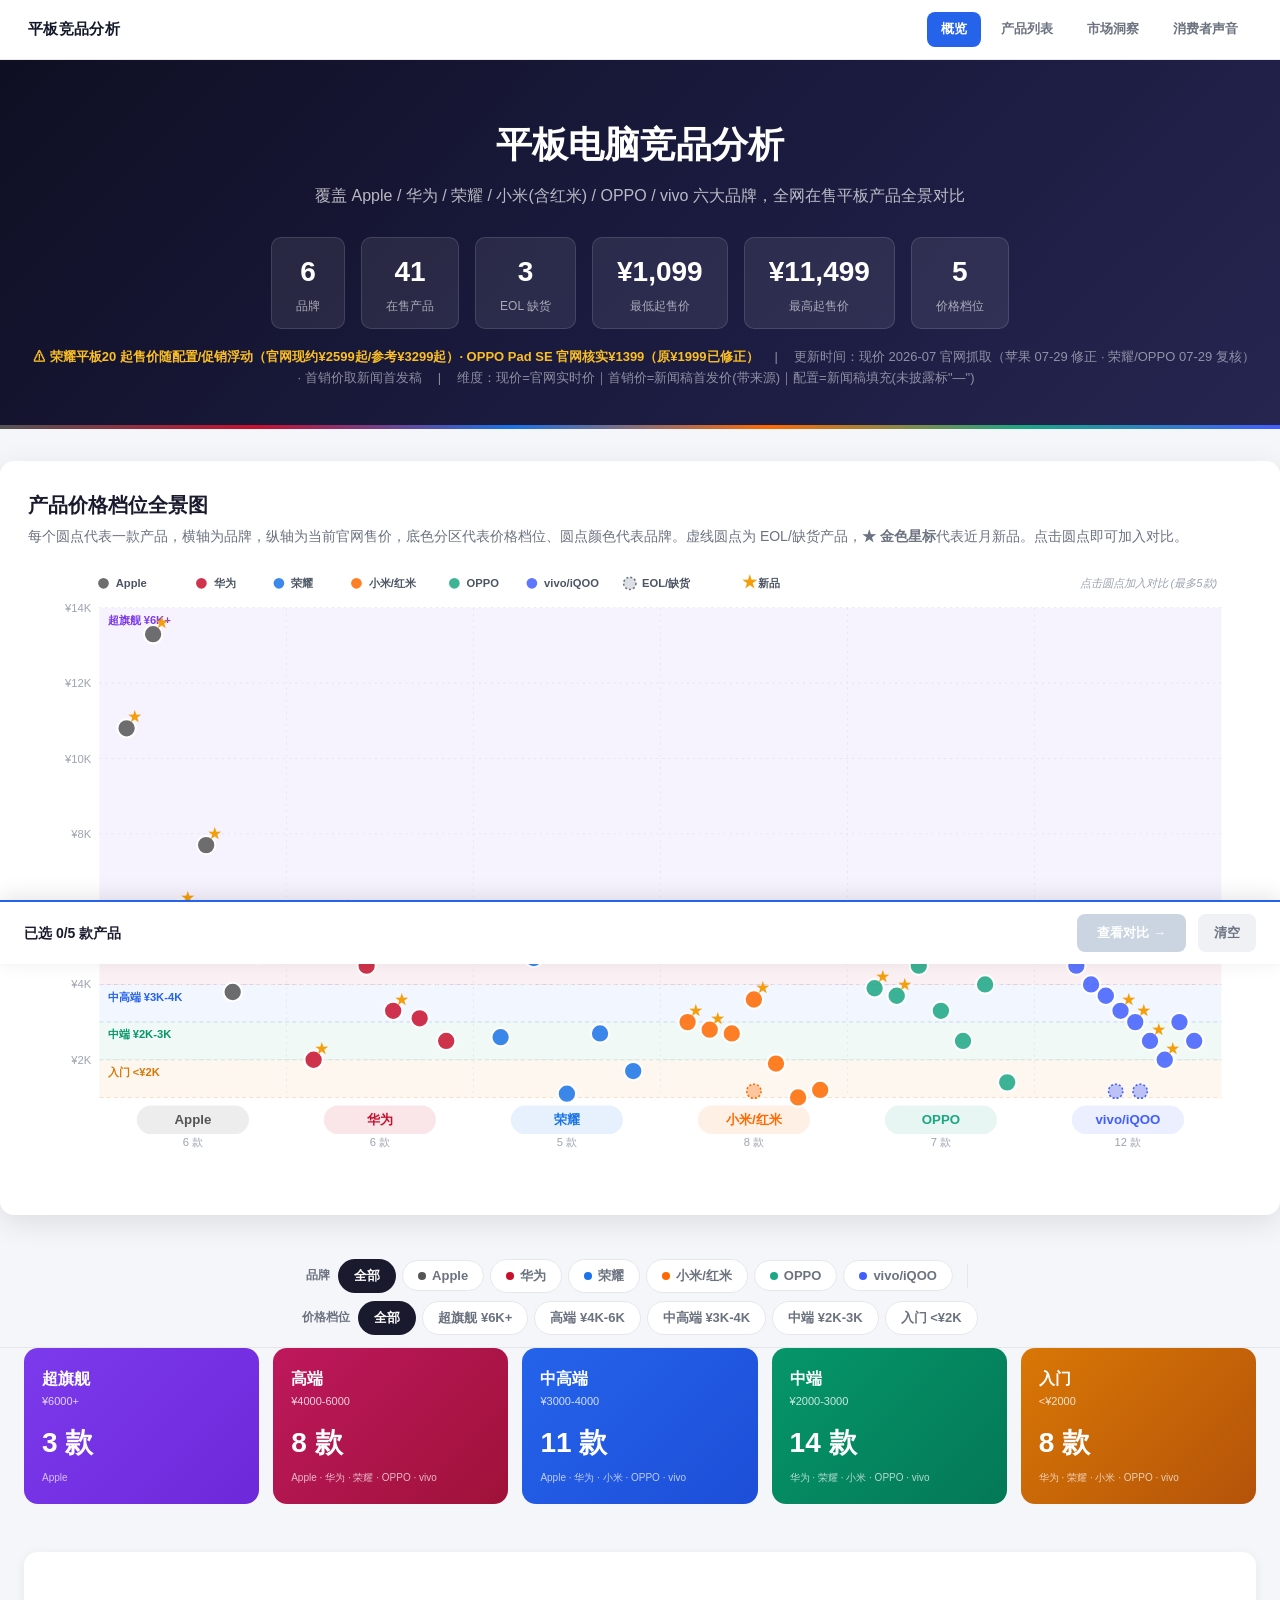
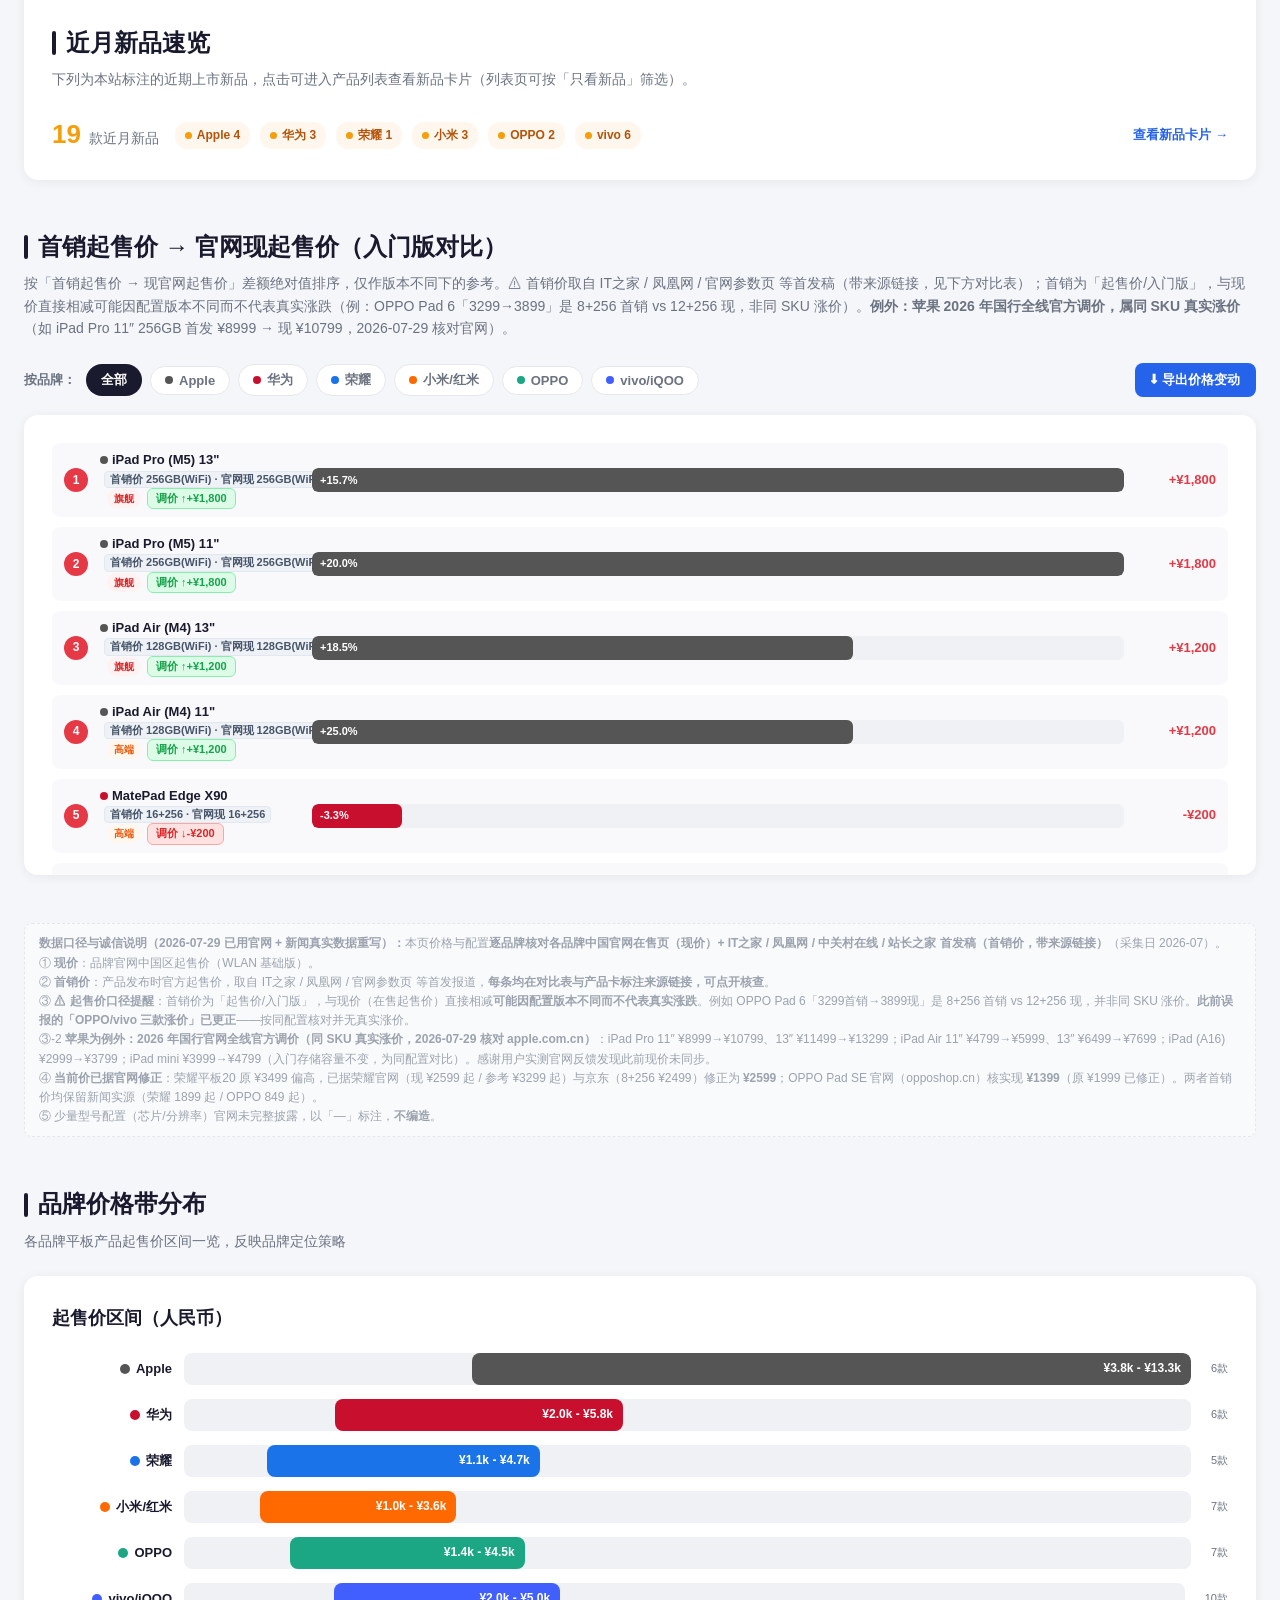
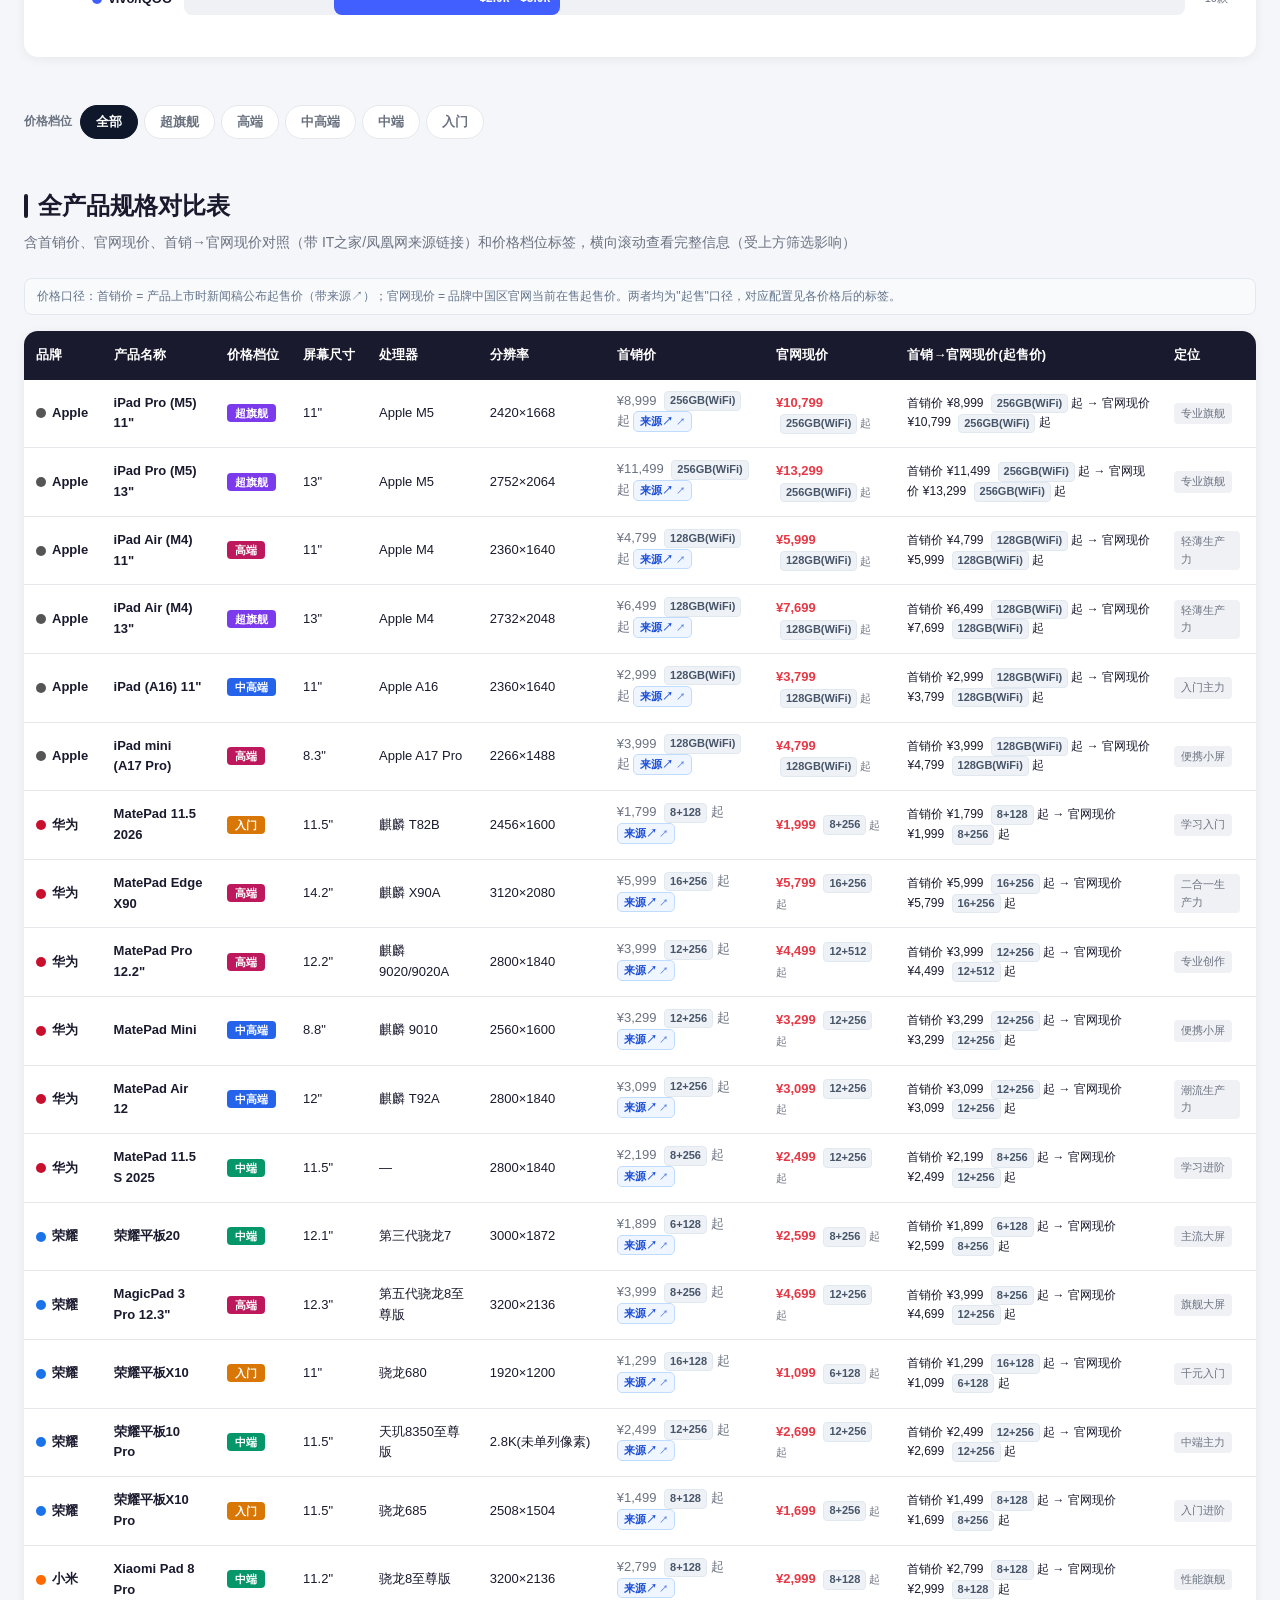
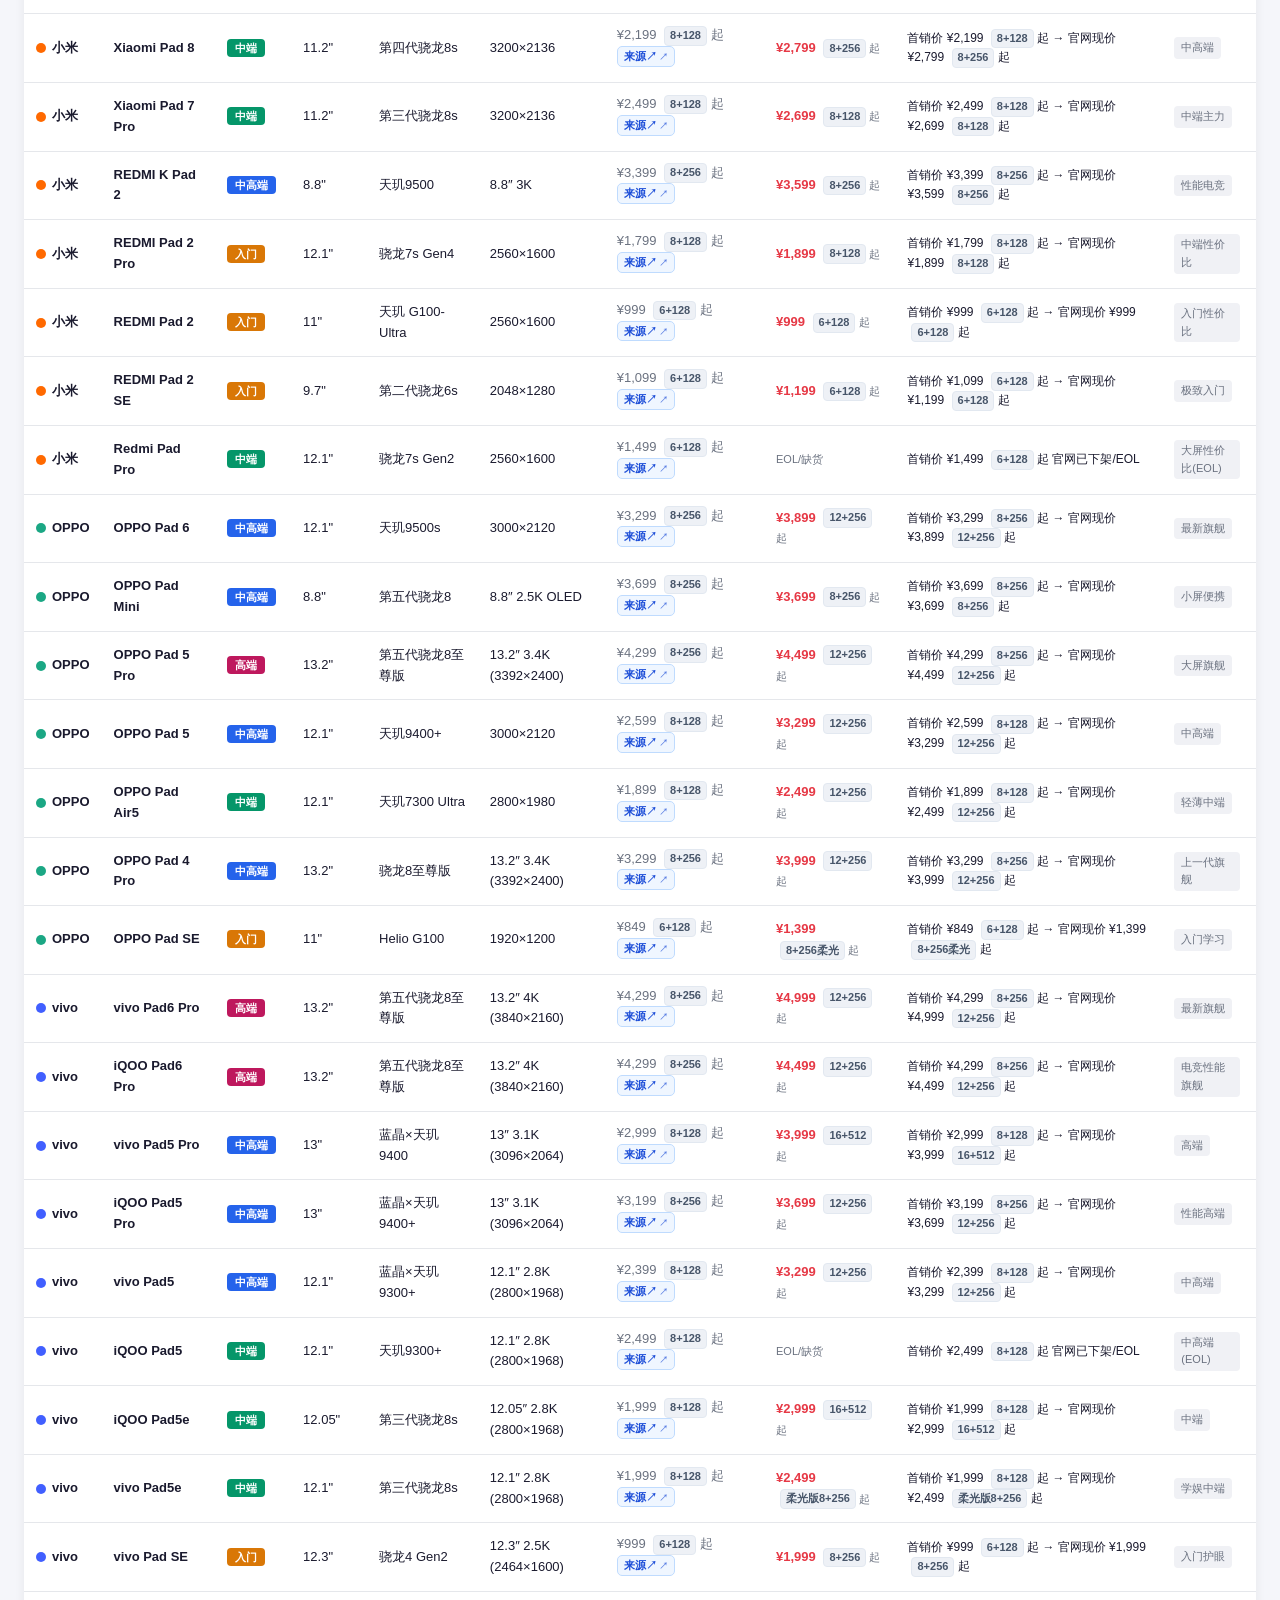
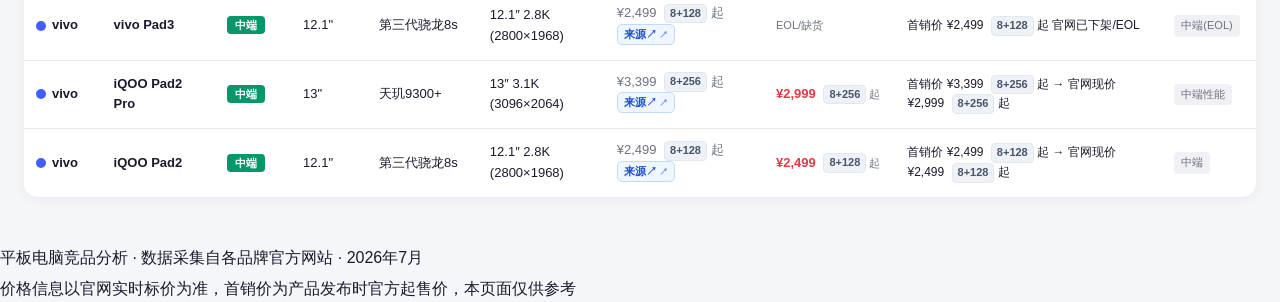
<file: index.html>
<!DOCTYPE html>
<html lang="zh-CN">
<head>
<meta charset="UTF-8">
<meta name="viewport" content="width=device-width, initial-scale=1.0">
<title>平板电脑竞品分析 | 市场全景</title>
<link rel="stylesheet" href="styles.css?v=2">
</head>
<body>

<nav class="topnav">
  <div class="tn-brand">平板竞品分析</div>
  <div class="tn-links">
    <a href="index.html" class="tn-on">概览</a>
    <a href="products.html">产品列表</a>
    <a href="insights.html">市场洞察</a>
    <a href="voice.html">消费者声音</a>
  </div>
</nav>

<div class="header">
  <h1>平板电脑竞品分析</h1>
  <p class="subtitle">覆盖 Apple / 华为 / 荣耀 / 小米(含红米) / OPPO / vivo 六大品牌，全网在售平板产品全景对比</p>
  <div class="stats-bar">
    <div class="stat-item"><div class="num">6</div><div class="label">品牌</div></div>
    <div class="stat-item"><div class="num">41</div><div class="label">在售产品</div></div>
    <div class="stat-item"><div class="num">3</div><div class="label">EOL 缺货</div></div>
    <div class="stat-item"><div class="num">¥1,099</div><div class="label">最低起售价</div></div>
    <div class="stat-item"><div class="num">¥11,499</div><div class="label">最高起售价</div></div>
    <div class="stat-item"><div class="num">5</div><div class="label">价格档位</div></div>
  </div>
  <div class="meta"><span class="warn">⚠ 荣耀平板20 起售价随配置/促销浮动（官网现约¥2599起/参考¥3299起）· OPPO Pad SE 官网核实¥1399（原¥1999已修正）</span><span>|</span><span>更新时间：现价 2026-07 官网抓取（苹果 07-29 修正 · 荣耀/OPPO 07-29 复核）· 首销价取新闻首发稿</span><span>|</span><span>维度：现价=官网实时价｜首销价=新闻稿首发价(带来源)｜配置=新闻稿填充(未披露标"—")</span></div>
</div>

<div class="tier-ov">
  <div class="tier-ov-title">产品价格档位全景图</div>
  <div class="tier-ov-desc">每个圆点代表一款产品，横轴为品牌，纵轴为当前官网售价，底色分区代表价格档位、圆点颜色代表品牌。虚线圆点为 EOL/缺货产品，<strong>★ 金色星标</strong>代表近月新品。点击圆点即可加入对比。</div>
  <div class="tier-ov-chart" id="tierOvContainer">
    <div id="tierOv"></div>
    <div class="ov-tip" id="ovTip"></div>
  </div>
</div>

<div class="filter-bar" id="filterBar">
  <div class="filter-section">
    <span class="filter-label">品牌</span>
    <button class="filter-btn active" data-brand="all">全部</button>
    <button class="filter-btn" data-brand="apple"><span class="dot"></span>Apple</button>
    <button class="filter-btn" data-brand="huawei"><span class="dot"></span>华为</button>
    <button class="filter-btn" data-brand="honor"><span class="dot"></span>荣耀</button>
    <button class="filter-btn" data-brand="xiaomi"><span class="dot"></span>小米/红米</button>
    <button class="filter-btn" data-brand="oppo"><span class="dot"></span>OPPO</button>
    <button class="filter-btn" data-brand="vivo"><span class="dot"></span>vivo/iQOO</button>
  </div>
  <div class="filter-divider"></div>
  <div class="filter-section">
    <span class="filter-label">价格档位</span>
    <button class="filter-btn active" data-tier="all">全部</button>
    <button class="filter-btn" data-tier="ultra">超旗舰 ¥6K+</button>
    <button class="filter-btn" data-tier="flagship">高端 ¥4K-6K</button>
    <button class="filter-btn" data-tier="midhigh">中高端 ¥3K-4K</button>
    <button class="filter-btn" data-tier="mid">中端 ¥2K-3K</button>
    <button class="filter-btn" data-tier="entry">入门 <¥2K</button>
  </div>
</div>

<div class="container">
  <div class="tier-sum" id="tierSumGrid"></div>

  <div class="section new-summary" id="newSummary">
    <div class="section-title"><span class="icon"></span>近月新品速览</div>
    <p class="section-desc">下列为本站标注的近期上市新品，点击可进入产品列表查看新品卡片（列表页可按「只看新品」筛选）。</p>
    <div class="new-sum-body" id="newSumBody"></div>
  </div>

  <div class="section-title"><span class="icon"></span>首销起售价 → 官网现起售价（入门版对比）</div>
  <p class="section-desc">按「首销起售价 → 现官网起售价」差额绝对值排序，仅作版本不同下的参考。<span class="warn-inline">⚠ 首销价取自 IT之家 / 凤凰网 / 官网参数页 等首发稿（带来源链接，见下方对比表）；首销为「起售价/入门版」，与现价直接相减可能因配置版本不同而不代表真实涨跌（例：OPPO Pad 6「3299→3899」是 8+256 首销 vs 12+256 现，非同 SKU 涨价）。<strong>例外：苹果 2026 年国行全线官方调价，属同 SKU 真实涨价</strong>（如 iPad Pro 11″ 256GB 首发 ¥8999 → 现 ¥10799，2026-07-29 核对官网）。</span></p>
  <div class="drop-toolbar">
    <div class="drop-brand-bar" id="dropBrandBar"></div>
    <button class="btn-export-blue" id="exportDropBtn" onclick="exportDrop()" title="导出当前品牌筛选下的价格变动数据（CSV，可直接用 Excel 打开）">⬇ 导出价格变动</button>
  </div>
  <div class="drop-chart-section"><div id="dropChart"></div></div>
  <p class="data-note"><strong>数据口径与诚信说明（2026-07-29 已用官网 + 新闻真实数据重写）：</strong>本页价格与配置<strong>逐品牌核对各品牌中国官网在售页（现价）+ IT之家 / 凤凰网 / 中关村在线 / 站长之家 首发稿（首销价，带来源链接）</strong>（采集日 2026-07）。<br>① <strong>现价</strong>：品牌官网中国区起售价（WLAN 基础版）。<br>② <strong>首销价</strong>：产品发布时官方起售价，取自 IT之家 / 凤凰网 / 官网参数页 等首发报道，<strong>每条均在对比表与产品卡标注来源链接，可点开核查</strong>。<br>③ <strong>⚠ 起售价口径提醒</strong>：首销价为「起售价/入门版」，与现价（在售起售价）直接相减<strong>可能因配置版本不同而不代表真实涨跌</strong>。例如 OPPO Pad 6「3299首销→3899现」是 8+256 首销 vs 12+256 现，并非同 SKU 涨价。<strong>此前误报的「OPPO/vivo 三款涨价」已更正</strong>——按同配置核对并无真实涨价。<br>③-2 <strong>苹果为例外：2026 年国行官网全线官方调价（同 SKU 真实涨价，2026-07-29 核对 apple.com.cn）</strong>：iPad Pro 11″ ¥8999→¥10799、13″ ¥11499→¥13299；iPad Air 11″ ¥4799→¥5999、13″ ¥6499→¥7699；iPad (A16) ¥2999→¥3799；iPad mini ¥3999→¥4799（入门存储容量不变，为同配置对比）。感谢用户实测官网反馈发现此前现价未同步。<br>④ <strong>当前价已据官网修正</strong>：荣耀平板20 原 ¥3499 偏高，已据荣耀官网（现 ¥2599 起 / 参考 ¥3299 起）与京东（8+256 ¥2499）修正为 <strong>¥2599</strong>；OPPO Pad SE 官网（opposhop.cn）核实现 <strong>¥1399</strong>（原 ¥1999 已修正）。两者首销价均保留新闻实源（荣耀 1899 起 / OPPO 849 起）。<br>⑤ 少量型号配置（芯片/分辨率）官网未完整披露，以「—」标注，<strong>不编造</strong>。</p>

  <div class="section-title"><span class="icon"></span>品牌价格带分布</div>
  <p class="section-desc">各品牌平板产品起售价区间一览，反映品牌定位策略</p>
  <div class="price-chart-section"><div class="price-chart-title">起售价区间（人民币）</div><div id="priceChart"></div></div>

  <div class="filter-section" id="tableTierBar"></div>
  <div class="section-title"><span class="icon"></span>全产品规格对比表</div>
  <p class="section-desc">含首销价、官网现价、首销→官网现价对照（带 IT之家/凤凰网来源链接）和价格档位标签，横向滚动查看完整信息（受上方筛选影响）</p>
  <div class="price-legend">价格口径：首销价 = 产品上市时新闻稿公布起售价（带来源↗）；官网现价 = 品牌中国区官网当前在售起售价。两者均为"起售"口径，对应配置见各价格后的标签。</div>
  <div class="table-wrapper">
    <table id="cmpTable"><thead><tr>
      <th>品牌</th><th>产品名称</th><th>价格档位</th><th>屏幕尺寸</th><th>处理器</th><th>分辨率</th><th>首销价</th><th>官网现价</th><th>首销→官网现价(起售价)</th><th>定位</th>
    </tr></thead><tbody id="tableBody"></tbody></table>
  </div>
</div>

<div class="compare-tray" id="cmpTray">
  <div class="compare-tray-info">已选 <strong id="cmpCountTray">0</strong>/5 款产品</div>
  <div class="compare-tray-items" id="cmpItems"></div>
  <button class="btn-go-cmp disabled" id="goCompare" onclick="if(compareList.length>0)location.href='compare.html'">查看对比 →</button>
  <button class="btn-clear" onclick="clearCompare()">清空</button>
</div>

<div class="footer">
  <p>平板电脑竞品分析 · 数据采集自各品牌官方网站 · 2026年7月</p>
  <p style="margin-top:6px;">价格信息以官网实时标价为准，首销价为产品发布时官方起售价，本页面仅供参考</p>
</div>

<script src="data.js?v=2"></script>
<script>
// ===== Page 1: overview dashboard =====
renderTierOv();renderTierSum();renderTable();renderPriceChart();renderDropChart();renderNewSummary();setupFilterBar();renderTableTierBar();updateCompareUI();
</script>
</body>
</html>
</file>
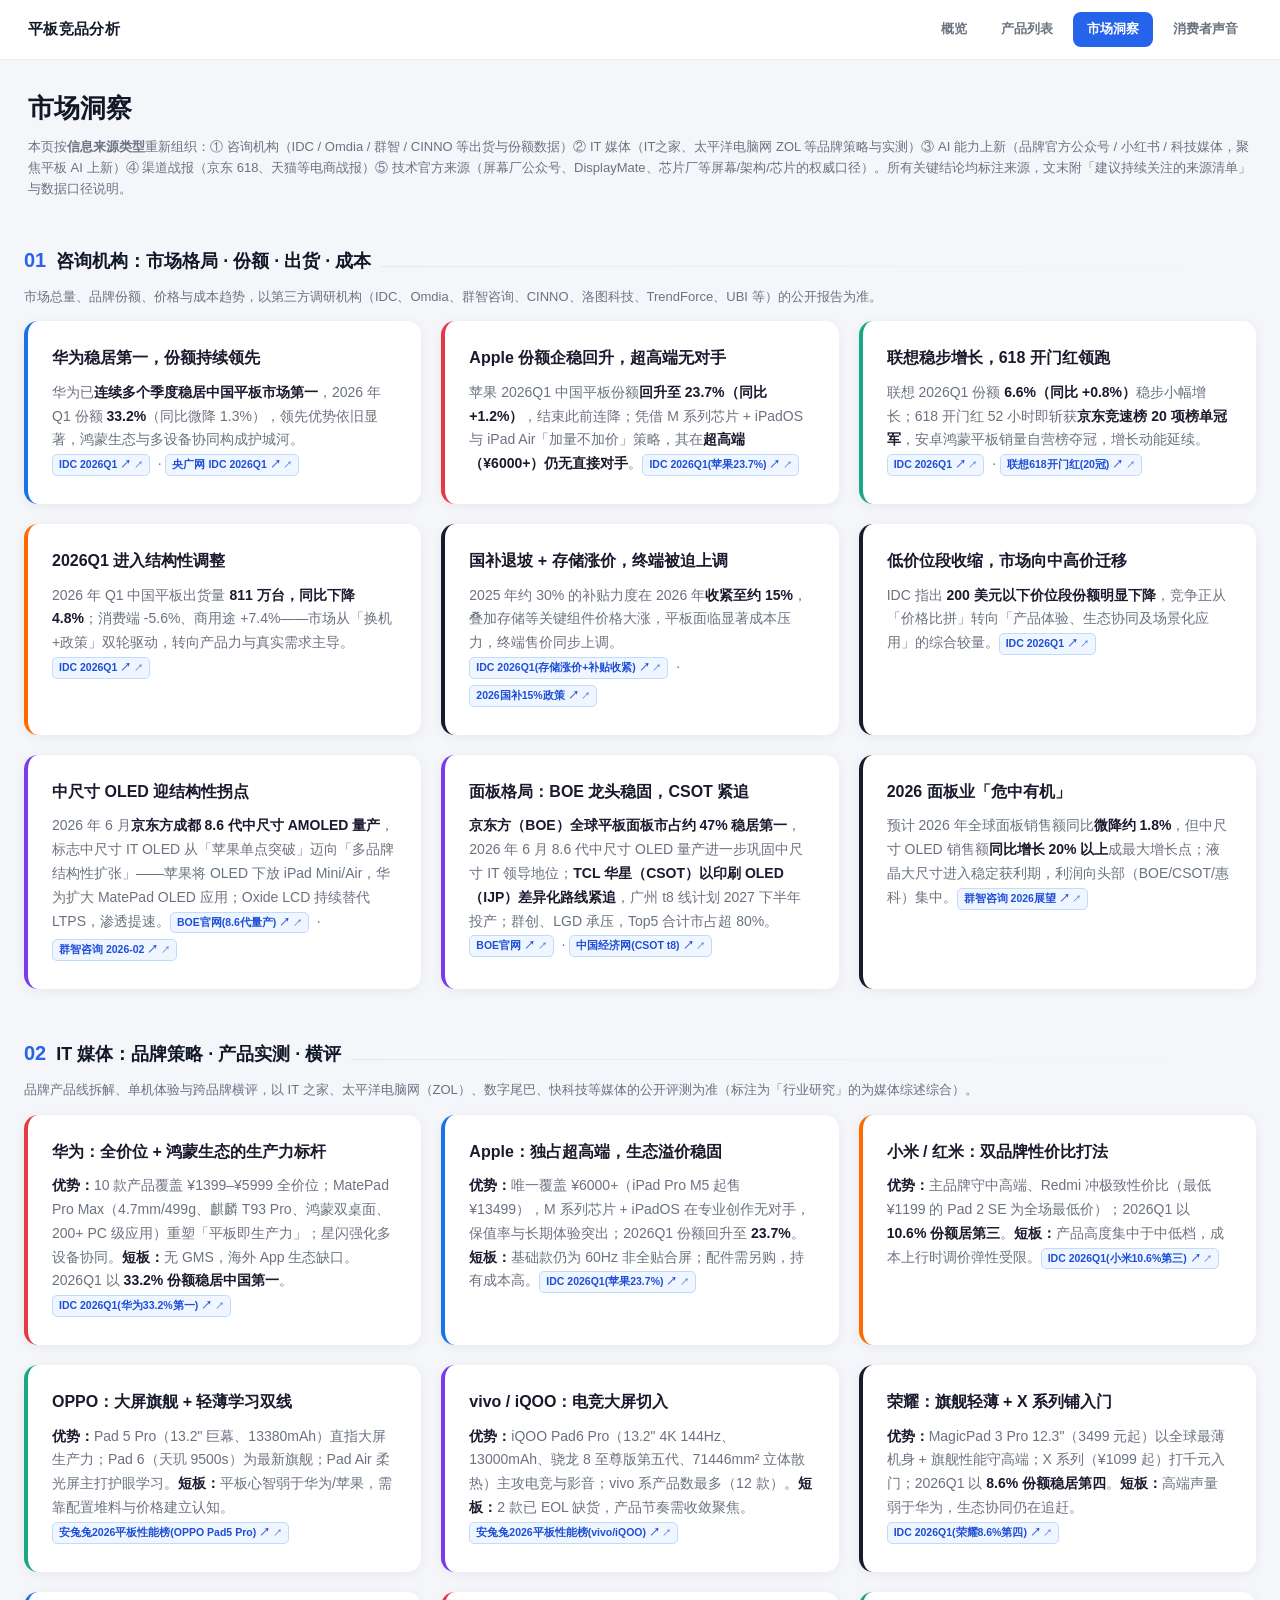
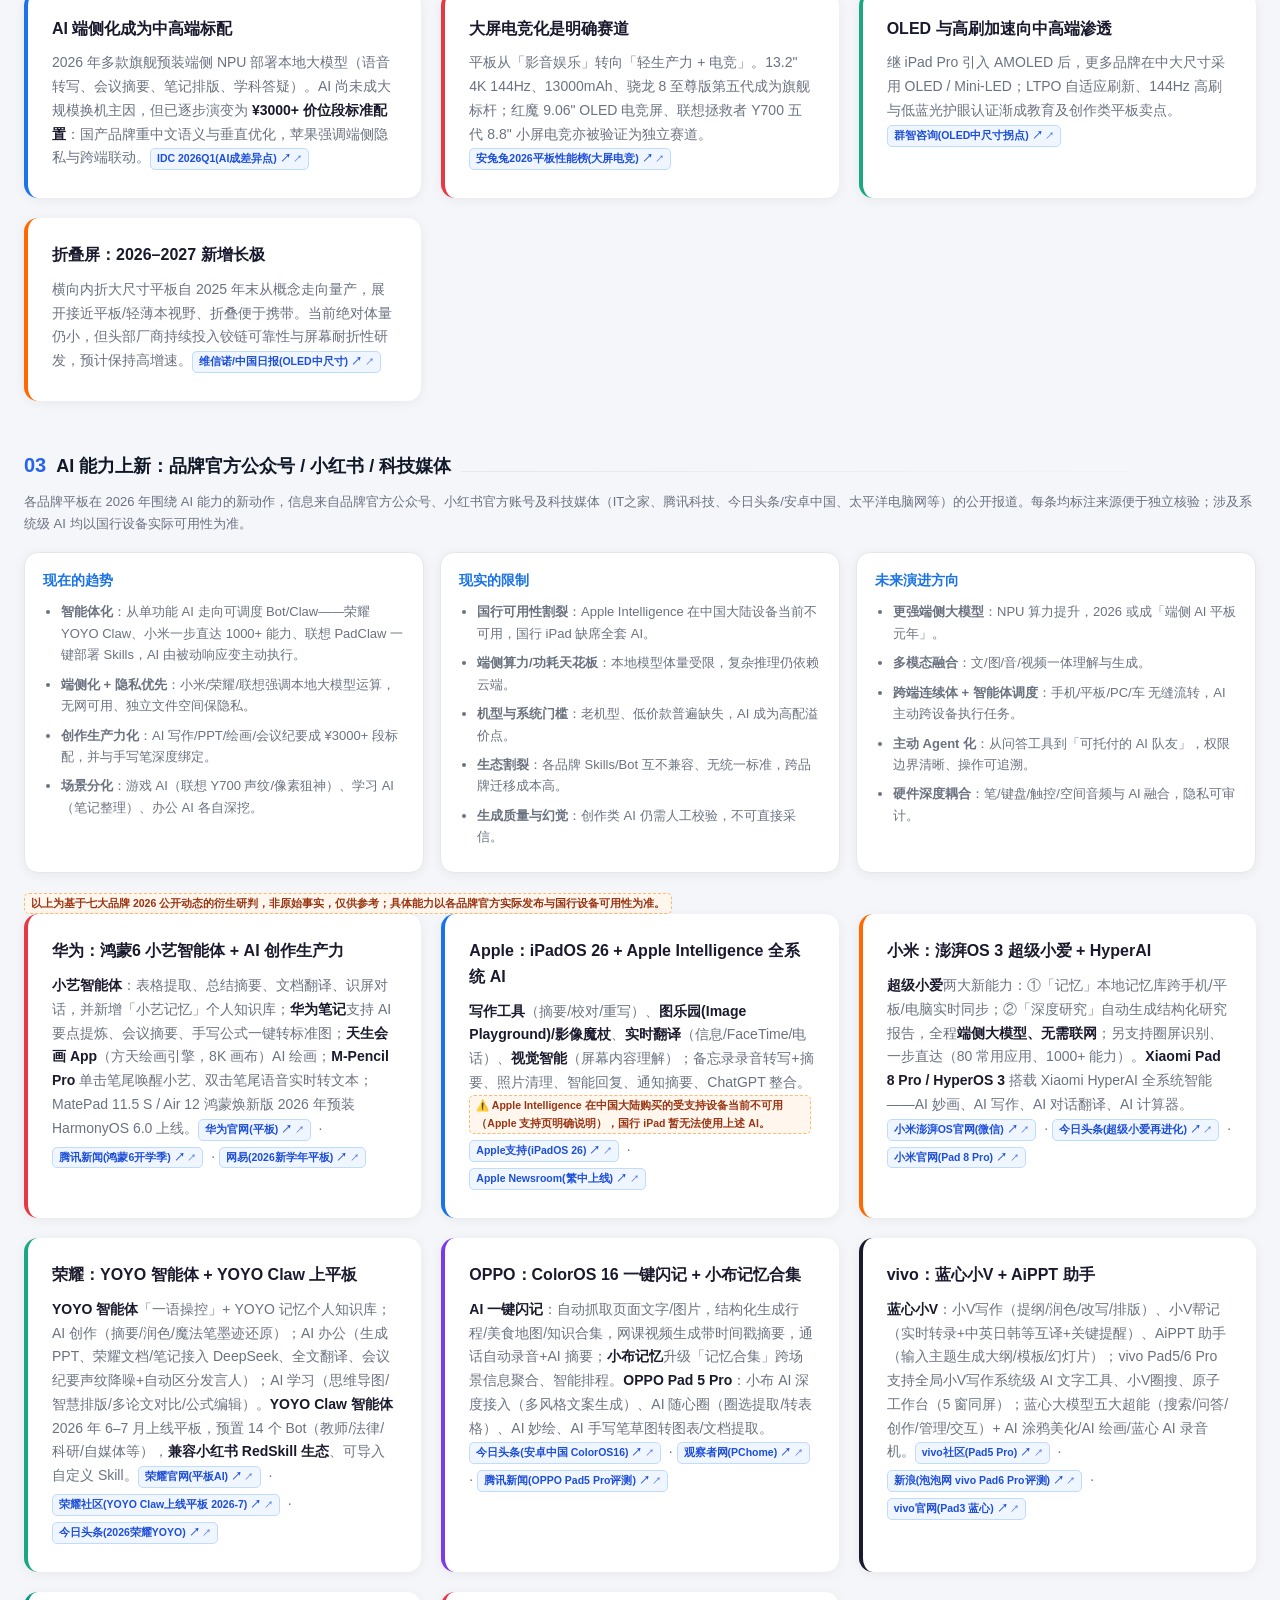
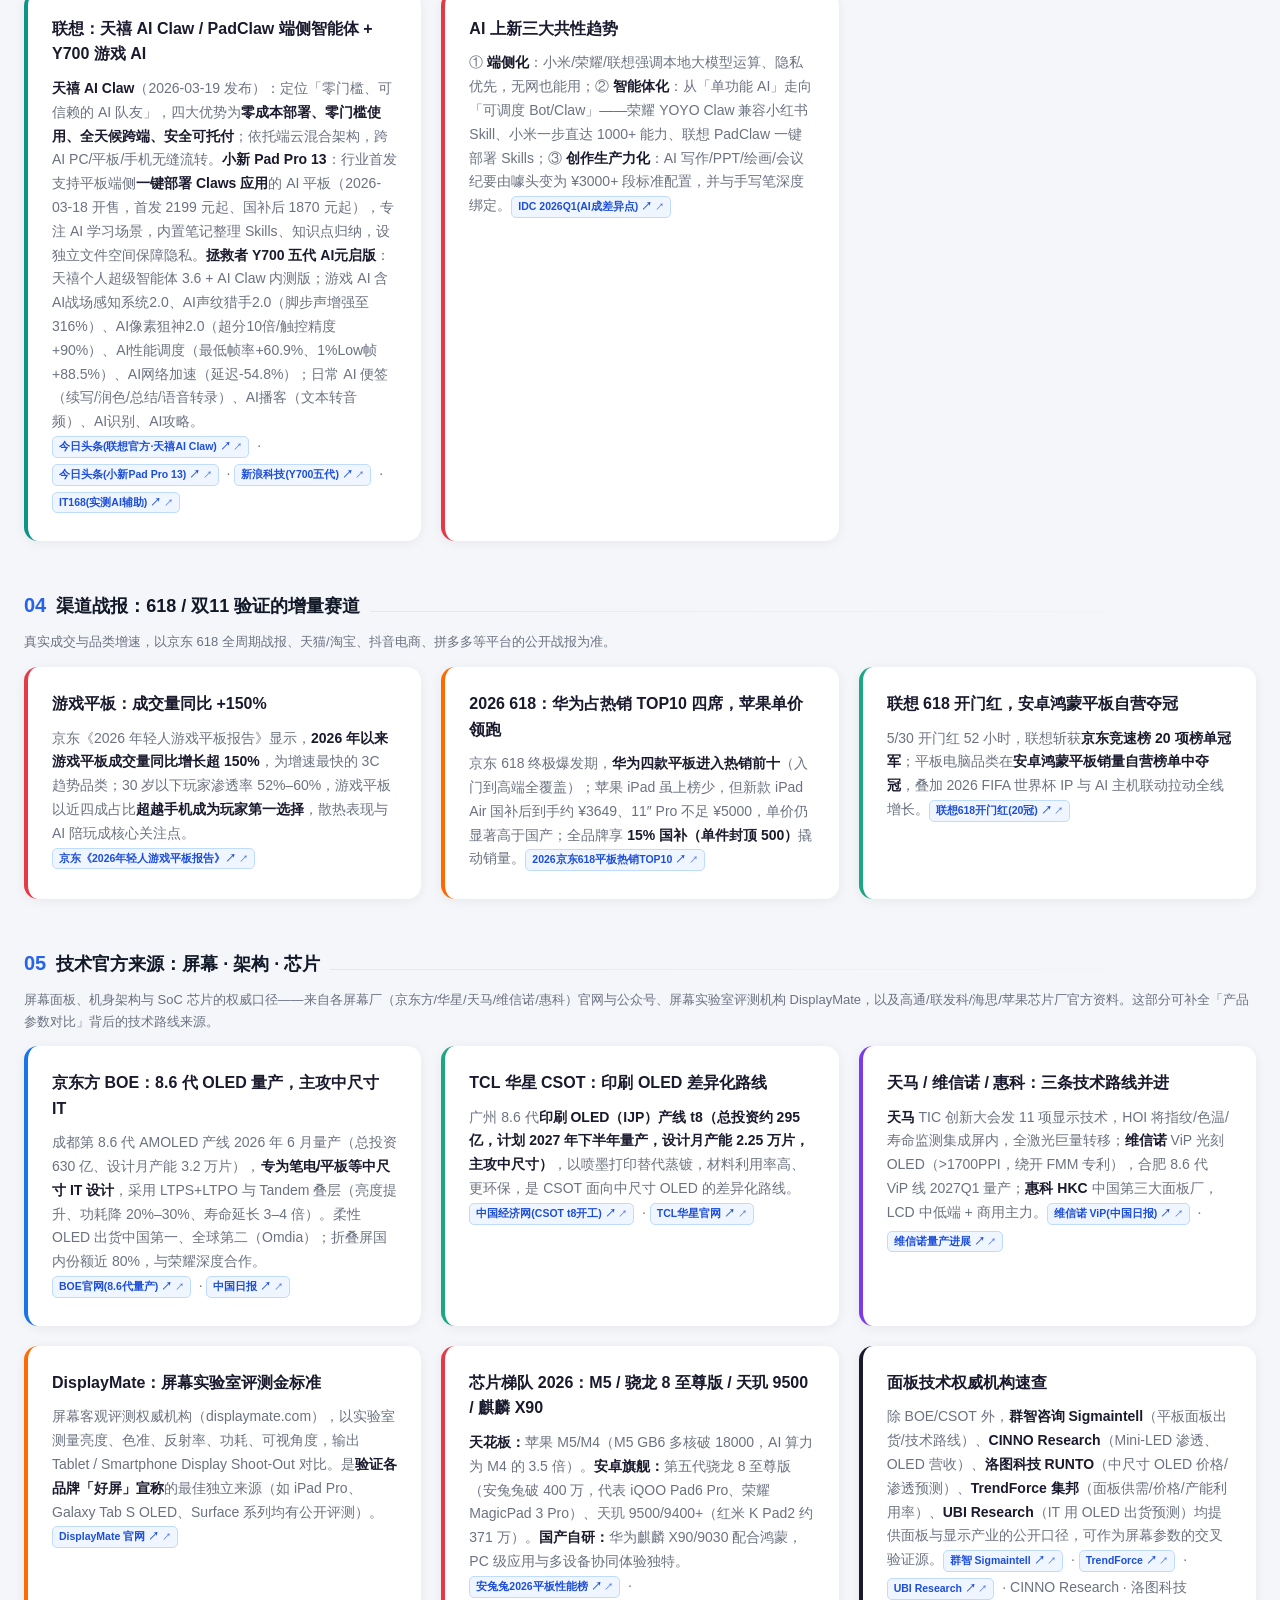
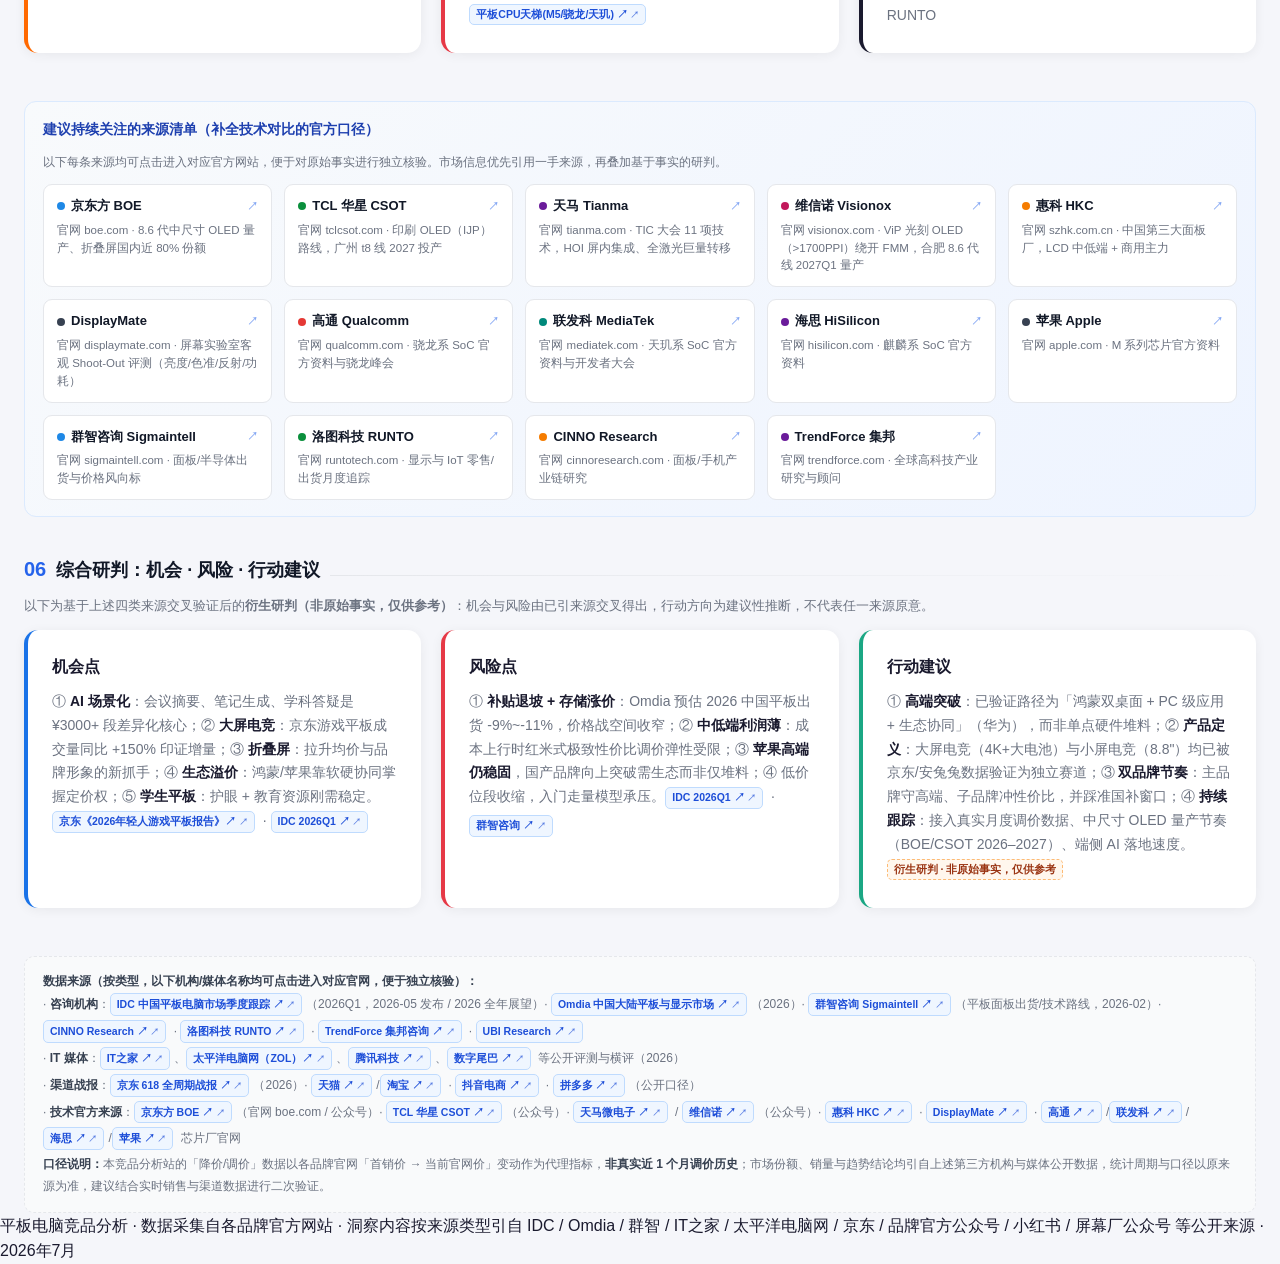
<file: insights.html>
<!DOCTYPE html>
<html lang="zh-CN">
<head>
<meta charset="UTF-8">
<meta name="viewport" content="width=device-width, initial-scale=1.0">
<title>市场洞察 | 平板电脑竞品分析</title>
<link rel="stylesheet" href="styles.css?v=2">
</head>
<body>

<nav class="topnav">
  <div class="tn-brand">平板竞品分析</div>
  <div class="tn-links">
    <a href="index.html">概览</a>
    <a href="products.html">产品列表</a>
    <a href="insights.html" class="tn-on">市场洞察</a>
    <a href="voice.html">消费者声音</a>
  </div>
</nav>

<div class="page-head">
  <h1>市场洞察</h1>
  <p class="subtitle">本页按<strong>信息来源类型</strong>重新组织：① 咨询机构（IDC / Omdia / 群智 / CINNO 等出货与份额数据）② IT 媒体（IT之家、太平洋电脑网 ZOL 等品牌策略与实测）③ AI 能力上新（品牌官方公众号 / 小红书 / 科技媒体，聚焦平板 AI 上新）④ 渠道战报（京东 618、天猫等电商战报）⑤ 技术官方来源（屏幕厂公众号、DisplayMate、芯片厂等屏幕/架构/芯片的权威口径）。所有关键结论均标注来源，文末附「建议持续关注的来源清单」与数据口径说明。</p>
</div>

<div class="container">

  <!-- 一、咨询机构 -->
  <div class="cat-head"><span class="cat-num">01</span><span class="cat-ttl">咨询机构：市场格局 · 份额 · 出货 · 成本</span><span class="cat-ln"></span></div>
  <div class="cat-desc">市场总量、品牌份额、价格与成本趋势，以第三方调研机构（IDC、Omdia、群智咨询、CINNO、洛图科技、TrendForce、UBI 等）的公开报告为准。</div>
  <div class="insights-grid">
    <div class="insight-card blue"><div class="insight-title">华为稳居第一，份额持续领先</div><div class="insight-body">华为已<strong>连续多个季度稳居中国平板市场第一</strong>，2026 年 Q1 份额 <strong>33.2%</strong>（同比微降 1.3%），领先优势依旧显著，鸿蒙生态与多设备协同构成护城河。<a class="src-link" href="https://www.ithome.com/0/952/221.htm" target="_blank" rel="noopener">IDC 2026Q1 ↗</a> · <a class="src-link" href="https://www.cnr.cn/mspd/zhsh/20260523/t20260523_527632236.shtml" target="_blank" rel="noopener">央广网 IDC 2026Q1 ↗</a></div></div>
    <div class="insight-card red"><div class="insight-title">Apple 份额企稳回升，超高端无对手</div><div class="insight-body">苹果 2026Q1 中国平板份额<strong>回升至 23.7%（同比 +1.2%）</strong>，结束此前连降；凭借 M 系列芯片 + iPadOS 与 iPad Air「加量不加价」策略，其在<strong>超高端（¥6000+）仍无直接对手</strong>。<a class="src-link" href="https://www.ithome.com/0/952/221.htm" target="_blank" rel="noopener">IDC 2026Q1(苹果23.7%) ↗</a></div></div>
    <div class="insight-card green"><div class="insight-title">联想稳步增长，618 开门红领跑</div><div class="insight-body">联想 2026Q1 份额 <strong>6.6%（同比 +0.8%）</strong>稳步小幅增长；618 开门红 52 小时即斩获<strong>京东竞速榜 20 项榜单冠军</strong>，安卓鸿蒙平板销量自营榜夺冠，增长动能延续。<a class="src-link" href="https://www.ithome.com/0/952/221.htm" target="_blank" rel="noopener">IDC 2026Q1 ↗</a> · <a class="src-link" href="https://t.10jqka.com.cn/pid_635330367.shtml" target="_blank" rel="noopener">联想618开门红(20冠) ↗</a></div></div>
    <div class="insight-card orange"><div class="insight-title">2026Q1 进入结构性调整</div><div class="insight-body">2026 年 Q1 中国平板出货量 <strong>811 万台，同比下降 4.8%</strong>；消费端 -5.6%、商用途 +7.4%——市场从「换机+政策」双轮驱动，转向产品力与真实需求主导。<a class="src-link" href="https://new.qq.com/rain/a/20260519A05I4F00" target="_blank" rel="noopener">IDC 2026Q1 ↗</a></div></div>
    <div class="insight-card"><div class="insight-title">国补退坡 + 存储涨价，终端被迫上调</div><div class="insight-body">2025 年约 30% 的补贴力度在 2026 年<strong>收紧至约 15%</strong>，叠加存储等关键组件价格大涨，平板面临显著成本压力，终端售价同步上调。<a class="src-link" href="https://new.qq.com/rain/a/20260519A05I4F00" target="_blank" rel="noopener">IDC 2026Q1(存储涨价+补贴收紧) ↗</a> · <a class="src-link" href="https://www.stcn.com/article/kx-tag-detail.html?tag=Bqb5zV2rDMkG" target="_blank" rel="noopener">2026国补15%政策 ↗</a></div></div>
    <div class="insight-card"><div class="insight-title">低价位段收缩，市场向中高价迁移</div><div class="insight-body">IDC 指出 <strong>200 美元以下价位段份额明显下降</strong>，竞争正从「价格比拼」转向「产品体验、生态协同及场景化应用」的综合较量。<a class="src-link" href="https://new.qq.com/rain/a/20260519A05I4F00" target="_blank" rel="noopener">IDC 2026Q1 ↗</a></div></div>
    <div class="insight-card purple"><div class="insight-title">中尺寸 OLED 迎结构性拐点</div><div class="insight-body">2026 年 6 月<strong>京东方成都 8.6 代中尺寸 AMOLED 量产</strong>，标志中尺寸 IT OLED 从「苹果单点突破」迈向「多品牌结构性扩张」——苹果将 OLED 下放 iPad Mini/Air，华为扩大 MatePad OLED 应用；Oxide LCD 持续替代 LTPS，渗透提速。<a class="src-link" href="https://m.boe.com/company/dynamic-ccd27064a69749e38bf083a2523a9df8" target="_blank" rel="noopener">BOE官网(8.6代量产) ↗</a> · <a class="src-link" href="https://new.qq.com/rain/a/20260204A069Z800" target="_blank" rel="noopener">群智咨询 2026-02 ↗</a></div></div>
    <div class="insight-card purple"><div class="insight-title">面板格局：BOE 龙头稳固，CSOT 紧追</div><div class="insight-body"><strong>京东方（BOE）全球平板面板市占约 47% 稳居第一</strong>，2026 年 6 月 8.6 代中尺寸 OLED 量产进一步巩固中尺寸 IT 领导地位；<strong>TCL 华星（CSOT）以印刷 OLED（IJP）差异化路线紧追</strong>，广州 t8 线计划 2027 下半年投产；群创、LGD 承压，Top5 合计市占超 80%。<a class="src-link" href="https://m.boe.com/company/dynamic-ccd27064a69749e38bf083a2523a9df8" target="_blank" rel="noopener">BOE官网 ↗</a> · <a class="src-link" href="https://www.cet.com.cn/itpd/itxw/10270442.shtml" target="_blank" rel="noopener">中国经济网(CSOT t8) ↗</a></div></div>
    <div class="insight-card"><div class="insight-title">2026 面板业「危中有机」</div><div class="insight-body">预计 2026 年全球面板销售额同比<strong>微降约 1.8%</strong>，但中尺寸 OLED 销售额<strong>同比增长 20% 以上</strong>成最大增长点；液晶大尺寸进入稳定获利期，利润向头部（BOE/CSOT/惠科）集中。<a class="src-link" href="https://new.qq.com/rain/a/20260204A069Z800" target="_blank" rel="noopener">群智咨询 2026展望 ↗</a></div></div>
  </div>

  <!-- 二、IT 媒体 -->
  <div class="cat-head"><span class="cat-num">02</span><span class="cat-ttl">IT 媒体：品牌策略 · 产品实测 · 横评</span><span class="cat-ln"></span></div>
  <div class="cat-desc">品牌产品线拆解、单机体验与跨品牌横评，以 IT 之家、太平洋电脑网（ZOL）、数字尾巴、快科技等媒体的公开评测为准（标注为「行业研究」的为媒体综述综合）。</div>
  <div class="insights-grid">
    <div class="insight-card red"><div class="insight-title">华为：全价位 + 鸿蒙生态的生产力标杆</div><div class="insight-body"><strong>优势：</strong>10 款产品覆盖 ¥1399–¥5999 全价位；MatePad Pro Max（4.7mm/499g、麒麟 T93 Pro、鸿蒙双桌面、200+ PC 级应用）重塑「平板即生产力」；星闪强化多设备协同。<strong>短板：</strong>无 GMS，海外 App 生态缺口。2026Q1 以 <strong>33.2% 份额稳居中国第一</strong>。<a class="src-link" href="https://www.ithome.com/0/952/221.htm" target="_blank" rel="noopener">IDC 2026Q1(华为33.2%第一) ↗</a></div></div>
    <div class="insight-card blue"><div class="insight-title">Apple：独占超高端，生态溢价稳固</div><div class="insight-body"><strong>优势：</strong>唯一覆盖 ¥6000+（iPad Pro M5 起售 ¥13499），M 系列芯片 + iPadOS 在专业创作无对手，保值率与长期体验突出；2026Q1 份额回升至 <strong>23.7%</strong>。<strong>短板：</strong>基础款仍为 60Hz 非全贴合屏；配件需另购，持有成本高。<a class="src-link" href="https://www.ithome.com/0/952/221.htm" target="_blank" rel="noopener">IDC 2026Q1(苹果23.7%) ↗</a></div></div>
    <div class="insight-card orange"><div class="insight-title">小米 / 红米：双品牌性价比打法</div><div class="insight-body"><strong>优势：</strong>主品牌守中高端、Redmi 冲极致性价比（最低 ¥1199 的 Pad 2 SE 为全场最低价）；2026Q1 以 <strong>10.6% 份额居第三</strong>。<strong>短板：</strong>产品高度集中于中低档，成本上行时调价弹性受限。<a class="src-link" href="https://www.ithome.com/0/952/221.htm" target="_blank" rel="noopener">IDC 2026Q1(小米10.6%第三) ↗</a></div></div>
    <div class="insight-card green"><div class="insight-title">OPPO：大屏旗舰 + 轻薄学习双线</div><div class="insight-body"><strong>优势：</strong>Pad 5 Pro（13.2" 巨幕、13380mAh）直指大屏生产力；Pad 6（天玑 9500s）为最新旗舰；Pad Air 柔光屏主打护眼学习。<strong>短板：</strong>平板心智弱于华为/苹果，需靠配置堆料与价格建立认知。<a class="src-link" href="https://h5.ifeng.com/c/vivoArticle/v002tPV3vIYRQodTRNgKEtBc7wHv--d1oIPH4bJAqNR2ryTY__?isNews=1&showComments=0" target="_blank" rel="noopener">安兔兔2026平板性能榜(OPPO Pad5 Pro) ↗</a></div></div>
    <div class="insight-card purple"><div class="insight-title">vivo / iQOO：电竞大屏切入</div><div class="insight-body"><strong>优势：</strong>iQOO Pad6 Pro（13.2" 4K 144Hz、13000mAh、骁龙 8 至尊版第五代、71446mm² 立体散热）主攻电竞与影音；vivo 系产品数最多（12 款）。<strong>短板：</strong>2 款已 EOL 缺货，产品节奏需收敛聚焦。<a class="src-link" href="https://h5.ifeng.com/c/vivoArticle/v002tPV3vIYRQodTRNgKEtBc7wHv--d1oIPH4bJAqNR2ryTY__?isNews=1&showComments=0" target="_blank" rel="noopener">安兔兔2026平板性能榜(vivo/iQOO) ↗</a></div></div>
    <div class="insight-card"><div class="insight-title">荣耀：旗舰轻薄 + X 系列铺入门</div><div class="insight-body"><strong>优势：</strong>MagicPad 3 Pro 12.3"（3499 元起）以全球最薄机身 + 旗舰性能守高端；X 系列（¥1099 起）打千元入门；2026Q1 以 <strong>8.6% 份额稳居第四</strong>。<strong>短板：</strong>高端声量弱于华为，生态协同仍在追赶。<a class="src-link" href="https://www.ithome.com/0/952/221.htm" target="_blank" rel="noopener">IDC 2026Q1(荣耀8.6%第四) ↗</a></div></div>
    <div class="insight-card blue"><div class="insight-title">AI 端侧化成为中高端标配</div><div class="insight-body">2026 年多款旗舰预装端侧 NPU 部署本地大模型（语音转写、会议摘要、笔记排版、学科答疑）。AI 尚未成大规模换机主因，但已逐步演变为 <strong>¥3000+ 价位段标准配置</strong>：国产品牌重中文语义与垂直优化，苹果强调端侧隐私与跨端联动。<a class="src-link" href="https://new.qq.com/rain/a/20260519A05I4F00" target="_blank" rel="noopener">IDC 2026Q1(AI成差异点) ↗</a></div></div>
    <div class="insight-card red"><div class="insight-title">大屏电竞化是明确赛道</div><div class="insight-body">平板从「影音娱乐」转向「轻生产力 + 电竞」。13.2" 4K 144Hz、13000mAh、骁龙 8 至尊版第五代成为旗舰标杆；红魔 9.06" OLED 电竞屏、联想拯救者 Y700 五代 8.8" 小屏电竞亦被验证为独立赛道。<a class="src-link" href="https://h5.ifeng.com/c/vivoArticle/v002tPV3vIYRQodTRNgKEtBc7wHv--d1oIPH4bJAqNR2ryTY__?isNews=1&showComments=0" target="_blank" rel="noopener">安兔兔2026平板性能榜(大屏电竞) ↗</a></div></div>
    <div class="insight-card green"><div class="insight-title">OLED 与高刷加速向中高端渗透</div><div class="insight-body">继 iPad Pro 引入 AMOLED 后，更多品牌在中大尺寸采用 OLED / Mini-LED；LTPO 自适应刷新、144Hz 高刷与低蓝光护眼认证渐成教育及创作类平板卖点。<a class="src-link" href="https://www.zhitongcaijing.com/content/detail/1401644.html" target="_blank" rel="noopener">群智咨询(OLED中尺寸拐点) ↗</a></div></div>
    <div class="insight-card orange"><div class="insight-title">折叠屏：2026–2027 新增长极</div><div class="insight-body">横向内折大尺寸平板自 2025 年末从概念走向量产，展开接近平板/轻薄本视野、折叠便于携带。当前绝对体量仍小，但头部厂商持续投入铰链可靠性与屏幕耐折性研发，预计保持高增速。<a class="src-link" href="https://tech.chinadaily.com.cn/a/202512/03/WS6930025ba310942cc4994c9c.html" target="_blank" rel="noopener">维信诺/中国日报(OLED中尺寸) ↗</a></div></div>
  </div>

  <!-- 三、AI 能力上新 -->
  <div class="cat-head"><span class="cat-num">03</span><span class="cat-ttl">AI 能力上新：品牌官方公众号 / 小红书 / 科技媒体</span><span class="cat-ln"></span></div>
  <div class="cat-desc">各品牌平板在 2026 年围绕 AI 能力的新动作，信息来自品牌官方公众号、小红书官方账号及科技媒体（IT之家、腾讯科技、今日头条/安卓中国、太平洋电脑网等）的公开报道。每条均标注来源便于独立核验；涉及系统级 AI 均以国行设备实际可用性为准。</div>
  <div class="ai-overview">
    <div class="ai-ov-col"><div class="ai-ov-h">现在的趋势</div><ul>
      <li><strong>智能体化</strong>：从单功能 AI 走向可调度 Bot/Claw——荣耀 YOYO Claw、小米一步直达 1000+ 能力、联想 PadClaw 一键部署 Skills，AI 由被动响应变主动执行。</li>
      <li><strong>端侧化 + 隐私优先</strong>：小米/荣耀/联想强调本地大模型运算，无网可用、独立文件空间保隐私。</li>
      <li><strong>创作生产力化</strong>：AI 写作/PPT/绘画/会议纪要成 ¥3000+ 段标配，并与手写笔深度绑定。</li>
      <li><strong>场景分化</strong>：游戏 AI（联想 Y700 声纹/像素狙神）、学习 AI（笔记整理）、办公 AI 各自深挖。</li>
    </ul></div>
    <div class="ai-ov-col"><div class="ai-ov-h">现实的限制</div><ul>
      <li><strong>国行可用性割裂</strong>：Apple Intelligence 在中国大陆设备当前不可用，国行 iPad 缺席全套 AI。</li>
      <li><strong>端侧算力/功耗天花板</strong>：本地模型体量受限，复杂推理仍依赖云端。</li>
      <li><strong>机型与系统门槛</strong>：老机型、低价款普遍缺失，AI 成为高配溢价点。</li>
      <li><strong>生态割裂</strong>：各品牌 Skills/Bot 互不兼容、无统一标准，跨品牌迁移成本高。</li>
      <li><strong>生成质量与幻觉</strong>：创作类 AI 仍需人工校验，不可直接采信。</li>
    </ul></div>
    <div class="ai-ov-col"><div class="ai-ov-h">未来演进方向</div><ul>
      <li><strong>更强端侧大模型</strong>：NPU 算力提升，2026 或成「端侧 AI 平板元年」。</li>
      <li><strong>多模态融合</strong>：文/图/音/视频一体理解与生成。</li>
      <li><strong>跨端连续体 + 智能体调度</strong>：手机/平板/PC/车 无缝流转，AI 主动跨设备执行任务。</li>
      <li><strong>主动 Agent 化</strong>：从问答工具到「可托付的 AI 队友」，权限边界清晰、操作可追溯。</li>
      <li><strong>硬件深度耦合</strong>：笔/键盘/触控/空间音频与 AI 融合，隐私可审计。</li>
    </ul></div>
  </div>
  <p class="src-note" style="margin:14px 0 0">以上为基于七大品牌 2026 公开动态的<strong>衍生研判</strong>，非原始事实，仅供参考；具体能力以各品牌官方实际发布与国行设备可用性为准。</p>
  <div class="insights-grid">
    <div class="insight-card red"><div class="insight-title">华为：鸿蒙6 小艺智能体 + AI 创作生产力</div><div class="insight-body"><strong>小艺智能体</strong>：表格提取、总结摘要、文档翻译、识屏对话，并新增「小艺记忆」个人知识库；<strong>华为笔记</strong>支持 AI 要点提炼、会议摘要、手写公式一键转标准图；<strong>天生会画 App</strong>（方天绘画引擎，8K 画布）AI 绘画；<strong>M-Pencil Pro</strong> 单击笔尾唤醒小艺、双击笔尾语音实时转文本；MatePad 11.5 S / Air 12 鸿蒙焕新版 2026 年预装 HarmonyOS 6.0 上线。<a class="src-link" href="https://consumer.huawei.com/cn/tablets" target="_blank" rel="noopener">华为官网(平板) ↗</a> · <a class="src-link" href="https://new.qq.com/rain/a/20260305A066AR00" target="_blank" rel="noopener">腾讯新闻(鸿蒙6开学季) ↗</a> · <a class="src-link" href="https://www.163.com/dy/article/KN92UOAO051189P5.html" target="_blank" rel="noopener">网易(2026新学年平板) ↗</a></div></div>
    <div class="insight-card blue"><div class="insight-title">Apple：iPadOS 26 + Apple Intelligence 全系统 AI</div><div class="insight-body"><strong>写作工具</strong>（摘要/校对/重写）、<strong>图乐园(Image Playground)/影像魔杖</strong>、<strong>实时翻译</strong>（信息/FaceTime/电话）、<strong>视觉智能</strong>（屏幕内容理解）；备忘录录音转写+摘要、照片清理、智能回复、通知摘要、ChatGPT 整合。<em class="src-note">⚠️ Apple Intelligence 在中国大陆购买的受支持设备当前不可用（Apple 支持页明确说明），国行 iPad 暂无法使用上述 AI。</em><a class="src-link" href="https://support.apple.com/guide/ipad/ipade5045bb1/ipados" target="_blank" rel="noopener">Apple支持(iPadOS 26) ↗</a> · <a class="src-link" href="https://www.apple.com/tw/newsroom/2025/11/apple-intelligence-features-are-now-available-in-traditional-chinese/" target="_blank" rel="noopener">Apple Newsroom(繁中上线) ↗</a></div></div>
    <div class="insight-card orange"><div class="insight-title">小米：澎湃OS 3 超级小爱 + HyperAI</div><div class="insight-body"><strong>超级小爱</strong>两大新能力：①「记忆」本地记忆库跨手机/平板/电脑实时同步；②「深度研究」自动生成结构化研究报告，全程<strong>端侧大模型、无需联网</strong>；另支持圈屏识别、一步直达（80 常用应用、1000+ 能力）。<strong>Xiaomi Pad 8 Pro / HyperOS 3</strong> 搭载 Xiaomi HyperAI 全系统智能——AI 妙画、AI 写作、AI 对话翻译、AI 计算器。<a class="src-link" href="https://hyperos.mi.com/?ref=weixin" target="_blank" rel="noopener">小米澎湃OS官网(微信) ↗</a> · <a class="src-link" href="https://www.toutiao.com/a7658609842105401906" target="_blank" rel="noopener">今日头条(超级小爱再进化) ↗</a> · <a class="src-link" href="https://www.mi.com/hk/product/xiaomi-pad-8-pro/" target="_blank" rel="noopener">小米官网(Pad 8 Pro) ↗</a></div></div>
    <div class="insight-card green"><div class="insight-title">荣耀：YOYO 智能体 + YOYO Claw 上平板</div><div class="insight-body"><strong>YOYO 智能体</strong>「一语操控」+ YOYO 记忆个人知识库；AI 创作（摘要/润色/魔法笔墨迹还原）；AI 办公（生成PPT、荣耀文档/笔记接入 DeepSeek、全文翻译、会议纪要声纹降噪+自动区分发言人）；AI 学习（思维导图/智慧排版/多论文对比/公式编辑）。<strong>YOYO Claw 智能体</strong> 2026 年 6–7 月上线平板，预置 14 个 Bot（教师/法律/科研/自媒体等），<strong>兼容小红书 RedSkill 生态</strong>、可导入自定义 Skill。<a class="src-link" href="https://www.honor.com/cn/tech/honor-ai-tablet" target="_blank" rel="noopener">荣耀官网(平板AI) ↗</a> · <a class="src-link" href="https://club-api.c.hihonor.com/thread-30293893-1-1.html" target="_blank" rel="noopener">荣耀社区(YOYO Claw上线平板 2026-7) ↗</a> · <a class="src-link" href="https://www.toutiao.com/a7649492980365869608" target="_blank" rel="noopener">今日头条(2026荣耀YOYO) ↗</a></div></div>
    <div class="insight-card purple"><div class="insight-title">OPPO：ColorOS 16 一键闪记 + 小布记忆合集</div><div class="insight-body"><strong>AI 一键闪记</strong>：自动抓取页面文字/图片，结构化生成行程/美食地图/知识合集，网课视频生成带时间戳摘要，通话自动录音+AI 摘要；<strong>小布记忆</strong>升级「记忆合集」跨场景信息聚合、智能排程。<strong>OPPO Pad 5 Pro</strong>：小布 AI 深度接入（多风格文案生成）、AI 随心圈（圈选提取/转表格）、AI 妙绘、AI 手写笔草图转图表/文档提取。<a class="src-link" href="https://www.toutiao.com/article/7629193229720519222/" target="_blank" rel="noopener">今日头条(安卓中国 ColorOS16) ↗</a> · <a class="src-link" href="https://user.guancha.cn/main/content?id=1635661" target="_blank" rel="noopener">观察者网(PChome) ↗</a> · <a class="src-link" href="https://news.qq.com/rain/a/20260420A052Z600" target="_blank" rel="noopener">腾讯新闻(OPPO Pad5 Pro评测) ↗</a></div></div>
    <div class="insight-card"><div class="insight-title">vivo：蓝心小V + AiPPT 助手</div><div class="insight-body"><strong>蓝心小V</strong>：小V写作（提纲/润色/改写/排版）、小V帮记（实时转录+中英日韩等互译+关键提醒）、AiPPT 助手（输入主题生成大纲/模板/幻灯片）；vivo Pad5/6 Pro 支持全局小V写作系统级 AI 文字工具、小V圈搜、原子工作台（5 窗同屏）；蓝心大模型五大超能（搜索/问答/创作/管理/交互）+ AI 涂鸦美化/AI 绘画/蓝心 AI 录音机。<a class="src-link" href="https://bbs.vivo.com.cn/newbbs/thread/39543276" target="_blank" rel="noopener">vivo社区(Pad5 Pro) ↗</a> · <a class="src-link" href="https://finance.sina.com.cn/tech/roll/2026-03-31/doc-inhsvwpy3443559.shtml" target="_blank" rel="noopener">新浪(泡泡网 vivo Pad6 Pro评测) ↗</a> · <a class="src-link" href="https://vivo.com.cn/vivo/vivopad3/" target="_blank" rel="noopener">vivo官网(Pad3 蓝心) ↗</a></div></div>
    <div class="insight-card teal"><div class="insight-title">联想：天禧 AI Claw / PadClaw 端侧智能体 + Y700 游戏 AI</div><div class="insight-body"><strong>天禧 AI Claw</strong>（2026-03-19 发布）：定位「零门槛、可信赖的 AI 队友」，四大优势为<strong>零成本部署、零门槛使用、全天候跨端、安全可托付</strong>；依托端云混合架构，跨 AI PC/平板/手机无缝流转。<strong>小新 Pad Pro 13</strong>：行业首发支持平板端侧<strong>一键部署 Claws 应用</strong>的 AI 平板（2026-03-18 开售，首发 2199 元起、国补后 1870 元起），专注 AI 学习场景，内置笔记整理 Skills、知识点归纳，设独立文件空间保障隐私。<strong>拯救者 Y700 五代 AI元启版</strong>：天禧个人超级智能体 3.6 + AI Claw 内测版；游戏 AI 含 AI战场感知系统2.0、AI声纹猎手2.0（脚步声增强至 316%）、AI像素狙神2.0（超分10倍/触控精度+90%）、AI性能调度（最低帧率+60.9%、1%Low帧+88.5%）、AI网络加速（延迟-54.8%）；日常 AI 便签（续写/润色/总结/语音转录）、AI播客（文本转音频）、AI识别、AI攻略。<a class="src-link" href="https://www.toutiao.com/article/7618825402315817487/" target="_blank" rel="noopener">今日头条(联想官方·天禧AI Claw) ↗</a> · <a class="src-link" href="https://www.toutiao.com/article/7619637081958023743/" target="_blank" rel="noopener">今日头条(小新Pad Pro 13) ↗</a> · <a class="src-link" href="https://finance.sina.com.cn/tech/roll/2026-03-19/doc-inhrnqzv6911538.shtml" target="_blank" rel="noopener">新浪科技(Y700五代) ↗</a> · <a class="src-link" href="https://software.it168.com/a2026/0616/6935/000006935002.shtml" target="_blank" rel="noopener">IT168(实测AI辅助) ↗</a></div></div>
    <div class="insight-card red"><div class="insight-title">AI 上新三大共性趋势</div><div class="insight-body">① <strong>端侧化</strong>：小米/荣耀/联想强调本地大模型运算、隐私优先，无网也能用；② <strong>智能体化</strong>：从「单功能 AI」走向「可调度 Bot/Claw」——荣耀 YOYO Claw 兼容小红书 Skill、小米一步直达 1000+ 能力、联想 PadClaw 一键部署 Skills；③ <strong>创作生产力化</strong>：AI 写作/PPT/绘画/会议纪要由噱头变为 ¥3000+ 段标准配置，并与手写笔深度绑定。<a class="src-link" href="https://new.qq.com/rain/a/20260519A05I4F00" target="_blank" rel="noopener">IDC 2026Q1(AI成差异点) ↗</a></div></div>
  </div>

  <!-- 四、渠道战报 -->
  <div class="cat-head"><span class="cat-num">04</span><span class="cat-ttl">渠道战报：618 / 双11 验证的增量赛道</span><span class="cat-ln"></span></div>
  <div class="cat-desc">真实成交与品类增速，以京东 618 全周期战报、天猫/淘宝、抖音电商、拼多多等平台的公开战报为准。</div>
  <div class="insights-grid">
    <div class="insight-card red"><div class="insight-title">游戏平板：成交量同比 +150%</div><div class="insight-body">京东《2026 年轻人游戏平板报告》显示，<strong>2026 年以来游戏平板成交量同比增长超 150%</strong>，为增速最快的 3C 趋势品类；30 岁以下玩家渗透率 52%–60%，游戏平板以近四成占比<strong>超越手机成为玩家第一选择</strong>，散热表现与 AI 陪玩成核心关注点。<a class="src-link" href="https://c.m.163.com/news/a/KV5462LV05119GO7.html" target="_blank" rel="noopener">京东《2026年轻人游戏平板报告》↗</a></div></div>
    <div class="insight-card orange"><div class="insight-title">2026 618：华为占热销 TOP10 四席，苹果单价领跑</div><div class="insight-body">京东 618 终极爆发期，<strong>华为四款平板进入热销前十</strong>（入门到高端全覆盖）；苹果 iPad 虽上榜少，但新款 iPad Air 国补后到手约 ¥3649、11″ Pro 不足 ¥5000，单价仍显著高于国产；全品牌享 <strong>15% 国补（单件封顶 500）</strong>撬动销量。<a class="src-link" href="https://www.toutiao.com/article/7652520469869904447" target="_blank" rel="noopener">2026京东618平板热销TOP10 ↗</a></div></div>
    <div class="insight-card green"><div class="insight-title">联想 618 开门红，安卓鸿蒙平板自营夺冠</div><div class="insight-body">5/30 开门红 52 小时，联想斩获<strong>京东竞速榜 20 项榜单冠军</strong>；平板电脑品类在<strong>安卓鸿蒙平板销量自营榜单中夺冠</strong>，叠加 2026 FIFA 世界杯 IP 与 AI 主机联动拉动全线增长。<a class="src-link" href="https://t.10jqka.com.cn/pid_635330367.shtml" target="_blank" rel="noopener">联想618开门红(20冠) ↗</a></div></div>
  </div>

  <!-- 五、技术官方来源 -->
  <div class="cat-head"><span class="cat-num">05</span><span class="cat-ttl">技术官方来源：屏幕 · 架构 · 芯片</span><span class="cat-ln"></span></div>
  <div class="cat-desc">屏幕面板、机身架构与 SoC 芯片的权威口径——来自各屏幕厂（京东方/华星/天马/维信诺/惠科）官网与公众号、屏幕实验室评测机构 DisplayMate，以及高通/联发科/海思/苹果芯片厂官方资料。这部分可补全「产品参数对比」背后的技术路线来源。</div>
  <div class="insights-grid">
    <div class="insight-card blue"><div class="insight-title">京东方 BOE：8.6 代 OLED 量产，主攻中尺寸 IT</div><div class="insight-body">成都第 8.6 代 AMOLED 产线 2026 年 6 月量产（总投资 630 亿、设计月产能 3.2 万片），<strong>专为笔电/平板等中尺寸 IT 设计</strong>，采用 LTPS+LTPO 与 Tandem 叠层（亮度提升、功耗降 20%–30%、寿命延长 3–4 倍）。柔性 OLED 出货中国第一、全球第二（Omdia）；折叠屏国内份额近 80%，与荣耀深度合作。<a class="src-link" href="https://m.boe.com/company/dynamic-ccd27064a69749e38bf083a2523a9df8" target="_blank" rel="noopener">BOE官网(8.6代量产) ↗</a> · <a class="src-link" href="https://sc.chinadaily.com.cn/a/202606/17/WS6a3280dba310d709c2fb8b92.html" target="_blank" rel="noopener">中国日报 ↗</a></div></div>
    <div class="insight-card green"><div class="insight-title">TCL 华星 CSOT：印刷 OLED 差异化路线</div><div class="insight-body">广州 8.6 代<strong>印刷 OLED（IJP）产线 t8（总投资约 295 亿，计划 2027 年下半年量产，设计月产能 2.25 万片，主攻中尺寸）</strong>，以喷墨打印替代蒸镀，材料利用率高、更环保，是 CSOT 面向中尺寸 OLED 的差异化路线。<a class="src-link" href="https://www.cet.com.cn/itpd/itxw/10270442.shtml" target="_blank" rel="noopener">中国经济网(CSOT t8开工) ↗</a> · <a class="src-link" href="https://tclcsot.com" target="_blank" rel="noopener">TCL华星官网 ↗</a></div></div>
    <div class="insight-card purple"><div class="insight-title">天马 / 维信诺 / 惠科：三条技术路线并进</div><div class="insight-body"><strong>天马</strong> TIC 创新大会发 11 项显示技术，HOI 将指纹/色温/寿命监测集成屏内，全激光巨量转移；<strong>维信诺</strong> ViP 光刻 OLED（>1700PPI，绕开 FMM 专利），合肥 8.6 代 ViP 线 2027Q1 量产；<strong>惠科 HKC</strong> 中国第三大面板厂，LCD 中低端 + 商用主力。<a class="src-link" href="https://tech.chinadaily.com.cn/a/202512/03/WS6930025ba310942cc4994c9c.html" target="_blank" rel="noopener">维信诺 ViP(中国日报) ↗</a> · <a class="src-link" href="https://www.toutiao.com/article/7636623115233903104" target="_blank" rel="noopener">维信诺量产进展 ↗</a></div></div>
    <div class="insight-card orange"><div class="insight-title">DisplayMate：屏幕实验室评测金标准</div><div class="insight-body">屏幕客观评测权威机构（displaymate.com），以实验室测量亮度、色准、反射率、功耗、可视角度，输出 Tablet / Smartphone Display Shoot-Out 对比。是<strong>验证各品牌「好屏」宣称</strong>的最佳独立来源（如 iPad Pro、Galaxy Tab S OLED、Surface 系列均有公开评测）。<a class="src-link" href="https://www.displaymate.com" target="_blank" rel="noopener">DisplayMate 官网 ↗</a></div></div>
    <div class="insight-card red"><div class="insight-title">芯片梯队 2026：M5 / 骁龙 8 至尊版 / 天玑 9500 / 麒麟 X90</div><div class="insight-body"><strong>天花板：</strong>苹果 M5/M4（M5 GB6 多核破 18000，AI 算力为 M4 的 3.5 倍）。<strong>安卓旗舰：</strong>第五代骁龙 8 至尊版（安兔兔破 400 万，代表 iQOO Pad6 Pro、荣耀 MagicPad 3 Pro）、天玑 9500/9400+（红米 K Pad2 约 371 万）。<strong>国产自研：</strong>华为麒麟 X90/9030 配合鸿蒙，PC 级应用与多设备协同体验独特。<a class="src-link" href="https://h5.ifeng.com/c/vivoArticle/v002tPV3vIYRQodTRNgKEtBc7wHv--d1oIPH4bJAqNR2ryTY__?isNews=1&showComments=0" target="_blank" rel="noopener">安兔兔2026平板性能榜 ↗</a> · <a class="src-link" href="https://aiqicha.baidu.com/details/rankList?query=2a000cbc4b793a30911e8c076b38a8e2&type=20" target="_blank" rel="noopener">平板CPU天梯(M5/骁龙/天玑) ↗</a></div></div>
    <div class="insight-card"><div class="insight-title">面板技术权威机构速查</div><div class="insight-body">除 BOE/CSOT 外，<strong>群智咨询 Sigmaintell</strong>（平板面板出货/技术路线）、<strong>CINNO Research</strong>（Mini-LED 渗透、OLED 营收）、<strong>洛图科技 RUNTO</strong>（中尺寸 OLED 价格/渗透预测）、<strong>TrendForce 集邦</strong>（面板供需/价格/产能利用率）、<strong>UBI Research</strong>（IT 用 OLED 出货预测）均提供面板与显示产业的公开口径，可作为屏幕参数的交叉验证源。<a class="src-link" href="https://www.sigmaintell.com" target="_blank" rel="noopener">群智 Sigmaintell ↗</a> · <a class="src-link" href="https://www.trendforce.com" target="_blank" rel="noopener">TrendForce ↗</a> · <a class="src-link" href="https://www.ubiresearch.com" target="_blank" rel="noopener">UBI Research ↗</a> · CINNO Research · 洛图科技 RUNTO</div></div>
  </div>

  <!-- 建议持续关注的来源清单 -->
  <div class="watch-box">
    <h4>建议持续关注的来源清单（补全技术对比的官方口径）</h4>
    <p class="watch-note">以下每条来源均可点击进入对应官方网站，便于对原始事实进行独立核验。市场信息优先引用一手来源，再叠加基于事实的研判。</p>
    <div class="watch-grid">
      <a class="watch-item" href="https://www.boe.com" target="_blank" rel="noopener" title="京东方 BOE 官网"><div class="wi-name"><span class="wi-dot" style="background:#1e88e6"></span>京东方 BOE<span class="wi-go">↗</span></div><div class="wi-meta">官网 boe.com · 8.6 代中尺寸 OLED 量产、折叠屏国内近 80% 份额</div></a>
      <a class="watch-item" href="https://www.tclcsot.com" target="_blank" rel="noopener" title="TCL 华星 CSOT 官网"><div class="wi-name"><span class="wi-dot" style="background:#0a8f3c"></span>TCL 华星 CSOT<span class="wi-go">↗</span></div><div class="wi-meta">官网 tclcsot.com · 印刷 OLED（IJP）路线，广州 t8 线 2027 投产</div></a>
      <a class="watch-item" href="https://www.tianma.com" target="_blank" rel="noopener" title="天马 Tianma 官网"><div class="wi-name"><span class="wi-dot" style="background:#6a1b9a"></span>天马 Tianma<span class="wi-go">↗</span></div><div class="wi-meta">官网 tianma.com · TIC 大会 11 项技术，HOI 屏内集成、全激光巨量转移</div></a>
      <a class="watch-item" href="https://www.visionox.com" target="_blank" rel="noopener" title="维信诺 Visionox 官网"><div class="wi-name"><span class="wi-dot" style="background:#c2185b"></span>维信诺 Visionox<span class="wi-go">↗</span></div><div class="wi-meta">官网 visionox.com · ViP 光刻 OLED（>1700PPI）绕开 FMM，合肥 8.6 代线 2027Q1 量产</div></a>
      <a class="watch-item" href="https://www.szhk.com.cn" target="_blank" rel="noopener" title="惠科 HKC 官网"><div class="wi-name"><span class="wi-dot" style="background:#f57c00"></span>惠科 HKC<span class="wi-go">↗</span></div><div class="wi-meta">官网 szhk.com.cn · 中国第三大面板厂，LCD 中低端 + 商用主力</div></a>
      <a class="watch-item" href="https://www.displaymate.com" target="_blank" rel="noopener" title="DisplayMate 官网"><div class="wi-name"><span class="wi-dot" style="background:#374151"></span>DisplayMate<span class="wi-go">↗</span></div><div class="wi-meta">官网 displaymate.com · 屏幕实验室客观 Shoot-Out 评测（亮度/色准/反射/功耗）</div></a>
      <a class="watch-item" href="https://www.qualcomm.com" target="_blank" rel="noopener" title="高通骁龙 官网"><div class="wi-name"><span class="wi-dot" style="background:#e53935"></span>高通 Qualcomm<span class="wi-go">↗</span></div><div class="wi-meta">官网 qualcomm.com · 骁龙系 SoC 官方资料与骁龙峰会</div></a>
      <a class="watch-item" href="https://www.mediatek.com" target="_blank" rel="noopener" title="联发科天玑 官网"><div class="wi-name"><span class="wi-dot" style="background:#00897b"></span>联发科 MediaTek<span class="wi-go">↗</span></div><div class="wi-meta">官网 mediatek.com · 天玑系 SoC 官方资料与开发者大会</div></a>
      <a class="watch-item" href="https://www.hisilicon.com" target="_blank" rel="noopener" title="海思麒麟 官网"><div class="wi-name"><span class="wi-dot" style="background:#6a1b9a"></span>海思 HiSilicon<span class="wi-go">↗</span></div><div class="wi-meta">官网 hisilicon.com · 麒麟系 SoC 官方资料</div></a>
      <a class="watch-item" href="https://www.apple.com" target="_blank" rel="noopener" title="苹果 M 系列 官网"><div class="wi-name"><span class="wi-dot" style="background:#374151"></span>苹果 Apple<span class="wi-go">↗</span></div><div class="wi-meta">官网 apple.com · M 系列芯片官方资料</div></a>
      <a class="watch-item" href="https://www.sigmaintell.com" target="_blank" rel="noopener" title="群智咨询 Sigmaintell 官网"><div class="wi-name"><span class="wi-dot" style="background:#1e88e6"></span>群智咨询 Sigmaintell<span class="wi-go">↗</span></div><div class="wi-meta">官网 sigmaintell.com · 面板/半导体出货与价格风向标</div></a>
      <a class="watch-item" href="https://www.runtotech.com" target="_blank" rel="noopener" title="洛图科技 RUNTO 官网"><div class="wi-name"><span class="wi-dot" style="background:#0a8f3c"></span>洛图科技 RUNTO<span class="wi-go">↗</span></div><div class="wi-meta">官网 runtotech.com · 显示与 IoT 零售/出货月度追踪</div></a>
      <a class="watch-item" href="https://www.cinnoresearch.com" target="_blank" rel="noopener" title="CINNO Research 官网"><div class="wi-name"><span class="wi-dot" style="background:#f57c00"></span>CINNO Research<span class="wi-go">↗</span></div><div class="wi-meta">官网 cinnoresearch.com · 面板/手机产业链研究</div></a>
      <a class="watch-item" href="https://www.trendforce.com" target="_blank" rel="noopener" title="TrendForce 集邦咨询 官网"><div class="wi-name"><span class="wi-dot" style="background:#6a1b9a"></span>TrendForce 集邦<span class="wi-go">↗</span></div><div class="wi-meta">官网 trendforce.com · 全球高科技产业研究与顾问</div></a>
    </div>
  </div>

  <!-- 六、综合研判 -->
  <div class="cat-head"><span class="cat-num">06</span><span class="cat-ttl">综合研判：机会 · 风险 · 行动建议</span><span class="cat-ln"></span></div>
  <div class="cat-desc">以下为基于上述四类来源交叉验证后的<strong>衍生研判（非原始事实，仅供参考）</strong>：机会与风险由已引来源交叉得出，行动方向为建议性推断，不代表任一来源原意。</div>
  <div class="insights-grid">
    <div class="insight-card blue"><div class="insight-title">机会点</div><div class="insight-body">① <strong>AI 场景化</strong>：会议摘要、笔记生成、学科答疑是 ¥3000+ 段差异化核心；② <strong>大屏电竞</strong>：京东游戏平板成交量同比 +150% 印证增量；③ <strong>折叠屏</strong>：拉升均价与品牌形象的新抓手；④ <strong>生态溢价</strong>：鸿蒙/苹果靠软硬协同掌握定价权；⑤ <strong>学生平板</strong>：护眼 + 教育资源刚需稳定。<a class="src-link" href="https://c.m.163.com/news/a/KV5462LV05119GO7.html" target="_blank" rel="noopener">京东《2026年轻人游戏平板报告》↗</a> · <a class="src-link" href="https://www.ithome.com/0/952/221.htm" target="_blank" rel="noopener">IDC 2026Q1 ↗</a></div></div>
    <div class="insight-card red"><div class="insight-title">风险点</div><div class="insight-body">① <strong>补贴退坡 + 存储涨价</strong>：Omdia 预估 2026 中国平板出货 -9%~-11%，价格战空间收窄；② <strong>中低端利润薄</strong>：成本上行时红米式极致性价比调价弹性受限；③ <strong>苹果高端仍稳固</strong>，国产品牌向上突破需生态而非仅堆料；④ 低价位段收缩，入门走量模型承压。<a class="src-link" href="https://new.qq.com/rain/a/20260519A05I4F00" target="_blank" rel="noopener">IDC 2026Q1 ↗</a> · <a class="src-link" href="https://www.zhitongcaijing.com/content/detail/1401644.html" target="_blank" rel="noopener">群智咨询 ↗</a></div></div>
    <div class="insight-card green"><div class="insight-title">行动建议</div><div class="insight-body">① <strong>高端突破</strong>：已验证路径为「鸿蒙双桌面 + PC 级应用 + 生态协同」（华为），而非单点硬件堆料；② <strong>产品定义</strong>：大屏电竞（4K+大电池）与小屏电竞（8.8"）均已被京东/安兔兔数据验证为独立赛道；③ <strong>双品牌节奏</strong>：主品牌守高端、子品牌冲性价比，并踩准国补窗口；④ <strong>持续跟踪</strong>：接入真实月度调价数据、中尺寸 OLED 量产节奏（BOE/CSOT 2026–2027）、端侧 AI 落地速度。<em class="src-note">衍生研判 · 非原始事实，仅供参考</em></div></div>
  </div>

  <div class="data-src">
    <b>数据来源（按类型，以下机构/媒体名称均可点击进入对应官网，便于独立核验）：</b><br>
    · <b>咨询机构</b>：<a class="src-link" href="https://www.idc.com" target="_blank" rel="noopener">IDC 中国平板电脑市场季度跟踪 ↗</a>（2026Q1，2026-05 发布 / 2026 全年展望）· <a class="src-link" href="https://www.omdia.com" target="_blank" rel="noopener">Omdia 中国大陆平板与显示市场 ↗</a>（2026）· <a class="src-link" href="https://www.sigmaintell.com" target="_blank" rel="noopener">群智咨询 Sigmaintell ↗</a>（平板面板出货/技术路线，2026-02）· <a class="src-link" href="https://www.cinnoresearch.com" target="_blank" rel="noopener">CINNO Research ↗</a> · <a class="src-link" href="https://www.runtotech.com" target="_blank" rel="noopener">洛图科技 RUNTO ↗</a> · <a class="src-link" href="https://www.trendforce.com" target="_blank" rel="noopener">TrendForce 集邦咨询 ↗</a> · <a class="src-link" href="https://ubiresearch.com/en/" target="_blank" rel="noopener">UBI Research ↗</a><br>
    · <b>IT 媒体</b>：<a class="src-link" href="https://www.ithome.com" target="_blank" rel="noopener">IT之家 ↗</a>、<a class="src-link" href="https://pad.zol.com.cn" target="_blank" rel="noopener">太平洋电脑网（ZOL）↗</a>、<a class="src-link" href="https://tech.qq.com" target="_blank" rel="noopener">腾讯科技 ↗</a>、<a class="src-link" href="https://www.dgtle.com" target="_blank" rel="noopener">数字尾巴 ↗</a> 等公开评测与横评（2026）<br>
    · <b>渠道战报</b>：<a class="src-link" href="https://www.jd.com" target="_blank" rel="noopener">京东 618 全周期战报 ↗</a>（2026）· <a class="src-link" href="https://www.tmall.com" target="_blank" rel="noopener">天猫 ↗</a>/<a class="src-link" href="https://www.taobao.com" target="_blank" rel="noopener">淘宝 ↗</a> · <a class="src-link" href="https://www.douyin.com" target="_blank" rel="noopener">抖音电商 ↗</a> · <a class="src-link" href="https://www.pinduoduo.com" target="_blank" rel="noopener">拼多多 ↗</a>（公开口径）<br>
    · <b>技术官方来源</b>：<a class="src-link" href="https://boe.com" target="_blank" rel="noopener">京东方 BOE ↗</a>（官网 boe.com / 公众号）· <a class="src-link" href="https://tclcsot.com" target="_blank" rel="noopener">TCL 华星 CSOT ↗</a>（公众号）· <a class="src-link" href="https://www.tianma.com" target="_blank" rel="noopener">天马微电子 ↗</a> / <a class="src-link" href="https://www.visionox.com" target="_blank" rel="noopener">维信诺 ↗</a>（公众号）· <a class="src-link" href="https://www.szhk.com.cn" target="_blank" rel="noopener">惠科 HKC ↗</a> · <a class="src-link" href="https://www.displaymate.com" target="_blank" rel="noopener">DisplayMate ↗</a> · <a class="src-link" href="https://www.qualcomm.com" target="_blank" rel="noopener">高通 ↗</a>/<a class="src-link" href="https://www.mediatek.com" target="_blank" rel="noopener">联发科 ↗</a>/<a class="src-link" href="https://www.hisilicon.com" target="_blank" rel="noopener">海思 ↗</a>/<a class="src-link" href="https://www.apple.com" target="_blank" rel="noopener">苹果 ↗</a> 芯片厂官网<br>
    <b>口径说明：</b>本竞品分析站的「降价/调价」数据以各品牌官网「首销价 → 当前官网价」变动作为代理指标，<b>非真实近 1 个月调价历史</b>；市场份额、销量与趋势结论均引自上述第三方机构与媒体公开数据，统计周期与口径以原来源为准，建议结合实时销售与渠道数据进行二次验证。
  </div>

</div>

<div class="footer">
  <p>平板电脑竞品分析 · 数据采集自各品牌官方网站 · 洞察内容按来源类型引自 IDC / Omdia / 群智 / IT之家 / 太平洋电脑网 / 京东 / 品牌官方公众号 / 小红书 / 屏幕厂公众号 等公开来源 · 2026年7月</p>
</div>
</body>
</html>
</file>
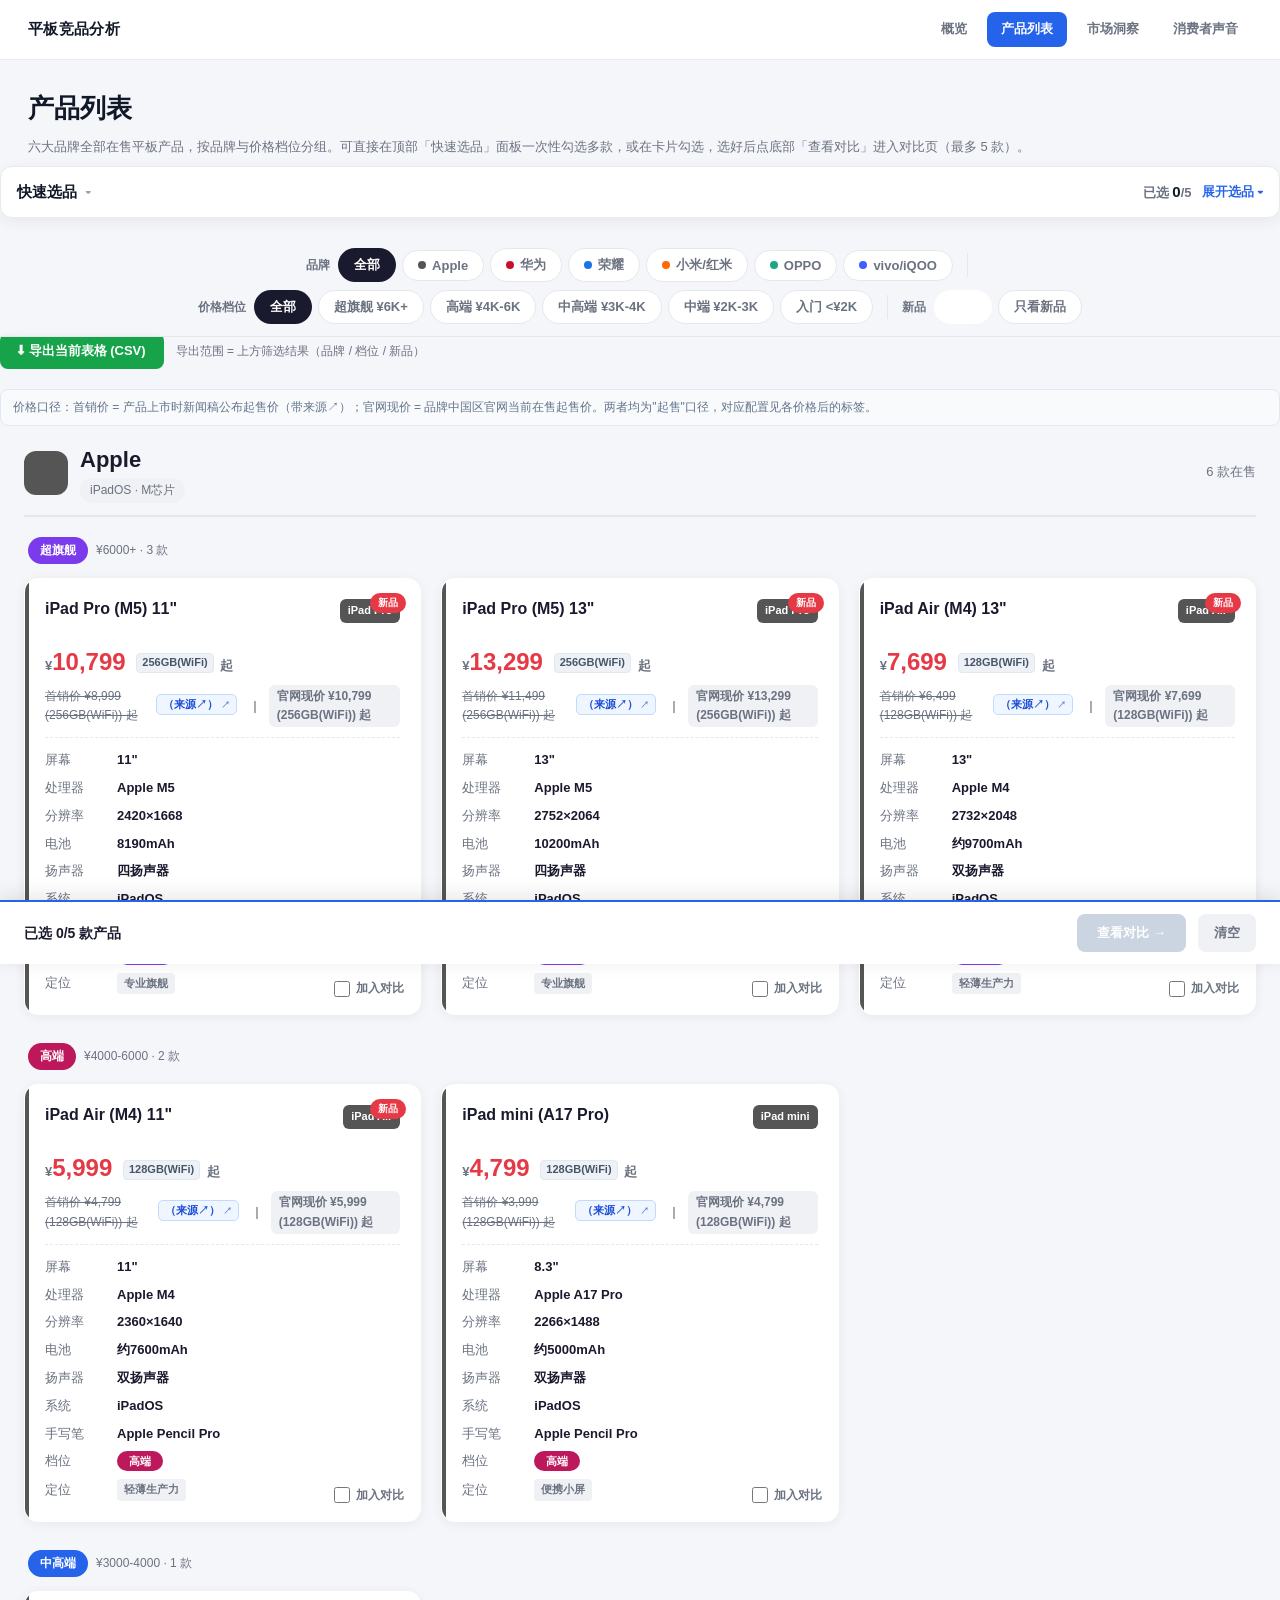
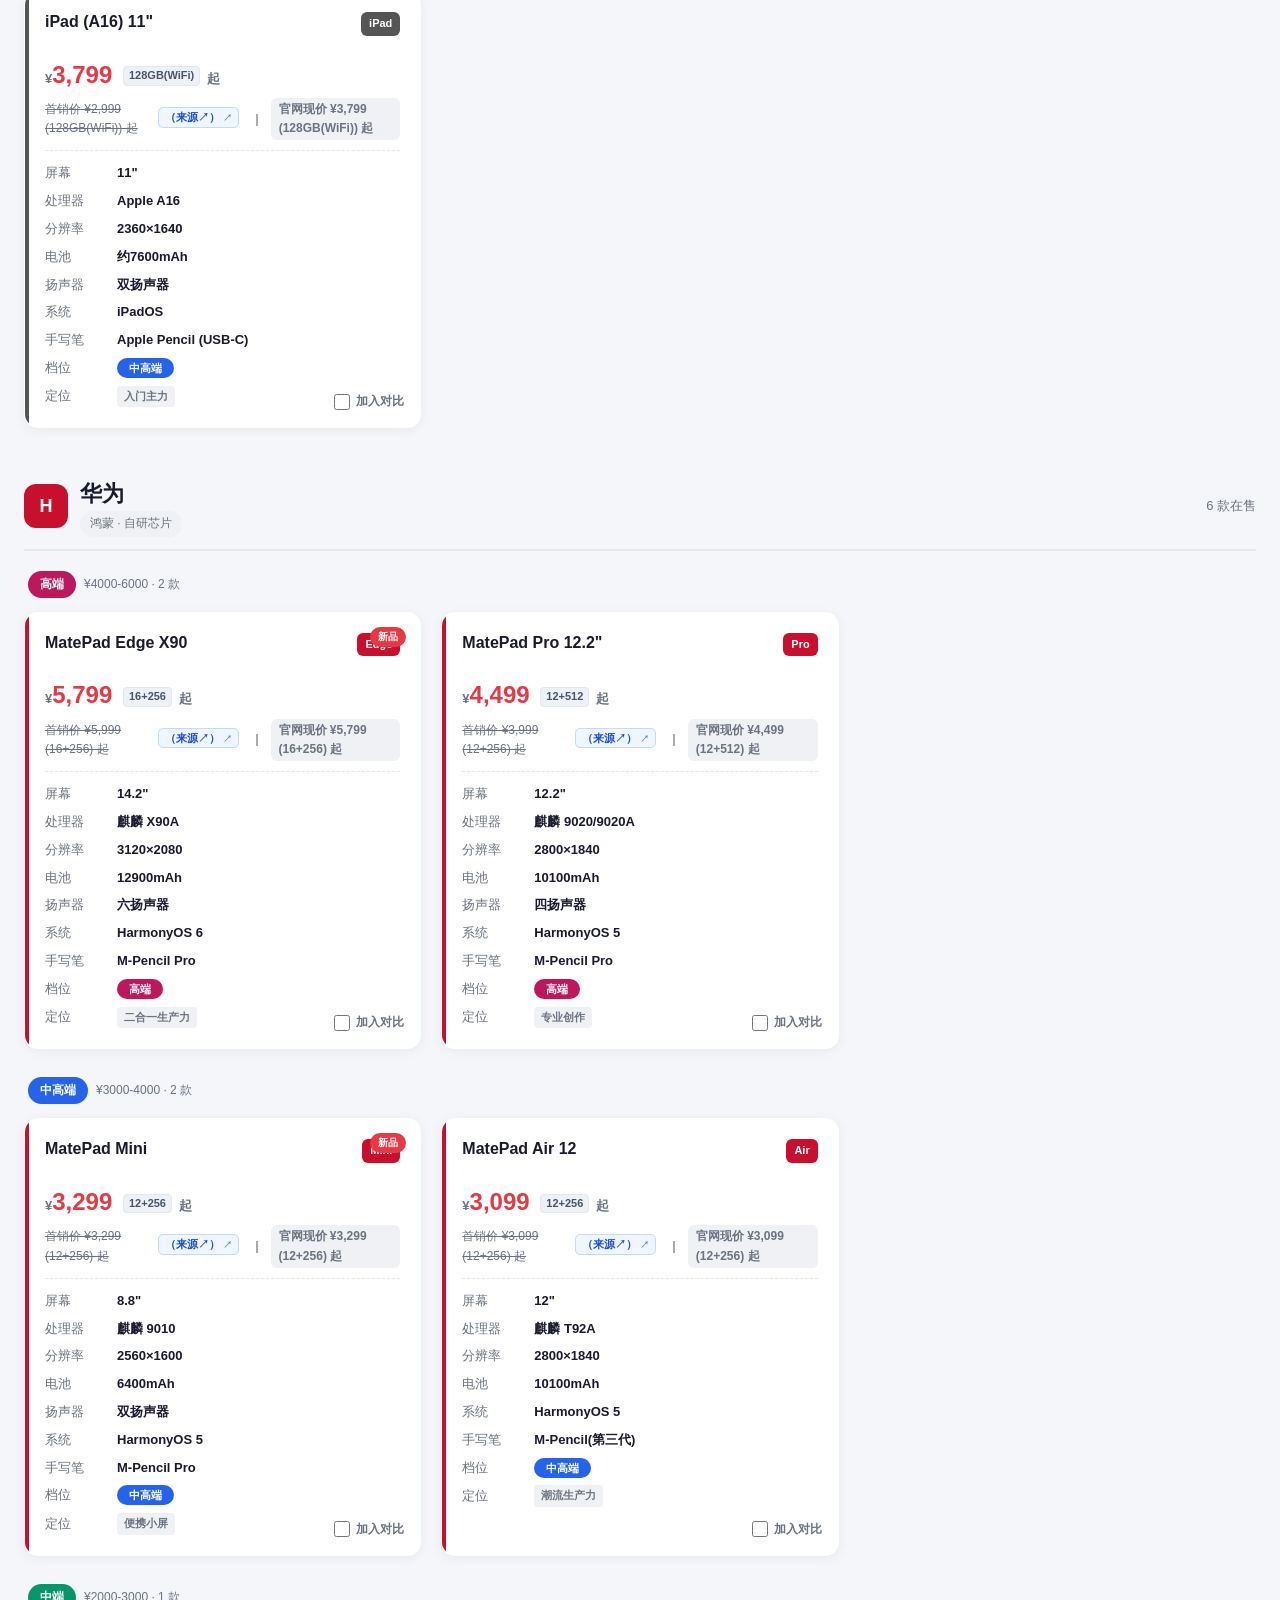
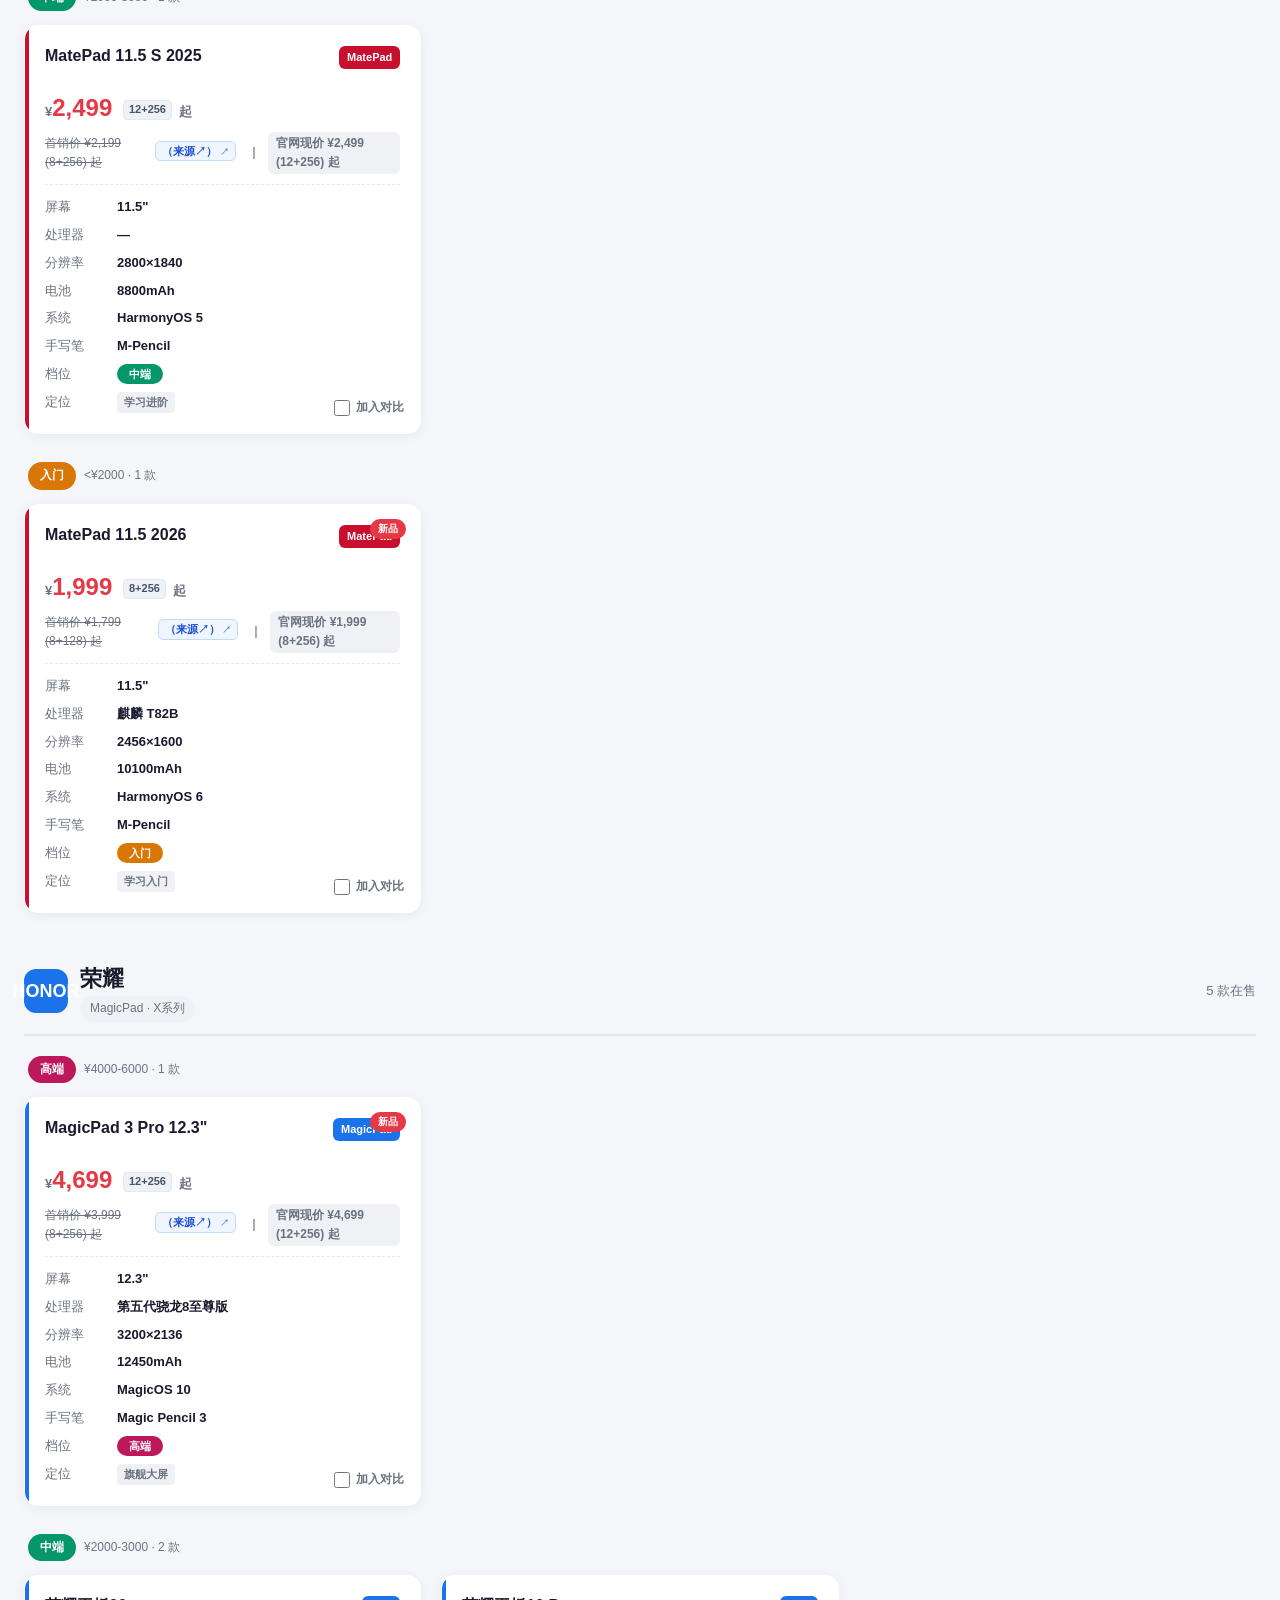
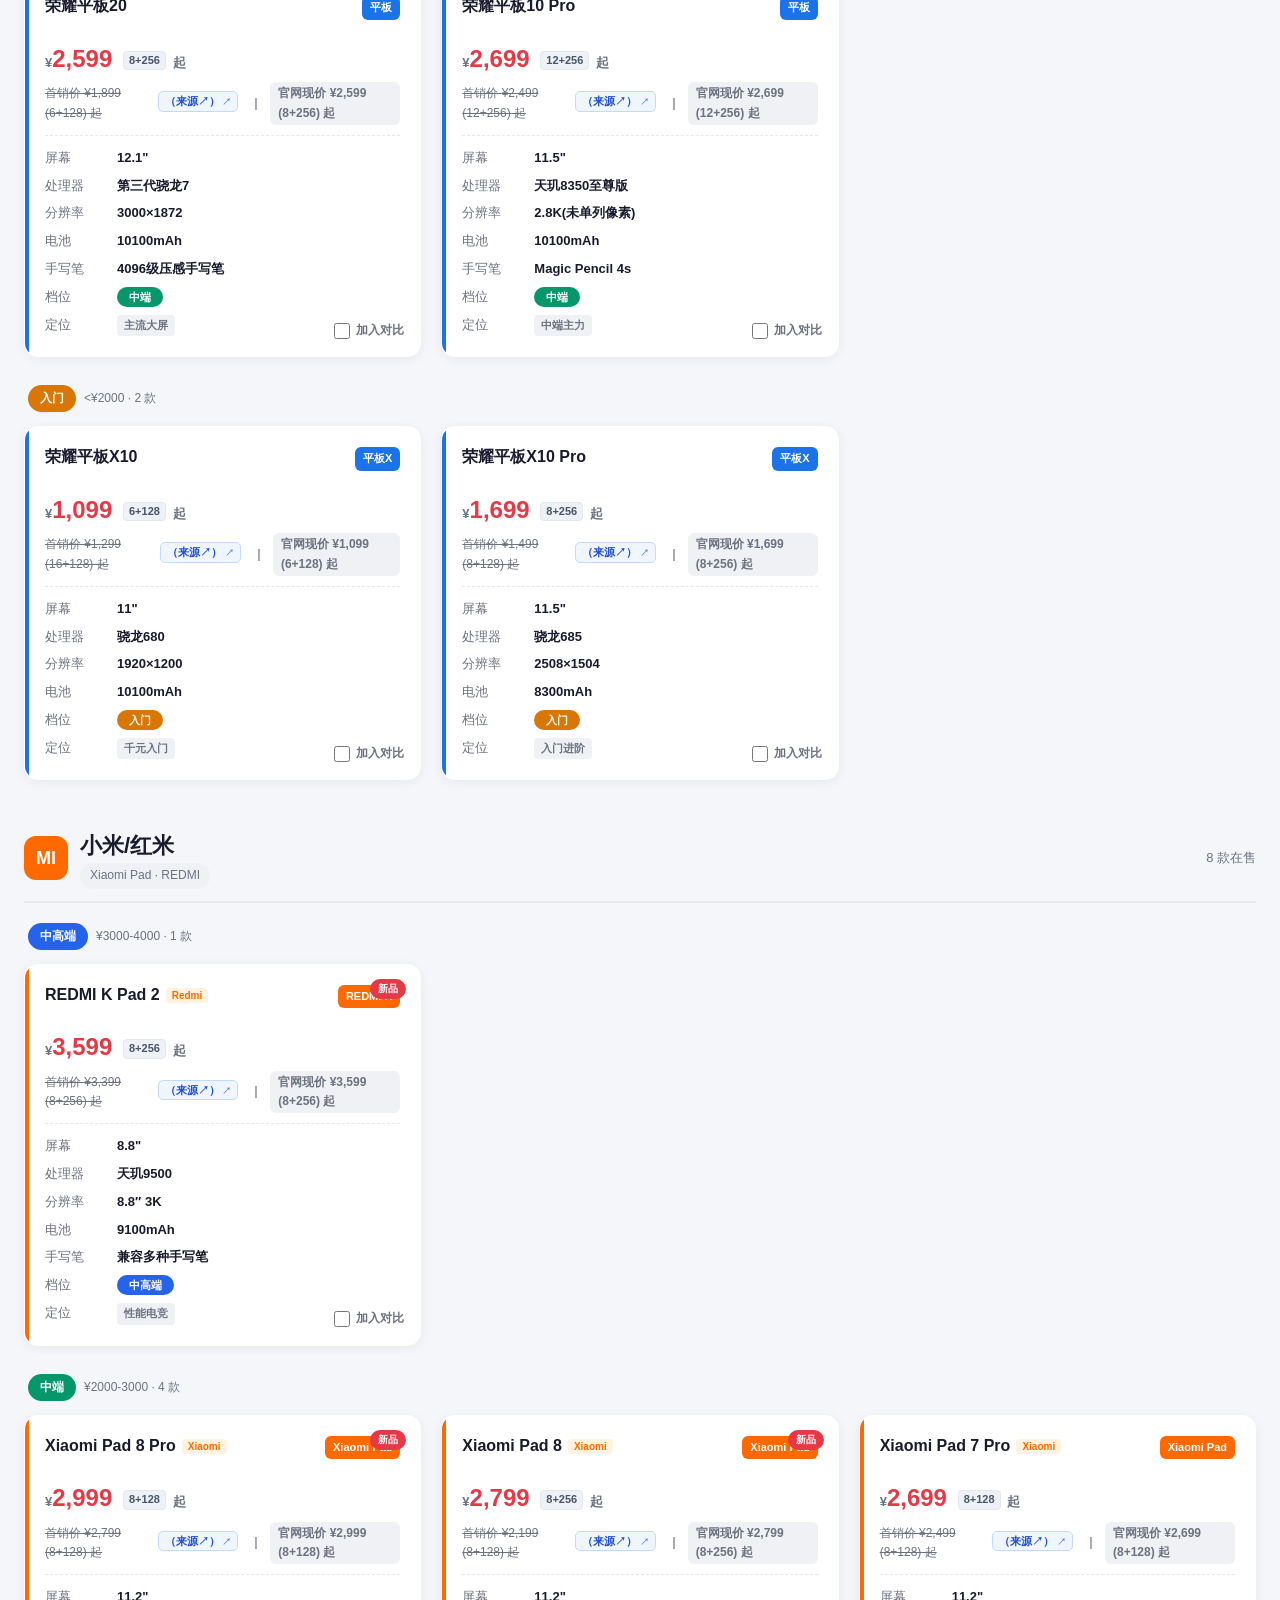
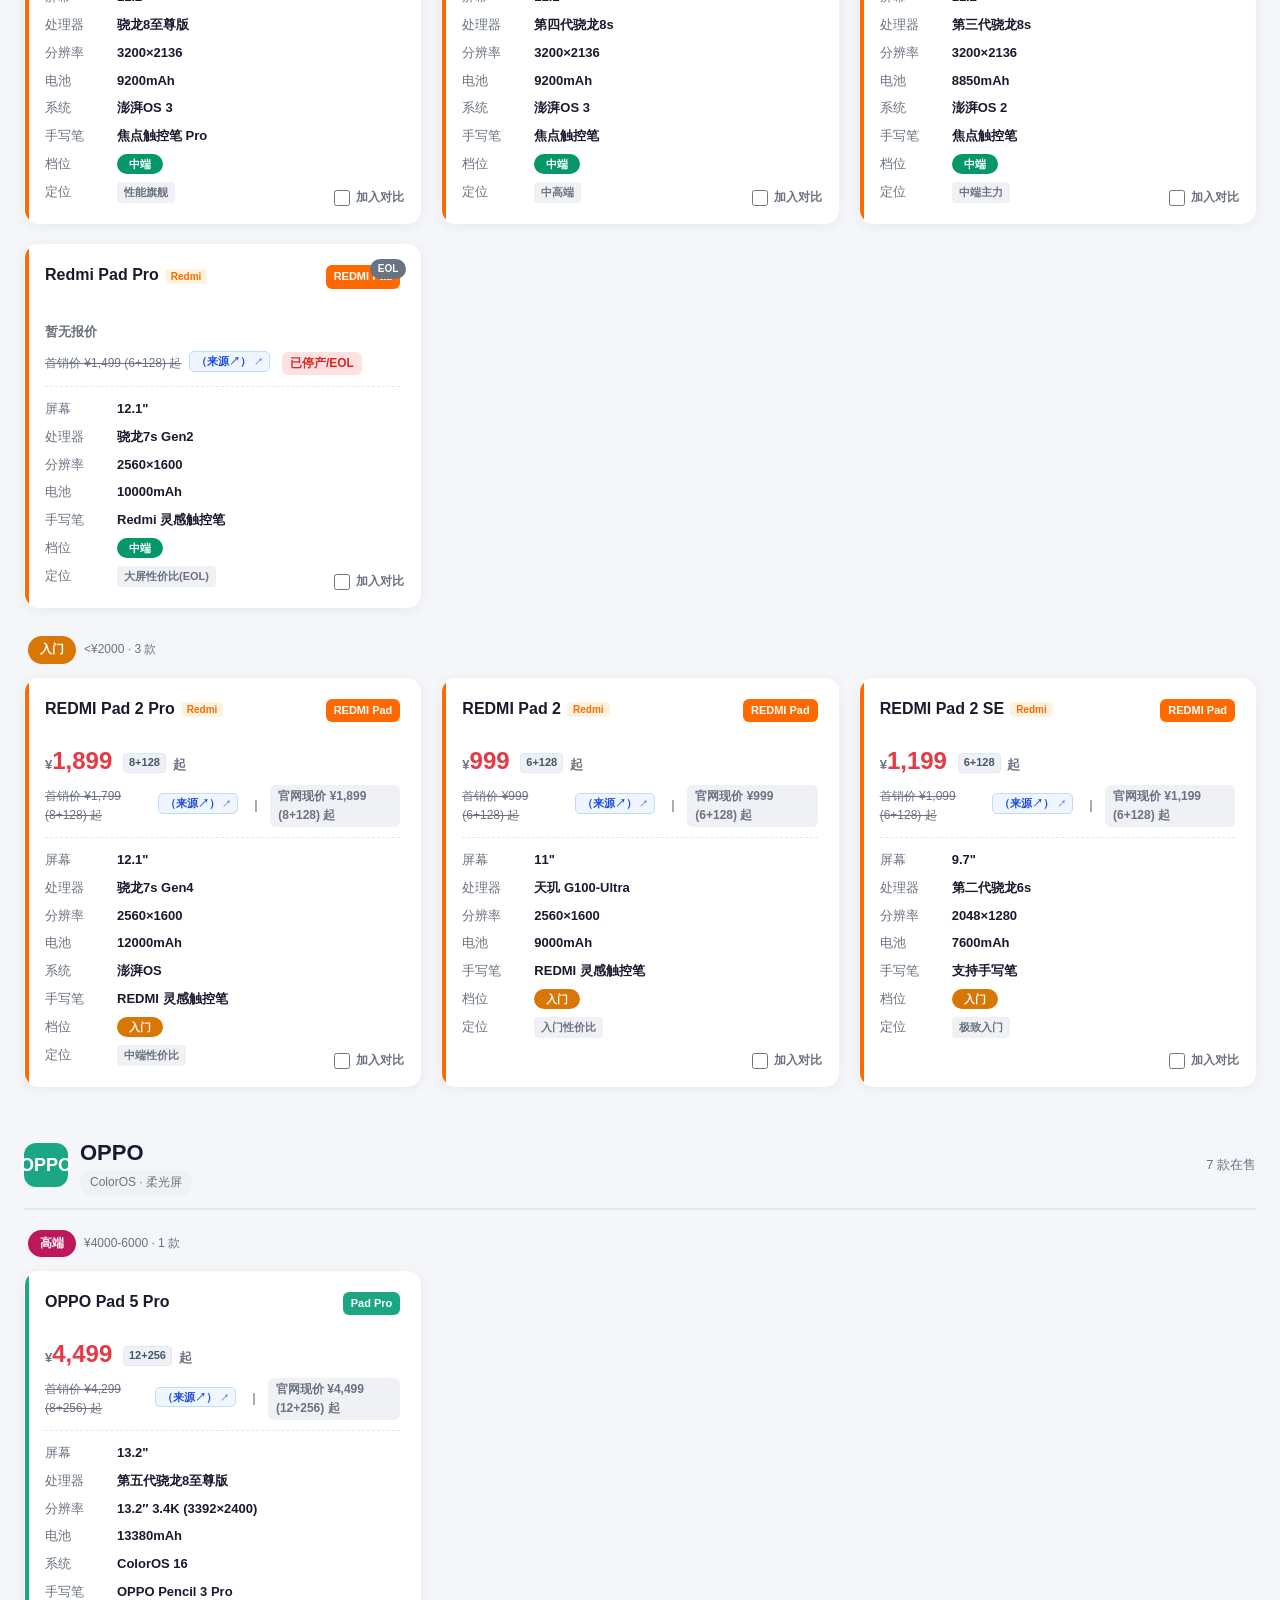
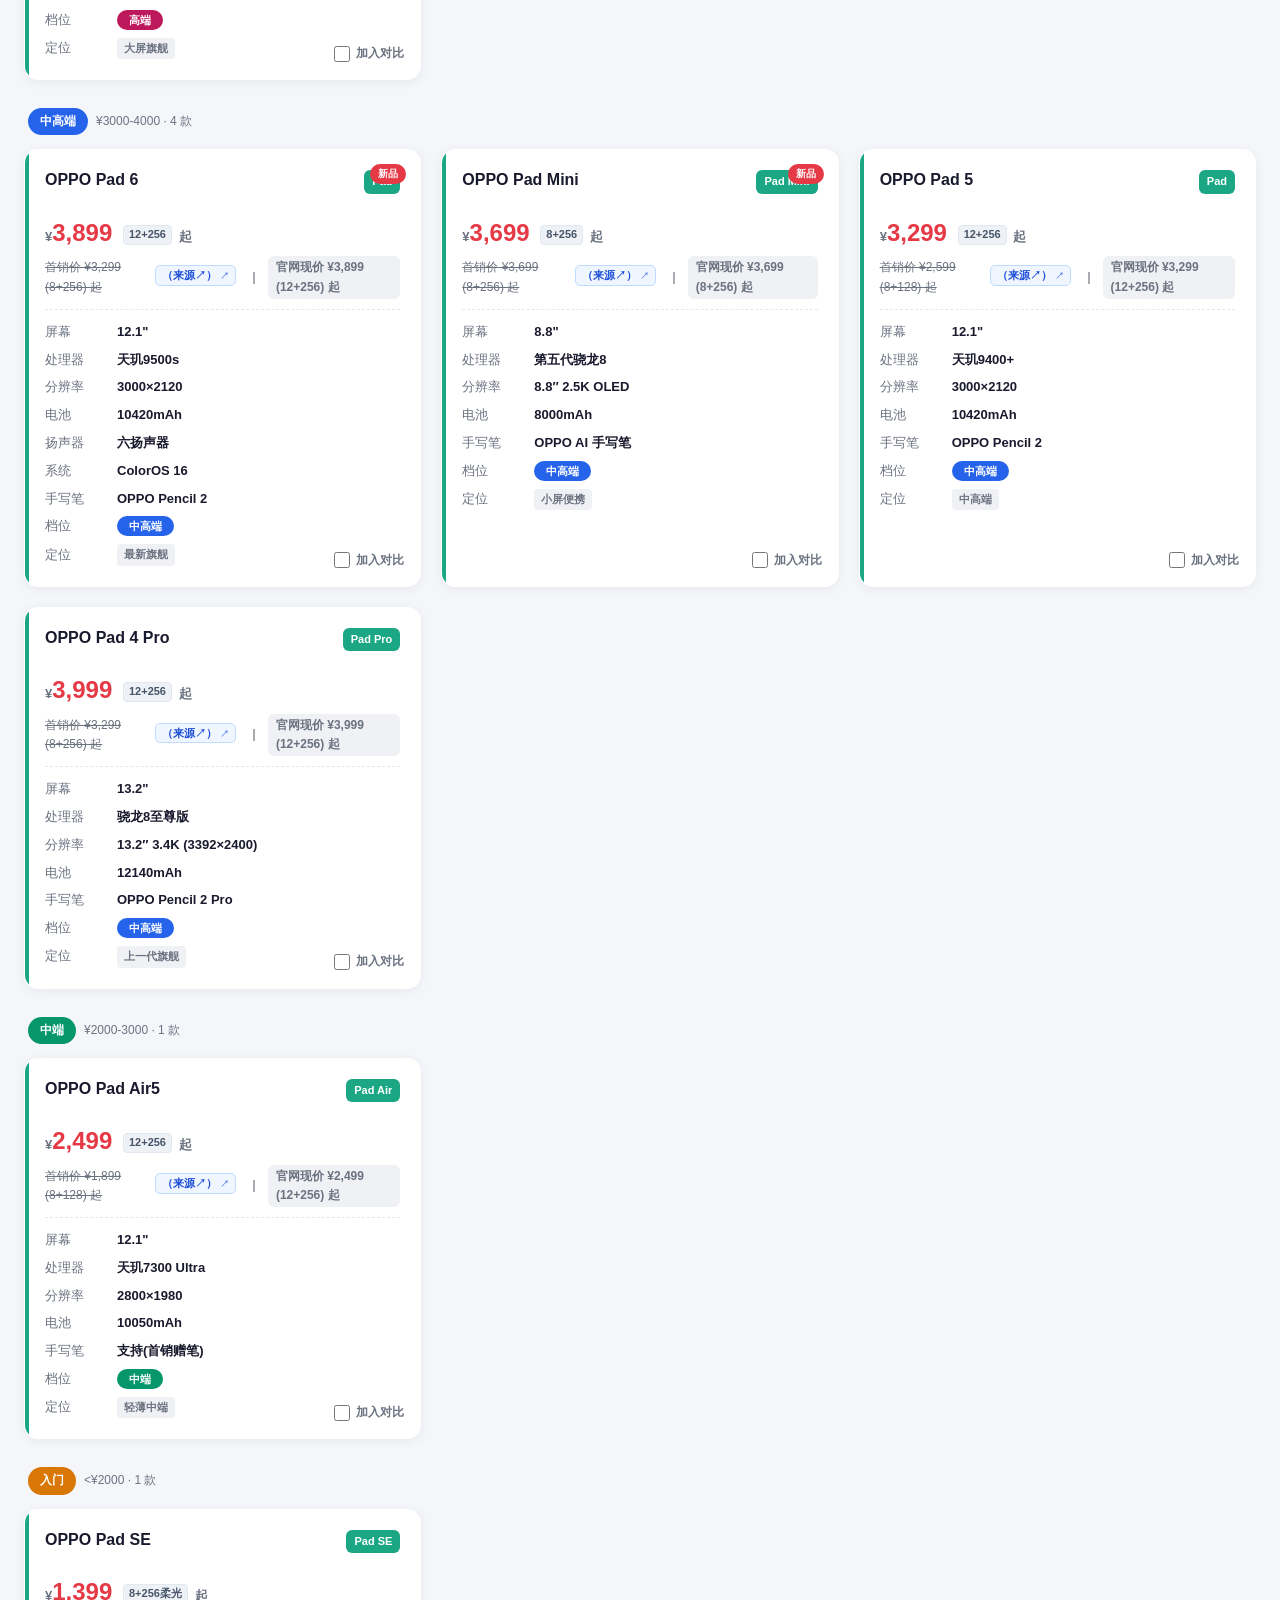
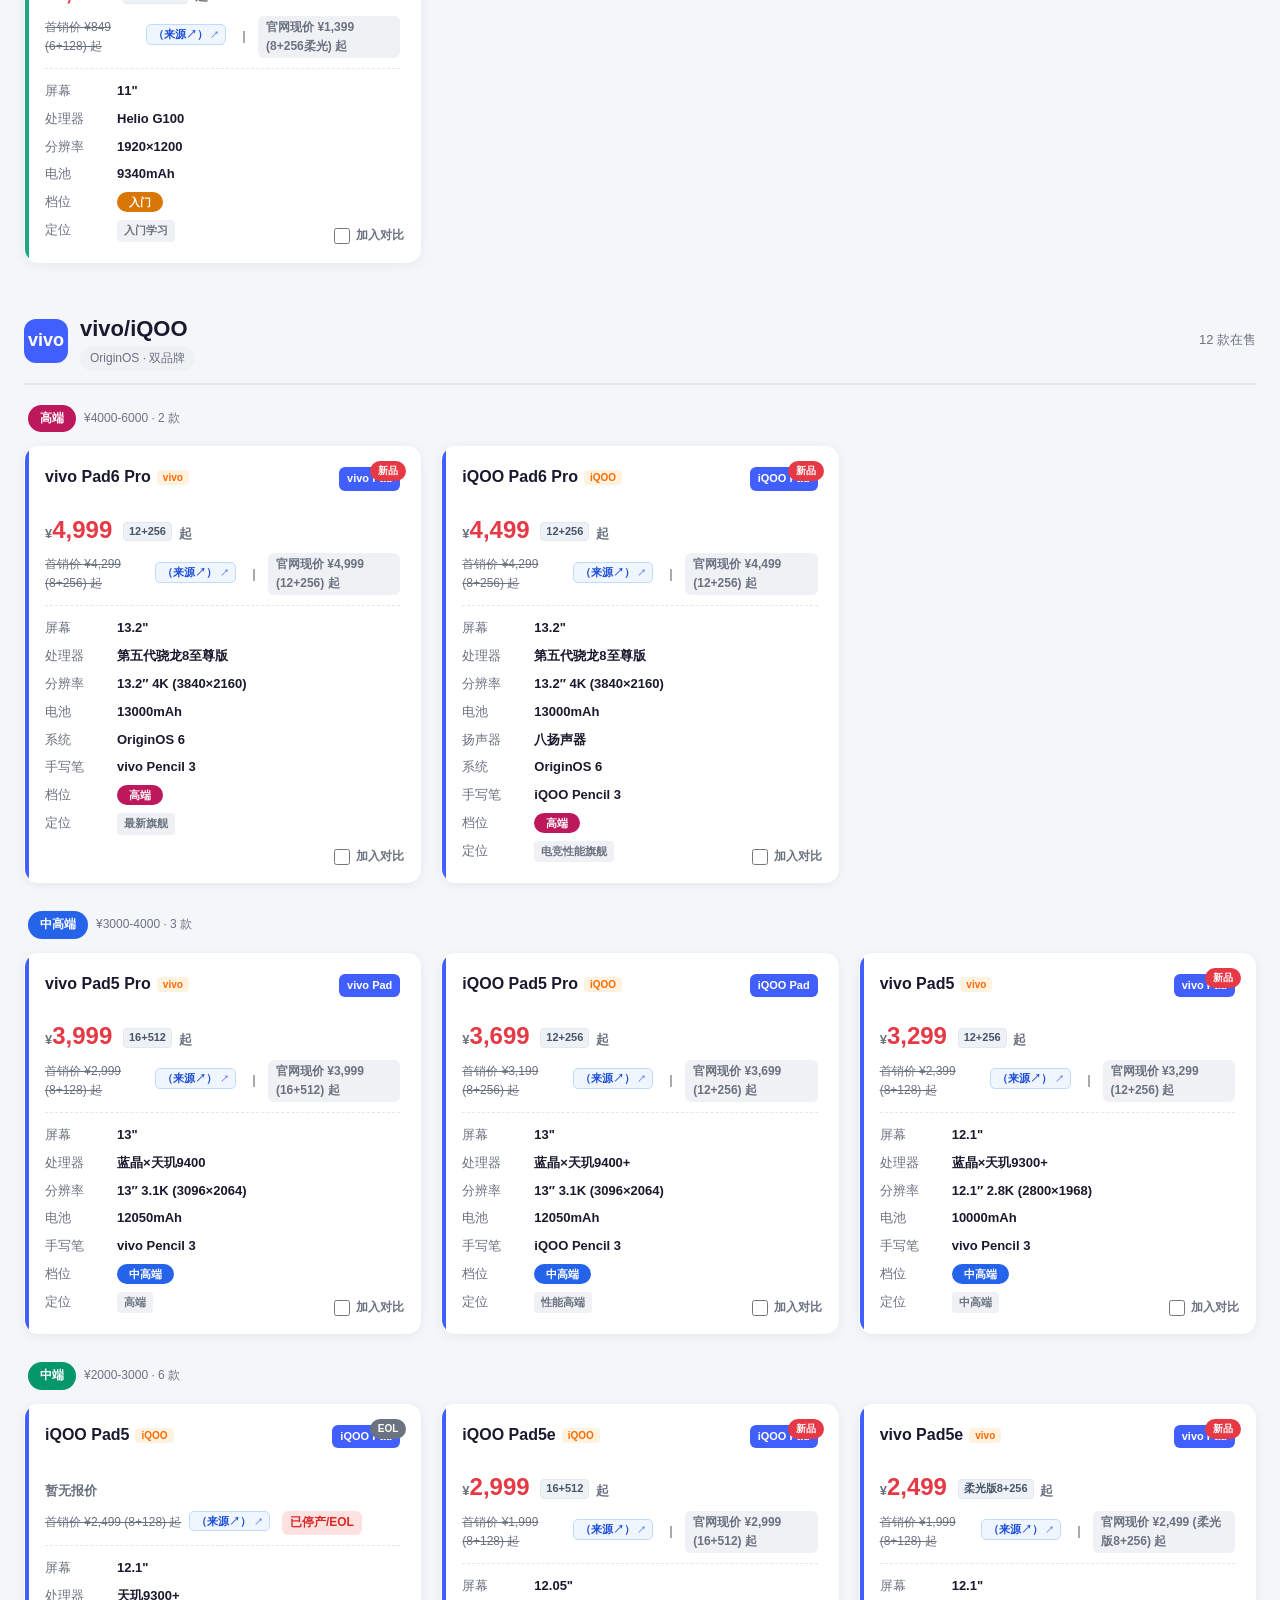
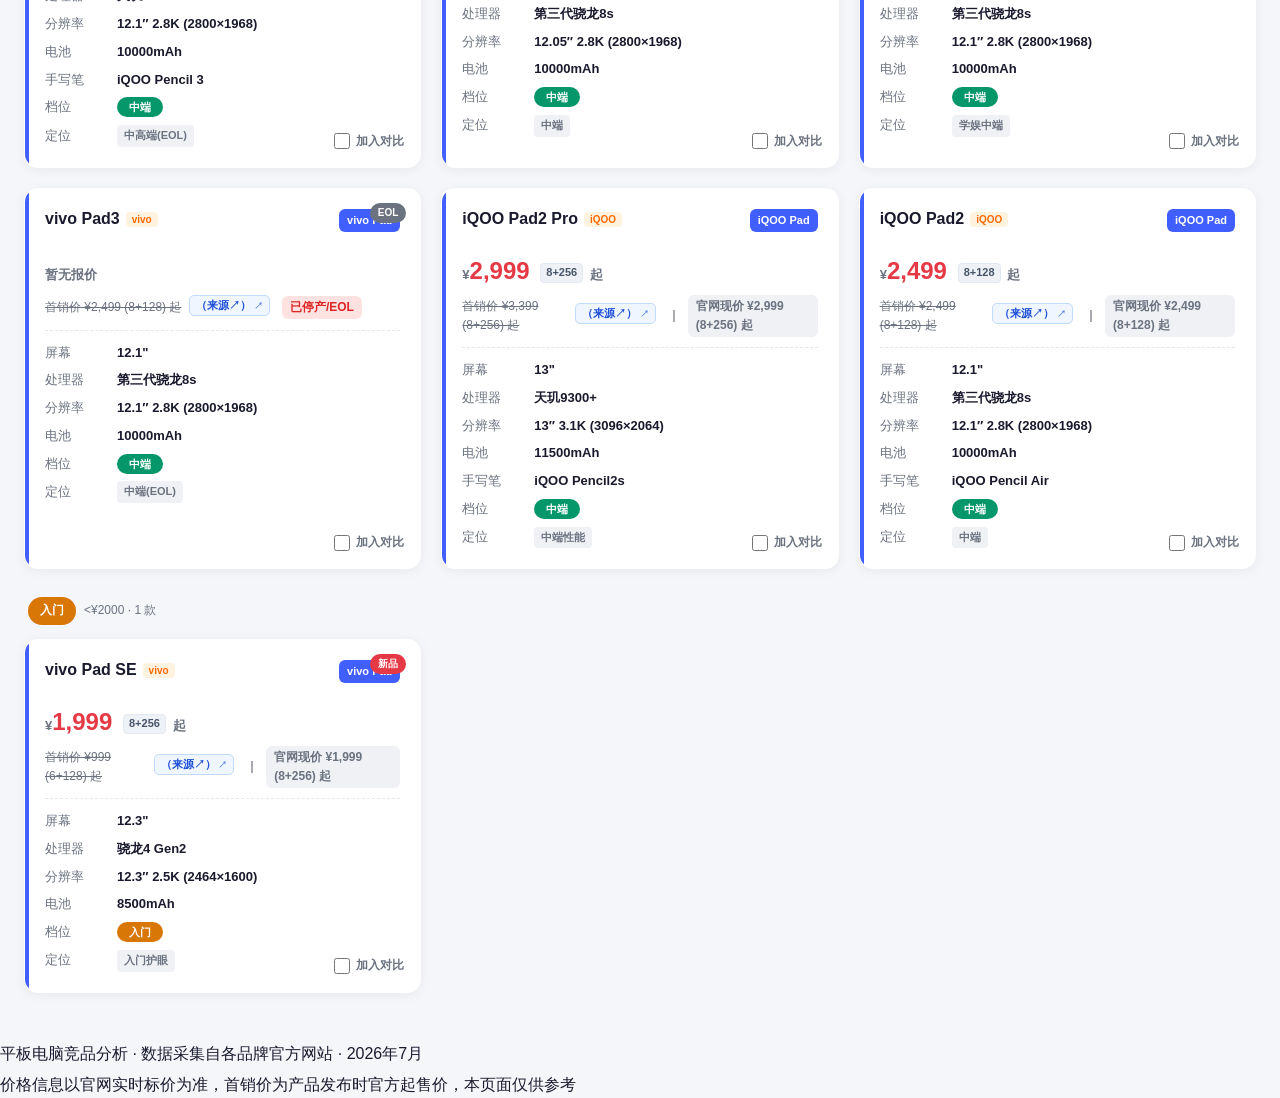
<file: products.html>
<!DOCTYPE html>
<html lang="zh-CN">
<head>
<meta charset="UTF-8">
<meta name="viewport" content="width=device-width, initial-scale=1.0">
<title>产品列表 | 平板电脑竞品分析</title>
<link rel="stylesheet" href="styles.css?v=2">
</head>
<body>

<nav class="topnav">
  <div class="tn-brand">平板竞品分析</div>
  <div class="tn-links">
    <a href="index.html">概览</a>
    <a href="products.html" class="tn-on">产品列表</a>
    <a href="insights.html">市场洞察</a>
    <a href="voice.html">消费者声音</a>
  </div>
</nav>

<div class="page-head">
  <h1>产品列表</h1>
  <p class="subtitle">六大品牌全部在售平板产品，按品牌与价格档位分组。可直接在顶部「快速选品」面板一次性勾选多款，或在卡片勾选，选好后点底部「查看对比」进入对比页（最多 5 款）。</p>
</div>

<div class="quick-sel" id="quickSel">
  <div class="qs-bar" id="qsToggle" onclick="toggleQuickSel()">
    <div class="qs-title">快速选品 <span class="qs-chev">▾</span></div>
    <div class="qs-actions">
      <span class="qs-count">已选 <strong id="qsCount">0</strong>/5</span>
      <span class="qs-toggle-label" id="qsToggleLabel">展开选品 ▾</span>
    </div>
  </div>
  <div class="qs-body" id="qsBody">
    <div class="qs-hint">点击芯片即加入/移出对比（最多 5 款，选满后其余置灰）</div>
    <div class="qs-actions qs-actions-body">
      <button class="qs-btn" onclick="event.stopPropagation();selectCurrentFilter()">全选当前筛选</button>
      <button class="qs-btn ghost" onclick="event.stopPropagation();clearCompare()">清空</button>
    </div>
    <div class="qs-wrap" id="qsChips"></div>
  </div>
</div>

<div class="filter-bar" id="filterBar">
  <div class="filter-section">
    <span class="filter-label">品牌</span>
    <button class="filter-btn active" data-brand="all">全部</button>
    <button class="filter-btn" data-brand="apple"><span class="dot"></span>Apple</button>
    <button class="filter-btn" data-brand="huawei"><span class="dot"></span>华为</button>
    <button class="filter-btn" data-brand="honor"><span class="dot"></span>荣耀</button>
    <button class="filter-btn" data-brand="xiaomi"><span class="dot"></span>小米/红米</button>
    <button class="filter-btn" data-brand="oppo"><span class="dot"></span>OPPO</button>
    <button class="filter-btn" data-brand="vivo"><span class="dot"></span>vivo/iQOO</button>
  </div>
  <div class="filter-divider"></div>
  <div class="filter-section">
    <span class="filter-label">价格档位</span>
    <button class="filter-btn active" data-tier="all">全部</button>
    <button class="filter-btn" data-tier="ultra">超旗舰 ¥6K+</button>
    <button class="filter-btn" data-tier="flagship">高端 ¥4K-6K</button>
    <button class="filter-btn" data-tier="midhigh">中高端 ¥3K-4K</button>
    <button class="filter-btn" data-tier="mid">中端 ¥2K-3K</button>
    <button class="filter-btn" data-tier="entry">入门 <¥2K</button>
  </div>
  <div class="filter-divider"></div>
  <div class="filter-section">
    <span class="filter-label">新品</span>
    <button class="filter-btn active" data-new="all">全部</button>
    <button class="filter-btn" data-new="new">只看新品</button>
  </div>
</div>

<div class="tool-bar">
  <button class="btn-export" onclick="exportTable()">⬇ 导出当前表格 (CSV)</button>
  <span class="tool-hint">导出范围 = 上方筛选结果（品牌 / 档位 / 新品）</span>
</div>

<div class="price-legend">价格口径：首销价 = 产品上市时新闻稿公布起售价（带来源↗）；官网现价 = 品牌中国区官网当前在售起售价。两者均为"起售"口径，对应配置见各价格后的标签。</div>

<div class="container">
  <div id="productSections"></div>
</div>

<div class="compare-tray" id="cmpTray">
  <div class="compare-tray-info">已选 <strong id="cmpCountTray">0</strong>/5 款产品</div>
  <div class="compare-tray-items" id="cmpItems"></div>
  <button class="btn-go-cmp disabled" id="goCompare" onclick="if(compareList.length>0)location.href='compare.html'">查看对比 →</button>
  <button class="btn-clear" onclick="clearCompare()">清空</button>
</div>

<div class="footer">
  <p>平板电脑竞品分析 · 数据采集自各品牌官方网站 · 2026年7月</p>
  <p style="margin-top:6px;">价格信息以官网实时标价为准，首销价为产品发布时官方起售价，本页面仅供参考</p>
</div>

<script src="data.js?v=2"></script>
<script>
// ===== Page 2: product list =====
renderProducts();setupFilterBar();renderQuickSelect();updateCompareUI();
// URL ?new=1 → 自动只看新品
(function(){const u=new URLSearchParams(location.search);if(u.get('new')==='1'){currentNewFilter='new';const b=document.querySelector('.filter-btn[data-new="new"]');if(b){document.querySelectorAll('.filter-btn[data-new]').forEach(x=>x.classList.remove('active'));b.classList.add('active');}renderProducts();}})();
function toggleQuickSel(){
  const p=document.getElementById("quickSel");
  const open=p.classList.toggle("open");
  document.getElementById("qsToggleLabel").textContent=open?"收起 ▴":"展开选品 ▾";
}
</script>
</body>
</html>
</file>
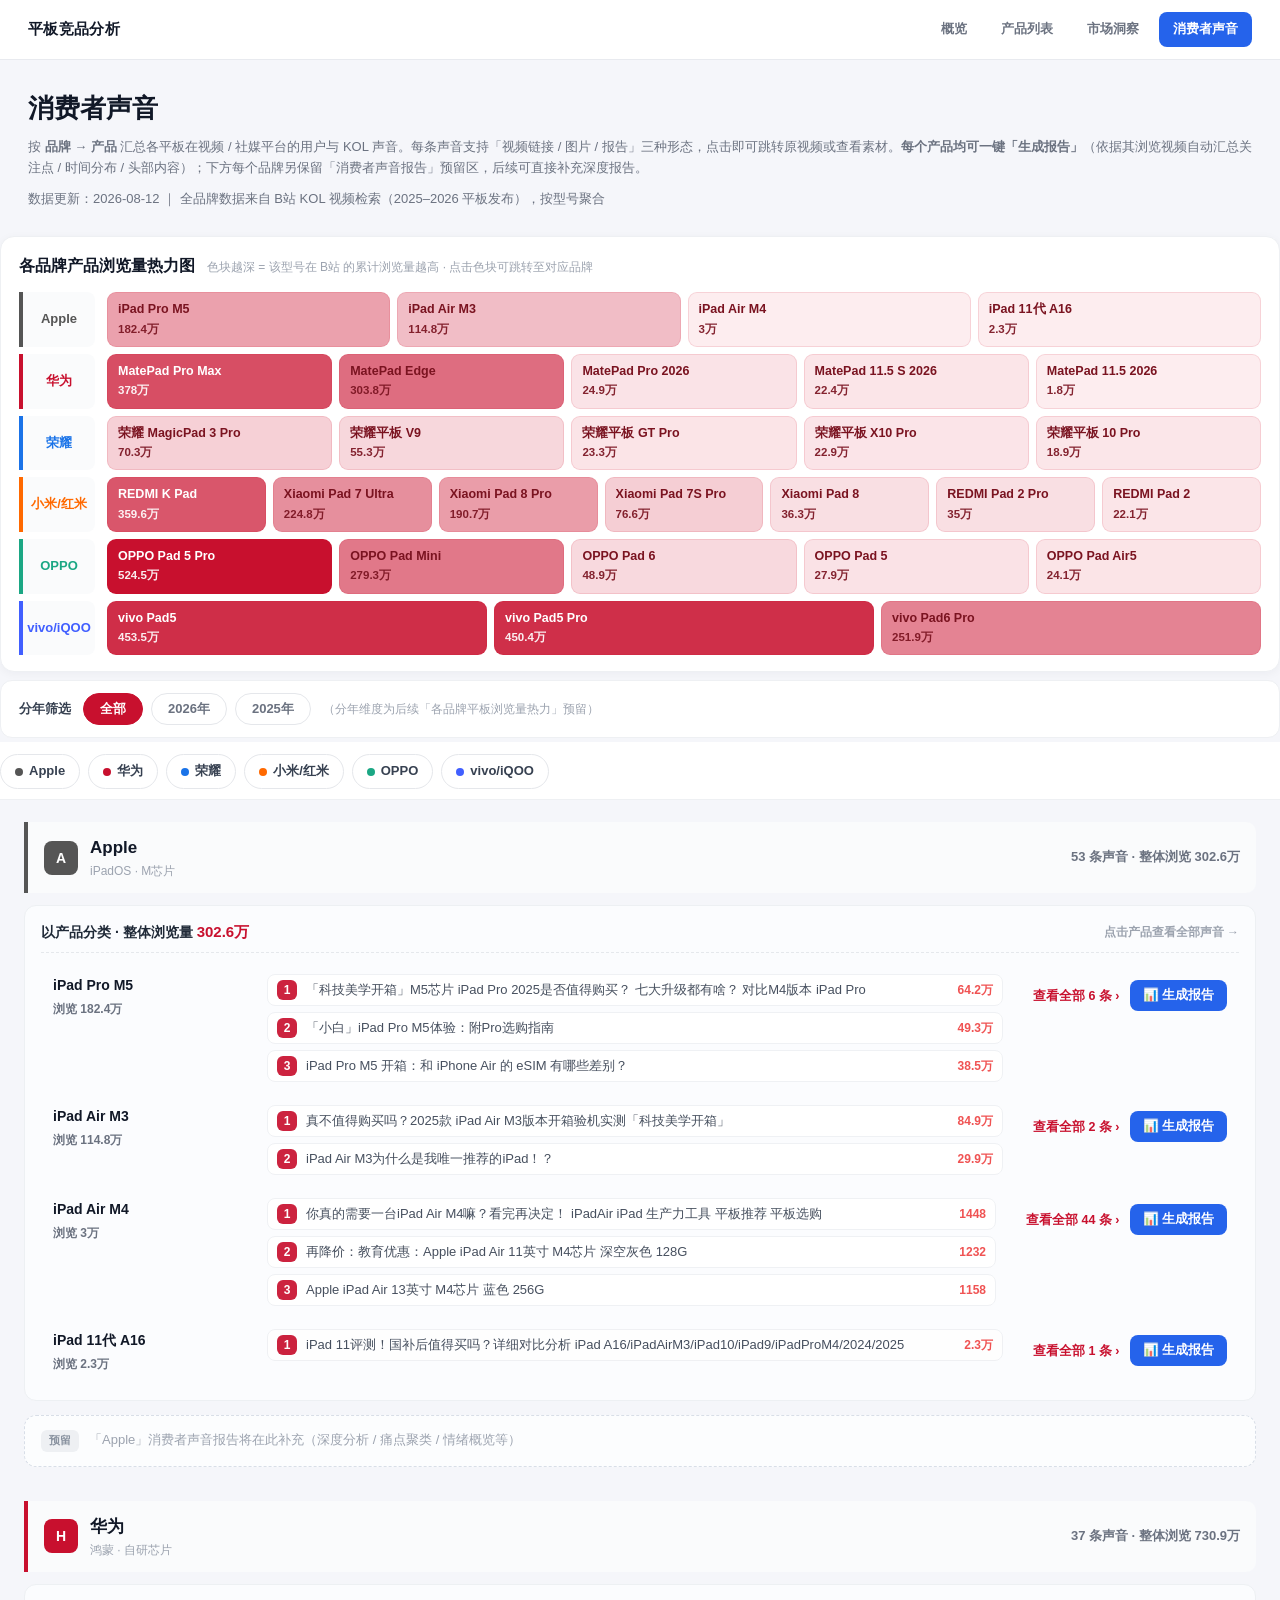
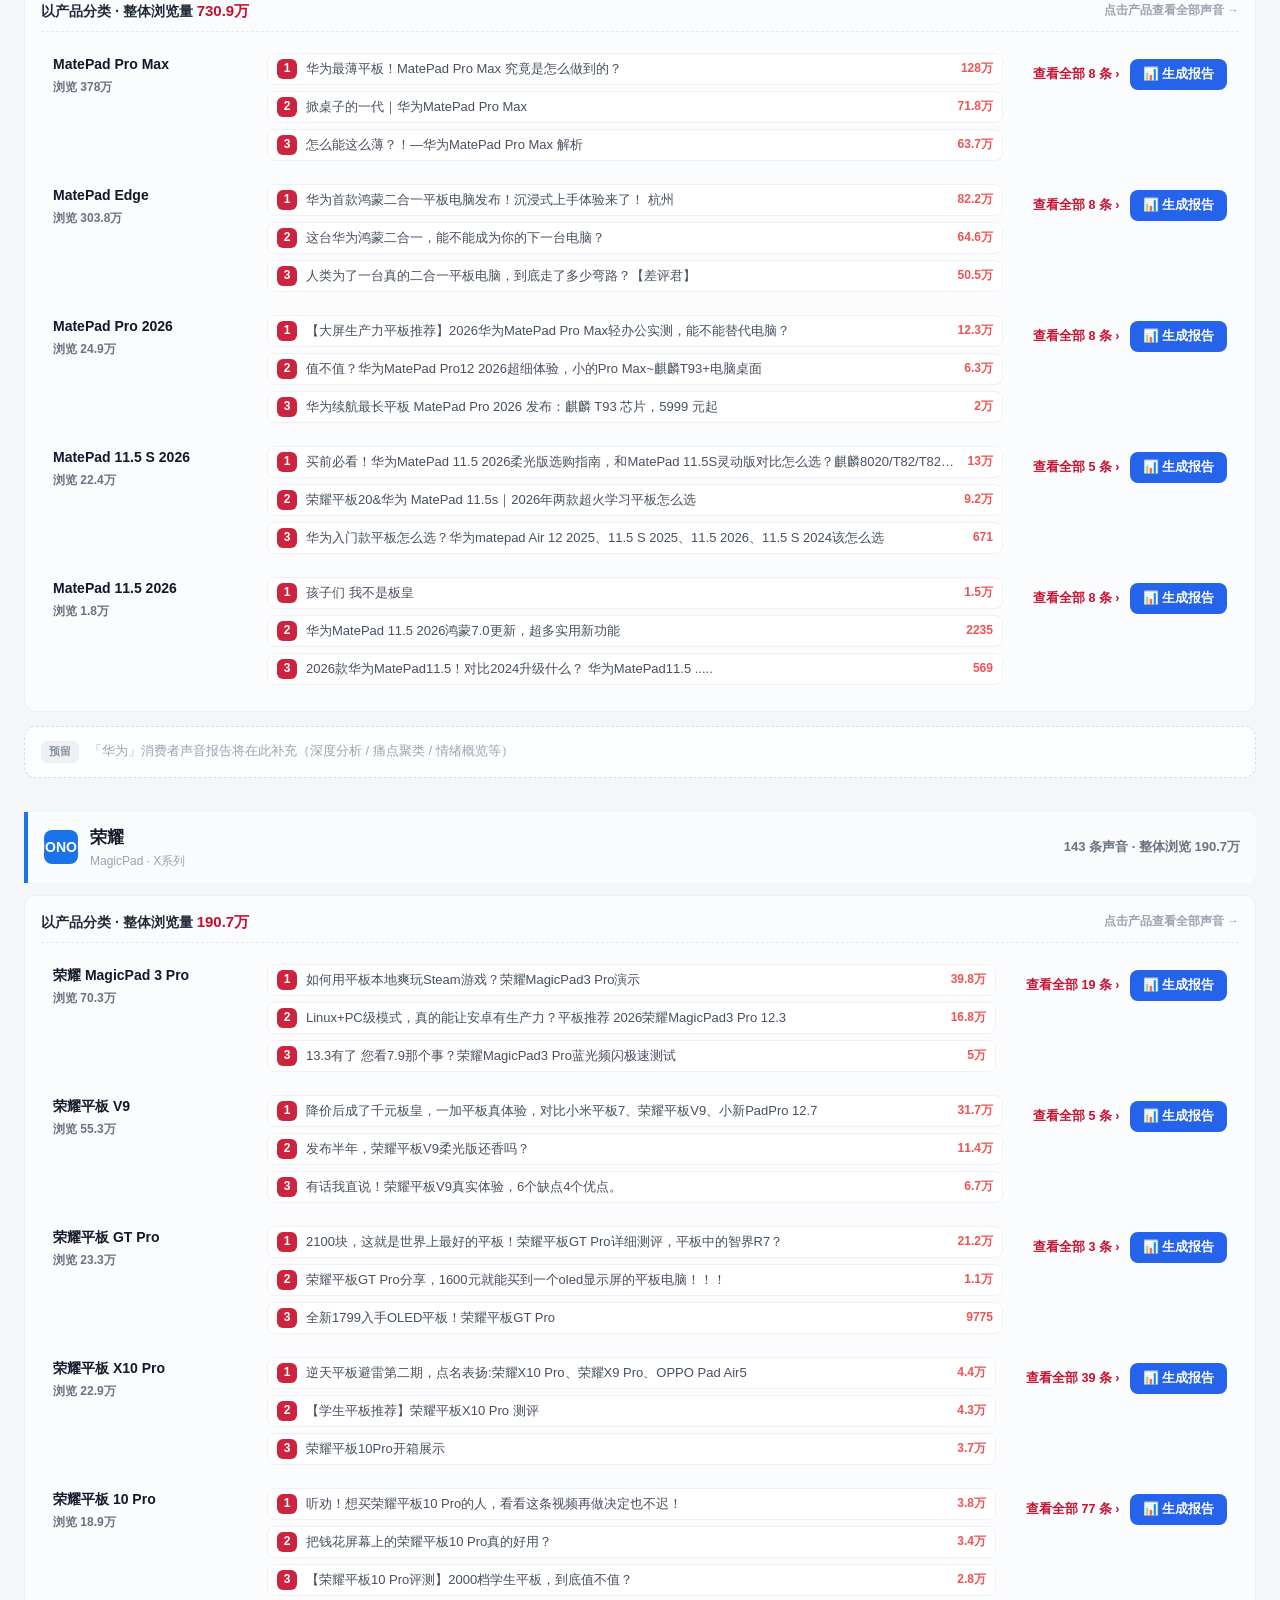
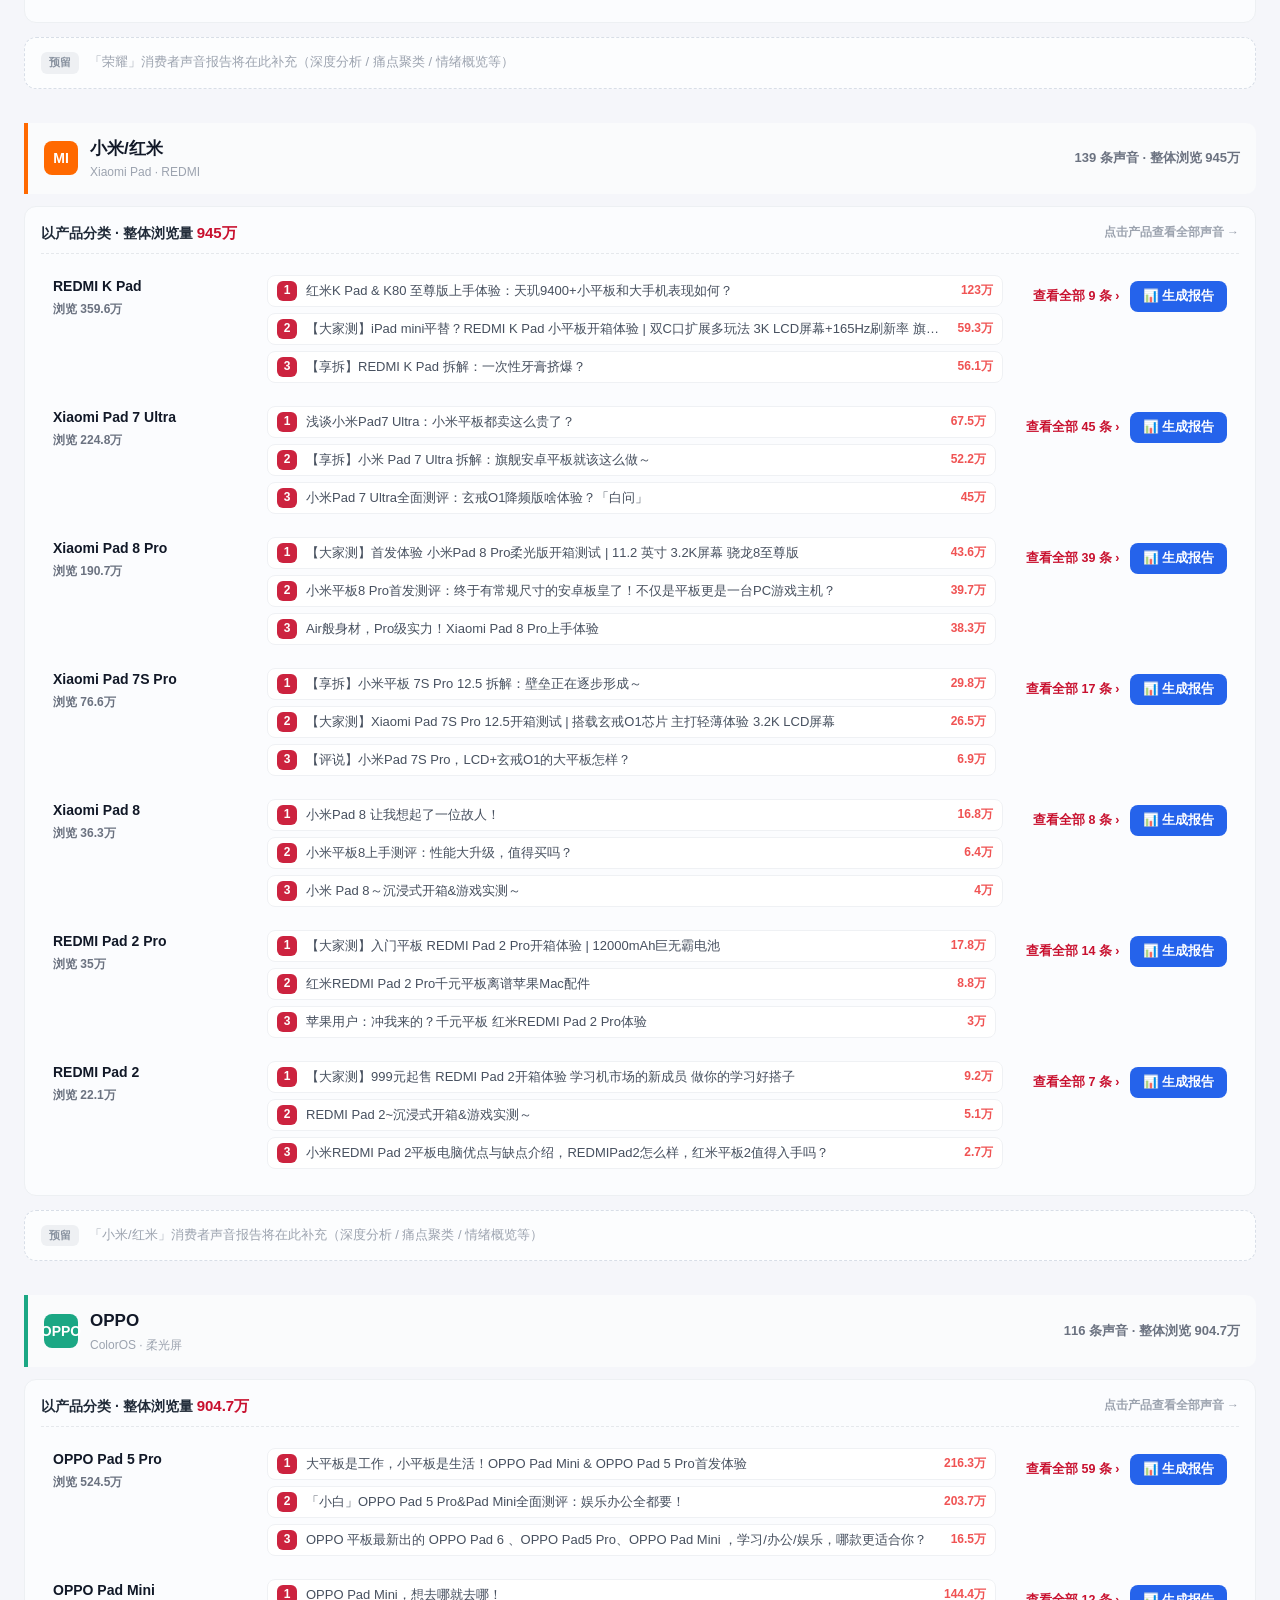
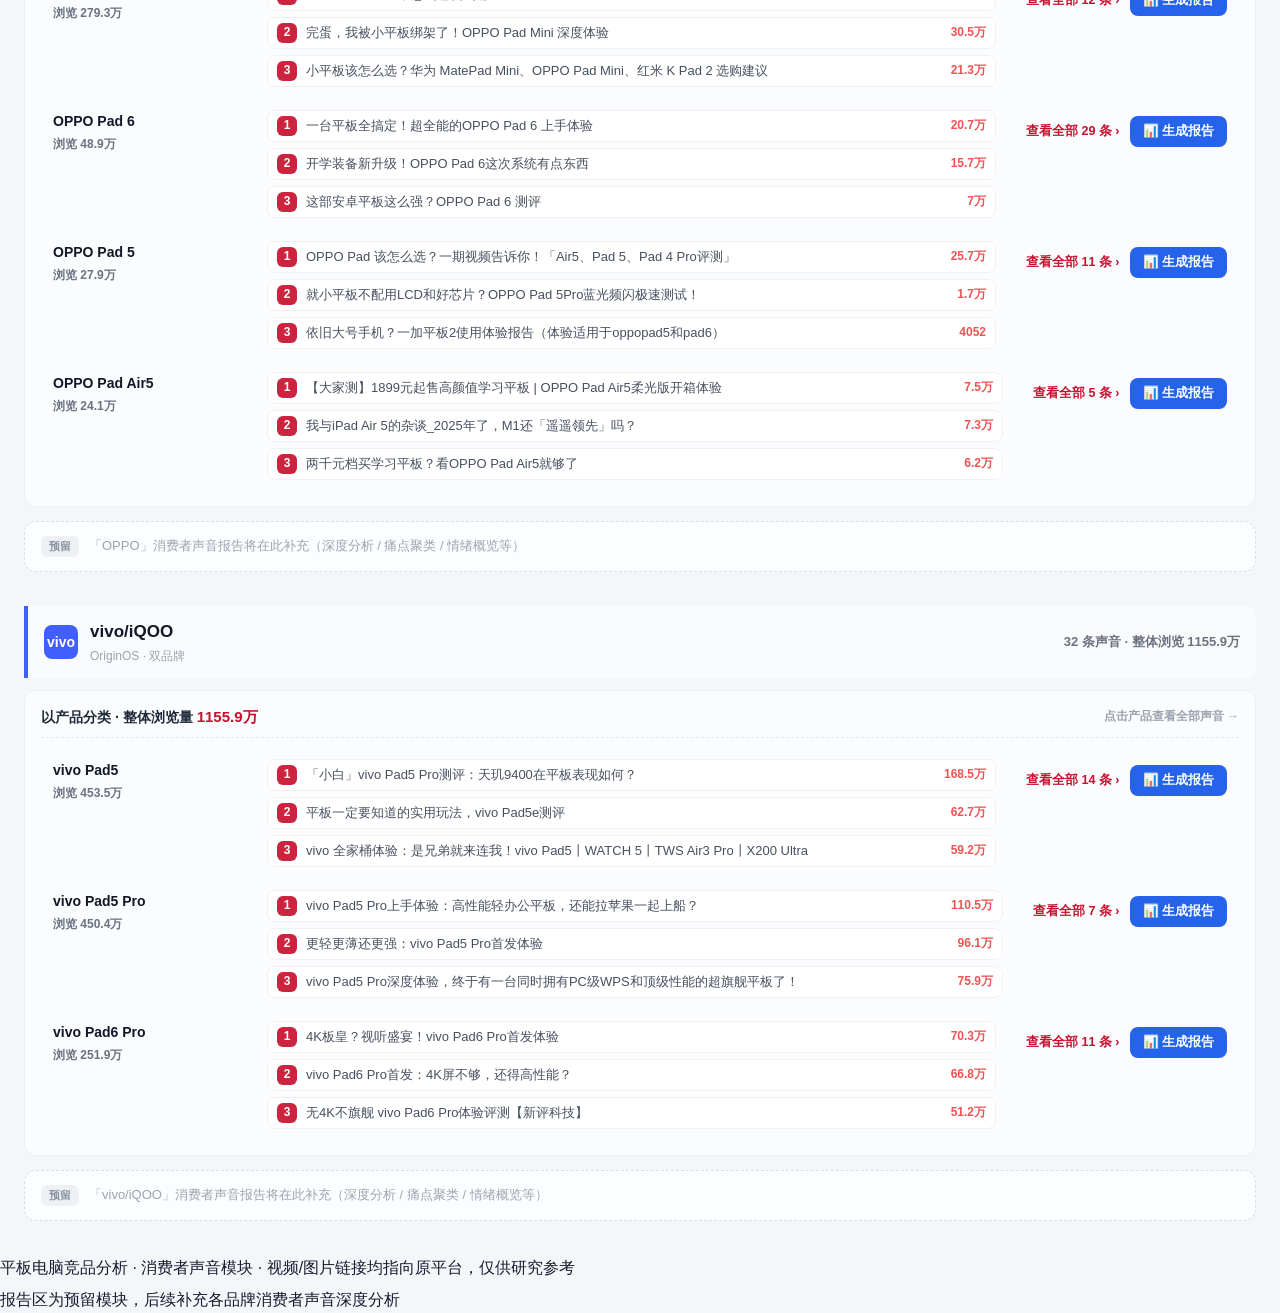
<file: voice.html>
<!DOCTYPE html>
<html lang="zh-CN">
<head>
<meta charset="UTF-8">
<meta name="viewport" content="width=device-width, initial-scale=1.0">
<title>消费者声音 | 平板电脑竞品分析</title>
<link rel="stylesheet" href="styles.css?v=6">
</head>
<body>

<nav class="topnav">
  <div class="tn-brand">平板竞品分析</div>
  <div class="tn-links">
    <a href="index.html">概览</a>
    <a href="products.html">产品列表</a>
    <a href="insights.html">市场洞察</a>
    <a href="voice.html" class="tn-on">消费者声音</a>
  </div>
</nav>

<div class="page-head">
  <h1>消费者声音</h1>
  <p class="subtitle">按 <strong>品牌 → 产品</strong> 汇总各平板在视频 / 社媒平台的用户与 KOL 声音。每条声音支持「视频链接 / 图片 / 报告」三种形态，点击即可跳转原视频或查看素材。<strong>每个产品均可一键「生成报告」</strong>（依据其浏览视频自动汇总关注点 / 时间分布 / 头部内容）；下方每个品牌另保留「消费者声音报告」预留区，后续可直接补充深度报告。</p>
  <div class="voice-meta">数据更新：<span id="voiceUpdated"></span> ｜ 全品牌数据来自 B站 KOL 视频检索（2025–2026 平板发布），按型号聚合</div>
</div>

<!-- 顶部热力图：各品牌 × 各产品 浏览量一览 -->
<section class="voice-heatmap" id="voiceHeatmapWrap">
  <div class="vh-head">
    <h2 class="vh-title">各品牌产品浏览量热力图</h2>
    <span class="vh-legend">色块越深 = 该型号在 B站 的累计浏览量越高 · 点击色块可跳转至对应品牌</span>
  </div>
  <div class="vh-grid" id="voiceHeatmap"></div>
</section>

<!-- 分年筛选：为后续各品牌平板浏览量热力图预留分年维度 -->
<div class="voice-yearbar" id="voiceYearBar">
  <span class="vyb-label">分年筛选</span>
  <div class="vyb-pills" id="voiceYearPills"></div>
  <span class="vyb-hint">（分年维度为后续「各品牌平板浏览量热力」预留）</span>
</div>

<div class="voice-brand-nav" id="voiceBrandNav"></div>

<div class="container" id="voiceRoot"></div>

<div class="footer">
  <p>平板电脑竞品分析 · 消费者声音模块 · 视频/图片链接均指向原平台，仅供研究参考</p>
  <p style="margin-top:6px;">报告区为预留模块，后续补充各品牌消费者声音深度分析</p>
</div>

<script src="data.js?v=4"></script>
<script>
// ===== Page: 消费者声音 (Consumer Voice) =====
// 交互：品牌 → 以产品分类（可点击）→ 进入某产品看其全部分散视频
(function(){
  const cv = CONSUMER_VOICE || {brands:{}, updated:""};
  document.getElementById("voiceUpdated").textContent = cv.updated || "—";

  const fmtPlay = n => (n>=10000) ? (n/10000).toFixed(1).replace(/\.0$/,"")+"万" : String(n);

  // ---- 收集所有出现过的年份（降序），用于分年筛选 ----
  const years = new Set();
  brandOrder.forEach(b=>{
    const bd = cv.brands[b];
    if(!bd) return;
    (bd.products||[]).forEach(p=>(p.voices||[]).forEach(v=>{ if(v.date) years.add(v.date.slice(0,4)); }));
  });
  const yearList = Array.from(years).filter(Boolean).sort((a,b)=>b-a);
  let stateYear = "all";
  const openMap = {};        // brand -> 已打开的产品名（null=概览）

  // ---- 年份筛选 pills ----
  const pills = document.getElementById("voiceYearPills");
  function mkPill(val, label){
    const el = document.createElement("button");
    el.className = "vyb-pill";
    el.dataset.year = val;
    el.textContent = label;
    if(val===stateYear) el.classList.add("vyb-on");
    el.onclick = ()=>{ stateYear = val; syncPills(); renderAll(); };
    return el;
  }
  pills.appendChild(mkPill("all","全部"));
  yearList.forEach(y=>pills.appendChild(mkPill(y, y+"年")));
  function syncPills(){ [...pills.children].forEach(c=> c.classList.toggle("vyb-on", c.dataset.year===stateYear)); }

  // ---- 品牌快捷导航（不随年份变） ----
  const nav = document.getElementById("voiceBrandNav");
  brandOrder.forEach(b=>{
    const info = brandInfo[b];
    const a = document.createElement("a");
    a.href = "#brand-"+b;
    a.className = "voice-brand-tab";
    a.style.setProperty("--bc", info.color);
    a.innerHTML = `<span class="vbt-dot"></span>${info.name}`;
    nav.appendChild(a);
  });

  const root = document.getElementById("voiceRoot");
  const secEls = {};   // brand -> 当前 section 元素

  // 计算某品牌在某年份下的产品聚合
  function aggregate(b){
    const info = brandInfo[b];
    const bd = cv.brands[b] || {products:[], report:null};
    const prods = (bd.products||[]).map(p=>{
      const vs = (p.voices||[]).filter(v=> stateYear==="all" || (v.date && v.date.slice(0,4)===stateYear));
      const views = vs.reduce((s,v)=>s+(v.play||0), 0);
      const top3 = [...vs].sort((a,b)=>(b.play||0)-(a.play||0)).slice(0,3);
      return { name:p.name, vs, views, top3 };
    }).filter(p=>p.vs.length>0);
    const brandViews = prods.reduce((s,p)=>s+p.views, 0);
    const brandVoices = prods.reduce((s,p)=>s+p.vs.length, 0);
    prods.sort((a,b)=> b.views - a.views);   // 品牌内：浏览量从高到低
    return { info, bd, prods, brandViews, brandVoices };
  }

  // 单条声音卡片
  function voiceCard(v){
    const card = document.createElement("a");
    card.className = "voice-card vc-"+v.type;
    card.href = v.url || "javascript:void(0)";
    card.target = "_blank";
    card.rel = "noopener noreferrer";
    const badge = v.type==="video" ? "视频" : (v.type==="image" ? "图片" : "报告");
    const thumb = v.thumb
      ? `<div class="vc-thumb"><img src="${v.thumb}" alt=""></div>`
      : (v.type==="report"
          ? `<div class="vc-thumb vc-thumb-doc">📄</div>`
          : `<div class="vc-thumb vc-thumb-play">▶</div>`);
    const cmp = (v.compare) ? `<span class="vc-cmp">对比</span>` : "";
    const meta = [];
    if(v.author) meta.push(`<span class="vc-author">${v.author}</span>`);
    if(v.play) meta.push(`<span class="vc-play">▶ ${fmtPlay(v.play)}</span>`);
    if(v.date) meta.push(`<span class="vc-date">${v.date}</span>`);
    card.innerHTML = `${thumb}`
      + `<div class="vc-body">`
      + `<div class="vc-badgerow"><span class="vc-badge">${badge}</span>${cmp}</div>`
      + `<div class="vc-title">${v.title}</div>`
      + `<div class="vc-meta">${meta.join("")}</div>`
      + `</div>`;
    return card;
  }

  // 基于某产品声音数据（已受分年筛选影响）自动生成「消费者声音报告」
  const REPORT_KW = ["屏幕","手写笔","手写","办公","游戏","影音","续航","性能","芯片","处理器","价格","性价比","轻薄","便携","多任务","分屏","生态","键盘","音质","拍照","外观","系统","鸿蒙","iPadOS","互联","笔记","学习","绘画","高刷","刷新率","护眼","扬声器","信号","散热","充电","支架"];
  function genReport(p){
    const vs = p.vs, n = vs.length, views = p.views;
    const avg = n ? Math.round(views/n) : 0;
    const top = (p.top3 && p.top3.length) ? p.top3 : [...vs].sort((a,b)=>(b.play||0)-(a.play||0)).slice(0,3);
    const kw = {};
    REPORT_KW.forEach(k=>{ const c = vs.filter(v=>(v.title||"").includes(k)).length; if(c>0) kw[k]=c; });
    const kws = Object.entries(kw).sort((a,b)=>b[1]-a[1]).slice(0,8);
    const byYear = {};
    vs.forEach(v=>{ if(v.date){ const y=v.date.slice(0,4); byYear[y]=(byYear[y]||0)+1; } });
    const years = Object.entries(byYear).sort((a,b)=>b[0]-a[0]);
    const topList = top.map((v,i)=>`<li><span class="vrk-rank">${i+1}</span><a href="${v.url||"#"}" target="_blank" rel="noopener noreferrer">${v.title}</a><span class="vrk-meta">${v.author||""}${(v.author&&v.date)?" · ":""}${v.date||""} · ▶ ${fmtPlay(v.play||0)}</span></li>`).join("");
    const kwHtml = kws.length ? kws.map(([k,c])=>`<span class="vrk-chip">${k}<em>${c}</em></span>`).join("") : `<span class="vrk-chip vrk-muted">暂无显著关键词</span>`;
    const yHtml = years.length ? years.map(([y,c])=>`<span class="vrk-chip">${y}年<em>${c}</em></span>`).join("") : `<span class="vrk-chip vrk-muted">无日期数据</span>`;
    return `<div class="vc-report-panel">`
      + `<div class="vrk-head">📊 「${p.name}」消费者声音报告<span class="vrk-sub">${n} 条声音 · 累计浏览 ${fmtPlay(views)} · 平均 ${fmtPlay(avg)}/条</span></div>`
      + `<div class="vrk-block"><div class="vrk-bt">内容关注点（标题关键词命中）</div><div class="vrk-chips">${kwHtml}</div></div>`
      + `<div class="vrk-block"><div class="vrk-bt">时间分布</div><div class="vrk-chips">${yHtml}</div></div>`
      + `<div class="vrk-block"><div class="vrk-bt">头部内容 Top ${top.length}</div><ul class="vrk-list">${topList}</ul></div>`
      + `<div class="vrk-note">本报告由页面依据该型号在各平台的声音数据自动汇总，非品牌官方结论，仅供研究参考。</div>`
      + `</div>`;
  }

  // 渲染单个品牌：概览 or 详情（按 openMap[b]）
  function renderBrand(b){
    const { info, bd, prods, brandViews, brandVoices } = aggregate(b);
    const sec = document.createElement("div");
    sec.className = "voice-brand-section";
    sec.id = "brand-"+b;

    // 品牌头部
    const head = document.createElement("div");
    head.className = "voice-brand-head";
    head.style.borderLeftColor = info.color;
    head.innerHTML = `<div class="vbh-left"><span class="vbh-logo" style="background:${info.color}">${info.logo||info.name[0]}</span>`
      + `<div><div class="vbh-name">${info.name}</div><div class="vbh-tag">${info.tag||""}</div></div></div>`
      + `<div class="vbh-count">${prods.length? brandVoices+" 条声音 · 整体浏览 "+fmtPlay(brandViews) : "待补充"}</div>`;
    sec.appendChild(head);

    if(prods.length===0){
      const ph = document.createElement("div");
      ph.className = "vc-placeholder";
      ph.innerHTML = `<div class="vc-ph-icon">📭</div><div>「${info.name}」消费者声音数据暂未整理，敬请期待后续补充。</div>`;
      sec.appendChild(ph);
    } else if(openMap[b]){
      // 详情：进入某产品，看其全部分散视频
      const prod = prods.find(p=>p.name===openMap[b]);
      if(!prod){ openMap[b]=null; return renderBrand(b); }
      const back = document.createElement("button");
      back.className = "voice-back";
      back.innerHTML = `← 返回「${info.name}」产品列表`;
      back.onclick = ()=>{ openMap[b]=null; renderBrand(b); };
      sec.appendChild(back);

      const pname = document.createElement("div");
      pname.className = "voice-prod-name";
      pname.innerHTML = `${prod.name} <span class="vc-cat-views">${prod.vs.length} 条声音 · 浏览 ${fmtPlay(prod.views)}</span>`;
      const rbtn = document.createElement("button");
      rbtn.type = "button";
      rbtn.className = "voice-prod-report-btn";
      rbtn.textContent = "📊 生成报告";
      pname.appendChild(rbtn);
      sec.appendChild(pname);

      const grid = document.createElement("div");
      grid.className = "voice-grid";
      prod.vs.forEach(v=> grid.appendChild(voiceCard(v)));
      sec.appendChild(grid);

      const panel = document.createElement("div");
      panel.className = "vc-report-panel-wrap";
      panel.style.display = "none";
      rbtn.addEventListener("click", (e)=>{
        e.stopPropagation();
        if(panel.dataset.built!=="1"){ panel.innerHTML = genReport(prod); panel.dataset.built="1"; }
        const show = panel.style.display==="none";
        panel.style.display = show ? "block" : "none";
        rbtn.textContent = show ? "收起报告 ▲" : "📊 生成报告";
      });
      panel.addEventListener("click", e=> e.stopPropagation());
      sec.appendChild(panel);
    } else {
      // 概览：以产品分类，每款产品可点击进入
      const ov = document.createElement("div");
      ov.className = "voice-cat";
      ov.innerHTML = `<div class="vc-cat-title">以产品分类 · 整体浏览量 <b>${fmtPlay(brandViews)}</b><span class="vc-cat-tip">点击产品查看全部声音 →</span></div>`;
      prods.forEach(p=>{
        const item = document.createElement("div");
        item.className = "vc-cat-item vc-cat-click";
        item.setAttribute("role","button");
        item.tabIndex = 0;
        const topPreview = p.top3.length
          ? p.top3.map((v,i)=>`<span class="vc-top-link" title="${v.title.replace(/"/g,"&quot;")}"><span class="vc-rank">${i+1}</span><span class="vc-top-title">${v.title}</span><span class="vc-top-play">${fmtPlay(v.play||0)}</span></span>`).join("")
          : `<span class="vc-top-empty">暂无</span>`;
        item.innerHTML = `<div class="vc-cat-pname">${p.name}<span class="vc-cat-views">浏览 ${fmtPlay(p.views)}</span></div>`
          + `<div class="vc-top-list">${topPreview}</div>`
          + `<div class="vc-cat-foot"><span class="vc-cat-go">查看全部 ${p.vs.length} 条 ›</span>`
          + `<button type="button" class="vc-cat-report-btn">📊 生成报告</button></div>`;
        const panel = document.createElement("div");
        panel.className = "vc-report-panel-wrap";
        panel.style.display = "none";
        item.appendChild(panel);
        const rbtn = item.querySelector(".vc-cat-report-btn");
        rbtn.addEventListener("click", (e)=>{
          e.stopPropagation();
          if(panel.dataset.built!=="1"){ panel.innerHTML = genReport(p); panel.dataset.built="1"; }
          const show = panel.style.display==="none";
          panel.style.display = show ? "block" : "none";
          rbtn.textContent = show ? "收起报告 ▲" : "📊 生成报告";
        });
        panel.addEventListener("click", e=> e.stopPropagation());
        panel.addEventListener("keydown", e=> e.stopPropagation());
        const open = ()=>{ openMap[b]=p.name; renderBrand(b); };
        item.onclick = open;
        item.onkeydown = (e)=>{ if(e.key==="Enter"||e.key===" "){ e.preventDefault(); open(); } };
        ov.appendChild(item);
      });
      sec.appendChild(ov);
    }

    // 预留「消费者声音报告」区
    const rep = document.createElement("div");
    rep.className = "voice-report";
    if(bd.report){
      rep.innerHTML = `<div class="voice-report-title">📊 消费者声音报告 · ${bd.report.title||""}</div><div class="voice-report-body">${bd.report.html||""}</div>`;
    } else {
      rep.innerHTML = `<div class="voice-report-ph"><span class="vr-ph-tag">预留</span>「${info.name}」消费者声音报告将在此补充（深度分析 / 痛点聚类 / 情绪概览等）</div>`;
    }
    sec.appendChild(rep);

    if(secEls[b]){ secEls[b].replaceWith(sec); }
    else { root.appendChild(sec); }
    secEls[b] = sec;
  }

  function renderAll(){ brandOrder.forEach(renderBrand); renderHeatmap(); }

  // ---- 顶部热力图：各品牌 × 各产品，按累计浏览量着色 ----
  function heatColor(t){   // t ∈ [0,1]：浅粉 → 深红
    const lo=[253,238,240], hi=[200,16,46];
    const r=Math.round(lo[0]+(hi[0]-lo[0])*t);
    const g=Math.round(lo[1]+(hi[1]-lo[1])*t);
    const b=Math.round(lo[2]+(hi[2]-lo[2])*t);
    return `rgb(${r},${g},${b})`;
  }
  function renderHeatmap(){
    const hm = document.getElementById("voiceHeatmap");
    if(!hm) return;
    // 收集各品牌（已含分年筛选）产品，并求全局最大浏览量用于色阶
    const rows = brandOrder.map(b=>{
      const { info, prods } = aggregate(b);
      return { b, info, prods };
    }).filter(r=> r.prods.length>0);
    let maxV = 0;
    rows.forEach(r=> r.prods.forEach(p=>{ if(p.views>maxV) maxV=p.views; }));
    hm.innerHTML = "";
    if(rows.length===0){
      hm.innerHTML = '<p style="color:#9ca3af;font-size:13px;text-align:center;padding:18px;">该筛选下暂无消费者声音数据</p>';
      return;
    }
    rows.forEach(r=>{
      const row = document.createElement("div");
      row.className = "vh-row";
      const label = document.createElement("a");
      label.className = "vh-brand";
      label.href = "#brand-"+r.b;
      label.style.setProperty("--bc", r.info.color);
      label.textContent = r.info.name;
      row.appendChild(label);
      const cells = document.createElement("div");
      cells.className = "vh-cells";
      r.prods.forEach(p=>{
        const t = maxV>0 ? p.views/maxV : 0;
        const cell = document.createElement("a");
        cell.className = "vh-cell";
        cell.href = "#brand-"+r.b;
        cell.style.background = heatColor(t);
        cell.style.color = t>0.62 ? "#fff" : "#7a1320";
        cell.title = p.name+" · 累计浏览 "+p.views.toLocaleString();
        cell.innerHTML = `<span class="vh-pname">${p.name}</span><span class="vh-pviews">${fmtPlay(p.views)}</span>`;
        cells.appendChild(cell);
      });
      row.appendChild(cells);
      hm.appendChild(row);
    });
  }

  renderAll();
})();
</script>
</body>
</html>
</file>
<file: styles.css>
:root{--bg:#f5f6fa;--card-bg:#fff;--text:#1a1a2e;--ts:#6b7280;--border:#e5e7eb;--shadow:0 2px 12px rgba(0,0,0,.06);--shadow-lg:0 8px 30px rgba(0,0,0,.1);--r:14px;--apple:#555;--huawei:#c8102e;--honor:#1a73e8;--xiaomi:#ff6900;--oppo:#1ba784;--vivo:#415fff}
*{margin:0;padding:0;box-sizing:border-box}
html{scroll-behavior:smooth}
body{font-family:-apple-system,BlinkMacSystemFont,"PingFang SC","Microsoft YaHei",sans-serif;background:var(--bg);color:var(--text);line-height:1.6;overflow-x:hidden;max-width:100vw}
.header{background:linear-gradient(135deg,#0f0f23,#1a1a3e 50%,#252550);color:#fff;padding:56px 24px 40px;text-align:center;position:relative;overflow:hidden}
.header::after{content:'';position:absolute;bottom:0;left:0;right:0;height:4px;background:linear-gradient(90deg,var(--apple),var(--huawei),var(--honor),var(--xiaomi),var(--oppo),var(--vivo))}
.header h1{font-size:36px;font-weight:800;margin-bottom:10px}
.header .subtitle{font-size:16px;color:rgba(255,255,255,.7);max-width:680px;margin:0 auto}
.header .meta{margin-top:18px;font-size:13px;color:rgba(255,255,255,.5)}.header .meta span{margin:0 8px}.header .meta .warn{color:#fbbf24;font-weight:700}
.stats-bar{display:flex;justify-content:center;gap:16px;flex-wrap:wrap;margin-top:28px}
.stat-item{background:rgba(255,255,255,.08);border:1px solid rgba(255,255,255,.12);border-radius:10px;padding:12px 24px;text-align:center}
.stat-item .num{font-size:28px;font-weight:800}.stat-item .label{font-size:12px;color:rgba(255,255,255,.6);margin-top:2px}
.container{max-width:1280px;margin:0 auto;padding:0 24px}

/* Tier Overview */
.tier-ov{background:var(--card-bg);border-radius:var(--r);box-shadow:var(--shadow-lg);padding:28px;margin:32px auto;max-width:1280px}
.tier-ov-title{font-size:20px;font-weight:800;margin-bottom:4px}
.tier-ov-desc{font-size:14px;color:var(--ts);margin-bottom:20px}
.tier-ov-chart{position:relative;overflow-x:auto}
.tier-ov-chart svg{min-width:900px;width:100%;height:auto}
.ov-dot{cursor:pointer;transition:transform .15s}
.ov-dot:hover circle{r:12}
.ov-dot.sel circle{stroke-width:3;stroke:#1a1a2e}
.ov-tip{position:absolute;background:#1a1a2e;color:#fff;padding:8px 12px;border-radius:8px;font-size:12px;font-weight:600;pointer-events:none;z-index:50;white-space:nowrap;display:none;box-shadow:0 4px 12px rgba(0,0,0,.2)}
.ov-tip .tt-b{color:rgba(255,255,255,.6);font-size:11px}.ov-tip .tt-p{color:#fbbf24;font-size:14px}.ov-tip .tt-t{font-size:11px;margin-top:2px}
.ov-tip .tt-eol{color:#f87171;font-size:11px;font-weight:700}

/* Filter Bar */
.filter-bar{position:sticky;top:0;z-index:100;background:rgba(245,246,250,.95);backdrop-filter:blur(12px);border-bottom:1px solid var(--border);padding:12px 24px;display:flex;align-items:center;gap:8px;flex-wrap:wrap;justify-content:center}
.filter-section{display:flex;align-items:center;gap:6px}
.filter-divider{width:1px;height:24px;background:var(--border);margin:0 6px}
.filter-label{font-size:12px;color:var(--ts);font-weight:600;margin-right:2px}
.filter-btn{padding:7px 15px;border:1.5px solid var(--border);border-radius:30px;background:#fff;font-size:13px;font-weight:600;color:var(--ts);cursor:pointer;transition:all .2s;display:flex;align-items:center;gap:6px;white-space:nowrap}
.filter-btn:hover{border-color:#bbb;transform:translateY(-1px)}
.filter-btn.active{color:#fff;border-color:transparent}
.filter-btn[data-brand="all"].active{background:#1a1a2e}
.filter-btn[data-brand="apple"].active{background:var(--apple)}
.filter-btn[data-brand="huawei"].active{background:var(--huawei)}
.filter-btn[data-brand="honor"].active{background:var(--honor)}
.filter-btn[data-brand="xiaomi"].active{background:var(--xiaomi)}
.filter-btn[data-brand="oppo"].active{background:var(--oppo)}
.filter-btn[data-brand="vivo"].active{background:var(--vivo)}
.filter-btn[data-tier="all"].active{background:#1a1a2e}
.filter-btn[data-tier="ultra"].active{background:#6d28d9}
.filter-btn[data-tier="flagship"].active{background:#be185d}
.filter-btn[data-tier="midhigh"].active{background:#2563eb}
.filter-btn[data-tier="mid"].active{background:#059669}
.filter-btn[data-tier="entry"].active{background:#d97706}
.filter-btn .dot{width:8px;height:8px;border-radius:50%}
.filter-btn[data-brand="apple"] .dot{background:var(--apple)}
.filter-btn[data-brand="huawei"] .dot{background:var(--huawei)}
.filter-btn[data-brand="honor"] .dot{background:var(--honor)}
.filter-btn[data-brand="xiaomi"] .dot{background:var(--xiaomi)}
.filter-btn[data-brand="oppo"] .dot{background:var(--oppo)}
.filter-btn[data-brand="vivo"] .dot{background:var(--vivo)}
.filter-btn.active .dot{background:rgba(255,255,255,.8)}
#tableTierBar{margin:0 0 14px;flex-wrap:wrap}
#tableTierBar .filter-btn.active{background:#0F172A;color:#fff;border-color:#0F172A}

/* Section */
.section-title{font-size:24px;font-weight:800;margin:48px 0 6px;display:flex;align-items:center;gap:10px}
.section-title .icon{width:4px;height:24px;border-radius:2px;background:#1a1a2e}
.section-desc{font-size:14px;color:var(--ts);margin-bottom:24px}.warn-in-line{color:#b45309;font-weight:600;background:#fef3c7;padding:1px 6px;border-radius:4px}

/* Tier Summary Cards */
.tier-sum{display:grid;grid-template-columns:repeat(5,1fr);gap:14px;margin-bottom:48px}
.tier-sum-card{border-radius:var(--r);padding:18px;color:#fff;position:relative;overflow:hidden}
.tier-sum-card.ultra{background:linear-gradient(135deg,#7c3aed,#6d28d9)}
.tier-sum-card.flagship{background:linear-gradient(135deg,#be185d,#9f1239)}
.tier-sum-card.midhigh{background:linear-gradient(135deg,#2563eb,#1d4ed8)}
.tier-sum-card.mid{background:linear-gradient(135deg,#059669,#047857)}
.tier-sum-card.entry{background:linear-gradient(135deg,#d97706,#b45309)}
.tier-sum-card .ts-name{font-size:16px;font-weight:800}
.tier-sum-card .ts-range{font-size:11px;opacity:.8;margin-top:2px}
.tier-sum-card .ts-count{font-size:28px;font-weight:800;margin-top:10px}
.tier-sum-card .ts-brands{font-size:10px;opacity:.7;margin-top:4px}

/* Brand Section */
.brand-section{margin-bottom:48px}
.brand-header{display:flex;align-items:center;gap:12px;margin-bottom:20px;padding-bottom:12px;border-bottom:2px solid var(--border)}
.brand-logo{width:44px;height:44px;border-radius:12px;display:flex;align-items:center;justify-content:center;font-size:18px;font-weight:800;color:#fff}
.brand-header[data-brand="apple"] .brand-logo{background:var(--apple)}
.brand-header[data-brand="huawei"] .brand-logo{background:var(--huawei)}
.brand-header[data-brand="honor"] .brand-logo{background:var(--honor)}
.brand-header[data-brand="xiaomi"] .brand-logo{background:var(--xiaomi)}
.brand-header[data-brand="oppo"] .brand-logo{background:var(--oppo)}
.brand-header[data-brand="vivo"] .brand-logo{background:var(--vivo)}
.brand-name{font-size:22px;font-weight:800}
.brand-tag{font-size:12px;color:var(--ts);background:#f0f1f5;padding:3px 10px;border-radius:20px}
.brand-count{margin-left:auto;font-size:13px;color:var(--ts)}

/* Tier Group */
.tier-group{margin-bottom:28px}
.tier-header{display:flex;align-items:center;gap:8px;margin-bottom:14px;padding-left:4px}
.tier-badge{font-size:12px;font-weight:700;padding:4px 12px;border-radius:20px;color:#fff}
.tier-badge.ultra{background:#7c3aed}.tier-badge.flagship{background:#be185d}.tier-badge.midhigh{background:#2563eb}.tier-badge.mid{background:#059669}.tier-badge.entry{background:#d97706}
.tier-price-range{font-size:12px;color:var(--ts)}

/* Product Grid */
.product-grid{display:grid;grid-template-columns:repeat(auto-fill,minmax(340px,1fr));gap:20px}
.product-card{background:var(--card-bg);border-radius:var(--r);box-shadow:var(--shadow);padding:20px;transition:all .25s;border:1px solid transparent;position:relative;overflow:hidden}
.product-card:hover{box-shadow:var(--shadow-lg);transform:translateY(-3px)}
.product-card.selected{border-color:#2563eb;box-shadow:0 0 0 2px #2563eb}
.product-card::before{content:'';position:absolute;top:0;left:0;width:4px;height:100%}
.product-card[data-brand="apple"]::before{background:var(--apple)}
.product-card[data-brand="huawei"]::before{background:var(--huawei)}
.product-card[data-brand="honor"]::before{background:var(--honor)}
.product-card[data-brand="xiaomi"]::before{background:var(--xiaomi)}
.product-card[data-brand="oppo"]::before{background:var(--oppo)}
.product-card[data-brand="vivo"]::before{background:var(--vivo)}
.card-top{display:flex;justify-content:space-between;align-items:flex-start;margin-bottom:10px}
.product-name{font-size:16px;font-weight:700;line-height:1.3;flex:1;padding-right:8px}
.product-series{font-size:11px;font-weight:600;color:#fff;padding:3px 8px;border-radius:6px;white-space:nowrap}
.product-card[data-brand="apple"] .product-series{background:var(--apple)}
.product-card[data-brand="huawei"] .product-series{background:var(--huawei)}
.product-card[data-brand="honor"] .product-series{background:var(--honor)}
.product-card[data-brand="xiaomi"] .product-series{background:var(--xiaomi)}
.product-card[data-brand="oppo"] .product-series{background:var(--oppo)}
.product-card[data-brand="vivo"] .product-series{background:var(--vivo)}
.price-area{margin-bottom:12px;padding:10px 0;border-bottom:1px dashed var(--border)}
.price-current{font-size:24px;font-weight:800;color:#e63946}
.price-current .unit{font-size:13px;font-weight:600;color:var(--ts)}
.price-compare{display:flex;align-items:center;gap:8px;margin-top:4px;font-size:12px}
.price-launch{color:var(--ts);text-decoration:line-through}
.price-diff{font-weight:700;padding:2px 8px;border-radius:6px}
.price-diff.drop{background:#fef3c7;color:#92400e}
.price-diff.same{background:#f0f1f5;color:var(--ts)}
.price-diff.na{background:#fee2e2;color:#dc2626}
.spec-list{display:flex;flex-direction:column;gap:7px}
.spec-row{display:flex;align-items:center;gap:8px;font-size:13px}
.spec-label{color:var(--ts);min-width:64px;flex-shrink:0}
.spec-value{font-weight:600;color:var(--text);flex:1}
.spec-tag{display:inline-block;font-size:11px;padding:2px 7px;border-radius:4px;background:#f0f1f5;color:var(--ts);margin-right:4px}
.badge-new{position:absolute;top:14px;right:14px;background:#e63946;color:#fff;font-size:10px;font-weight:700;padding:2px 8px;border-radius:10px}
.badge-hot{position:absolute;top:14px;right:14px;background:#f59e0b;color:#fff;font-size:10px;font-weight:700;padding:2px 8px;border-radius:10px}
.badge-eol{position:absolute;top:14px;right:14px;background:#6b7280;color:#fff;font-size:10px;font-weight:700;padding:2px 8px;border-radius:10px}
.sub-brand-tag{display:inline-block;font-size:10px;padding:1px 6px;border-radius:4px;background:#fff3e0;color:#ff6900;font-weight:600;margin-left:6px;vertical-align:middle}
.compare-check{position:absolute;bottom:16px;right:16px;display:flex;align-items:center;gap:6px;cursor:pointer;font-size:12px;color:var(--ts);font-weight:600}
.compare-check input{width:16px;height:16px;accent-color:#2563eb;cursor:pointer}

/* Comparison */
.cmp-wrap{display:grid;grid-template-columns:1fr 400px;gap:24px;margin-bottom:48px;align-items:start}
.cmp-toolbar{display:flex;align-items:center;gap:12px;margin-bottom:16px}
.cmp-count{font-size:13px;font-weight:700;color:var(--ts);background:#f0f1f5;padding:6px 14px;border-radius:20px}
.cmp-count strong{color:var(--text)}
.btn-clear-cmp{padding:6px 14px;border-radius:20px;background:#fff;border:1px solid var(--border);font-size:13px;font-weight:600;color:var(--ts);cursor:pointer;transition:all .2s}
.btn-clear-cmp:hover{border-color:#e63946;color:#e63946}
.cmp-empty{background:var(--card-bg);border-radius:var(--r);box-shadow:var(--shadow);padding:48px 24px;text-align:center;color:var(--ts)}
.cmp-empty .hint-icon{font-size:40px;margin-bottom:12px;opacity:.4}
.cmp-empty .hint-text{font-size:15px;font-weight:600}
.cmp-empty .hint-sub{font-size:13px;margin-top:4px}
.cmp-grid{display:grid;grid-template-columns:120px repeat(var(--cc,5),minmax(0,1fr));background:var(--card-bg);border-radius:var(--r);box-shadow:var(--shadow);overflow:hidden}
.cmp-grid .cell{padding:14px 10px;border-bottom:1px solid var(--border);font-size:13px;display:flex;align-items:center;justify-content:center;text-align:center}
.cmp-grid .label-cell{font-weight:700;color:var(--ts);background:#f9f9fb;justify-content:flex-start;padding-left:16px;font-size:12px}
.cmp-grid .ph-cell{flex-direction:column;gap:6px;padding:22px 10px 18px;position:relative}
.cmp-grid .ph-cell .bs{width:100%;height:4px;border-radius:2px;position:absolute;top:0;left:0}
.cmp-grid .pn-col{font-size:14px;font-weight:800;color:var(--text);line-height:1.3}
.cmp-grid .pb-col{font-size:11px;font-weight:600;color:var(--ts)}
.cmp-grid .p-rm{position:absolute;top:8px;right:8px;width:22px;height:22px;border-radius:50%;background:#f0f1f5;border:none;cursor:pointer;font-size:14px;color:var(--ts);display:flex;align-items:center;justify-content:center;line-height:1}
.cmp-grid .p-rm:hover{background:#fee2e2;color:#e63946}
.cmp-grid .best{background:#ecfdf5;font-weight:700;color:#059669}
.cmp-grid .pv{font-weight:800;color:#e63946;font-size:14px}
.cmp-grid .dv{color:#92400e;font-weight:600}
.cmp-grid .tv{font-size:11px;font-weight:700;padding:3px 10px;border-radius:12px;color:#fff}
.cmp-grid .tv.ultra{background:#7c3aed}.cmp-grid .tv.flagship{background:#be185d}.cmp-grid .tv.midhigh{background:#2563eb}.cmp-grid .tv.mid{background:#059669}.cmp-grid .tv.entry{background:#d97706}
.cmp-grid .di{color:var(--ts)}
.cmp-grid .plc{display:flex;flex-direction:column;align-items:center;justify-content:center;gap:8px;color:var(--ts);cursor:pointer;transition:background .2s}
.cmp-grid .plc:hover{background:#f9f9fb}
.cmp-grid .plc .plus{font-size:28px;font-weight:300}
.cmp-grid .plc .at{font-size:11px;font-weight:600}

/* New-product summary + export */
.new-summary{background:var(--card-bg);border-radius:var(--r);box-shadow:var(--shadow);padding:24px 28px;margin-bottom:28px}
.new-sum-body{display:flex;align-items:center;gap:16px;flex-wrap:wrap}
.new-sum-count{font-size:14px;color:var(--ts)}
.new-sum-count .ns-num{font-size:26px;font-weight:800;color:#f59e0b;margin-right:4px}
.new-sum-brands{display:flex;gap:10px;flex-wrap:wrap}
.new-sum-brands .ns-brand{display:inline-flex;align-items:center;gap:5px;font-size:12px;font-weight:600;background:#fff7ed;color:#b45309;padding:4px 10px;border-radius:12px}
.new-sum-brands .ns-dot{width:7px;height:7px;border-radius:50%;background:#f59e0b}
.new-sum-link{margin-left:auto;font-size:13px;font-weight:700;color:#2563eb;text-decoration:none}
.new-sum-link:hover{text-decoration:underline}
.tool-bar{display:flex;align-items:center;gap:12px;margin:-4px 0 20px}
.btn-export{padding:9px 18px;background:#16a34a;color:#fff;border:none;border-radius:8px;font-size:13px;font-weight:700;cursor:pointer;transition:.15s}
.btn-export:hover{background:#15803d}
.tool-hint{font-size:12px;color:var(--ts)}

/* Radar */
.radar-sec{background:var(--card-bg);border-radius:var(--r);box-shadow:var(--shadow);padding:24px 20px;position:sticky;top:70px}
.radar-title{font-size:16px;font-weight:800;margin-bottom:4px;text-align:center}
.radar-desc{font-size:12px;color:var(--ts);margin-bottom:16px;text-align:center}
.radar-cc{display:flex;justify-content:center;align-items:center;min-height:400px}
.radar-empty{color:var(--ts);text-align:center;padding:60px 20px;font-size:14px;font-weight:600}
.radar-empty .re-icon{font-size:36px;opacity:.3;margin-bottom:8px}
.radar-legend{display:flex;flex-direction:column;gap:6px;margin-top:16px}
.radar-legend-item{display:flex;align-items:center;gap:8px;font-size:12px;font-weight:600}
.radar-legend-item .ls{width:14px;height:14px;border-radius:3px;flex-shrink:0}

/* Tray */
.compare-tray{position:fixed;bottom:0;left:0;right:0;z-index:200;background:#fff;border-top:2px solid #2563eb;box-shadow:0 -4px 20px rgba(0,0,0,.1);padding:12px 24px;transform:translateY(100%);transition:transform .3s;display:flex;align-items:center;gap:12px}
.compare-tray.show{transform:translateY(0)}
.compare-tray-info{font-size:14px;font-weight:600;color:var(--text);white-space:nowrap}
.compare-tray-items{flex:1;display:flex;gap:8px;overflow-x:auto}
.compare-tray-chip{display:flex;align-items:center;gap:6px;padding:6px 12px;border-radius:8px;background:#f0f1f5;font-size:13px;font-weight:600;white-space:nowrap}
.compare-tray-chip .remove{cursor:pointer;color:#e63946;font-size:16px;line-height:1}
.btn-clear{padding:10px 16px;border-radius:8px;background:#f0f1f5;color:var(--ts);font-size:13px;font-weight:600;border:none;cursor:pointer;white-space:nowrap}
.btn-go-cmp{padding:10px 20px;border-radius:8px;background:#2563eb;color:#fff;font-size:13px;font-weight:700;border:none;cursor:pointer;white-space:nowrap;transition:all .2s}
.btn-go-cmp:hover{background:#1d4ed8}
.btn-go-cmp.disabled{background:#cbd5e1;cursor:not-allowed}

/* Price Chart */
.price-chart-section{background:var(--card-bg);border-radius:var(--r);box-shadow:var(--shadow);padding:28px;margin-bottom:48px}
.price-chart-title{font-size:18px;font-weight:700;margin-bottom:20px}
.price-bar-row{display:flex;align-items:center;gap:12px;margin-bottom:14px}
.price-bar-label{width:120px;font-size:13px;font-weight:600;text-align:right;flex-shrink:0;display:flex;align-items:center;gap:6px;justify-content:flex-end}
.price-bar-label .dot{width:10px;height:10px;border-radius:50%}
.price-bar-container{flex:1;height:32px;background:#f0f1f5;border-radius:8px;position:relative;overflow:hidden}
.price-bar{height:100%;border-radius:8px;display:flex;align-items:center;justify-content:flex-end;padding-right:10px;font-size:12px;font-weight:700;color:#fff;white-space:nowrap;transition:width .6s}
.price-bar-range{font-size:11px;color:var(--ts);margin-left:8px;white-space:nowrap}

/* Drop Chart */
.drop-chart-section{background:var(--card-bg);border-radius:var(--r);box-shadow:var(--shadow);padding:28px;margin-bottom:48px;max-height:460px;overflow-y:auto}
.drop-toolbar{display:flex;align-items:center;justify-content:space-between;gap:12px;flex-wrap:wrap;margin-bottom:18px}
.drop-toolbar .drop-brand-bar{margin-bottom:0}
.btn-export-blue{padding:8px 16px;border-radius:8px;background:#2563eb;color:#fff;font-size:13px;font-weight:700;border:none;cursor:pointer;white-space:nowrap;transition:all .2s;display:inline-flex;align-items:center;gap:6px}
.btn-export-blue:hover{background:#1d4ed8}
.btn-export-blue:active{transform:translateY(1px)}
.drop-brand-bar{display:flex;flex-wrap:wrap;align-items:center;gap:8px}
.drop-brand-bar .dbb-label{font-size:13px;font-weight:600;color:var(--ts);margin-right:2px}
.dbb-btn{padding:6px 14px;border:1.5px solid var(--border);border-radius:30px;background:#fff;font-size:13px;font-weight:600;color:var(--ts);cursor:pointer;transition:all .2s;display:flex;align-items:center;gap:6px;white-space:nowrap}
.dbb-btn:hover{border-color:#bbb;transform:translateY(-1px)}
.dbb-btn.active{color:#fff;border-color:transparent}
.dbb-btn .dbb-dot{width:8px;height:8px;border-radius:50%}
.dbb-btn[data-brand="all"].active{background:#1a1a2e}
.dbb-btn[data-brand="apple"].active{background:var(--apple)}
.dbb-btn[data-brand="huawei"].active{background:var(--huawei)}
.dbb-btn[data-brand="honor"].active{background:var(--honor)}
.dbb-btn[data-brand="xiaomi"].active{background:var(--xiaomi)}
.dbb-btn[data-brand="oppo"].active{background:var(--oppo)}
.dbb-btn[data-brand="vivo"].active{background:var(--vivo)}
.drop-item{display:flex;align-items:center;gap:12px;margin-bottom:10px;padding:8px 12px;border-radius:8px;background:#f9f9fb}
.drop-item:hover{background:#f0f1f5}
.drop-rank{width:24px;height:24px;border-radius:50%;background:#e63946;color:#fff;font-size:12px;font-weight:700;display:flex;align-items:center;justify-content:center;flex-shrink:0}
.drop-name{width:200px;font-size:13px;font-weight:600;flex-shrink:0;line-height:1.4}
.drop-name .drop-cfg{display:block;font-size:11px;font-weight:500;color:#64748b;margin-top:2px}
.cfg-tag{display:inline-block;font-size:11px;font-weight:700;color:#475569;background:#eef1f6;border:1px solid #e2e8f0;border-radius:4px;padding:0 5px;margin-left:4px;vertical-align:middle;white-space:nowrap;flex-shrink:0}
.drop-bar-container{flex:1;height:24px;background:#f0f1f5;border-radius:6px;overflow:hidden}
.drop-bar{height:100%;border-radius:6px;display:flex;align-items:center;padding-left:8px;font-size:11px;font-weight:700;color:#fff}
.drop-amount{width:80px;text-align:right;font-size:13px;font-weight:700;color:#e63946;flex-shrink:0}
.tier-tag{display:inline-block;font-size:10px;font-weight:700;padding:1px 7px;border-radius:10px;margin-left:7px;line-height:1.7;vertical-align:middle;white-space:nowrap}
.tier-tag.t-entry{background:#f1f5f9;color:#64748b}
.tier-tag.t-mid{background:#eff6ff;color:#2563eb}
.tier-tag.t-midhigh{background:#ecfdf5;color:#059669}
.tier-tag.t-flagship{background:#fff7ed;color:#ea580c}
.tier-tag.t-ultra{background:#fef2f2;color:#dc2626}

/* Insights */
.insights-grid{display:grid;grid-template-columns:repeat(auto-fill,minmax(340px,1fr));gap:20px;margin-bottom:48px}
.insight-card{background:var(--card-bg);border-radius:var(--r);box-shadow:var(--shadow);padding:24px;border-left:4px solid #1a1a2e}
.insight-card.green{border-left-color:#1ba784}.insight-card.blue{border-left-color:#1a73e8}.insight-card.orange{border-left-color:#ff6900}.insight-card.red{border-left-color:#e63946}.insight-card.purple{border-left-color:#7c3aed}.insight-card.teal{border-left-color:#0d9488}
.insight-title{font-size:16px;font-weight:700;margin-bottom:10px}
.insight-body{font-size:14px;color:var(--ts);line-height:1.7}
.insight-body strong{color:var(--text)}

/* Table */
.table-wrapper{overflow-x:auto;background:var(--card-bg);border-radius:var(--r);box-shadow:var(--shadow);margin-bottom:48px}
table{width:100%;border-collapse:collapse;font-size:13px;min-width:1100px}
thead th{background:#1a1a2e;color:#fff;padding:14px 12px;text-align:left;font-weight:600;position:sticky;top:0;white-space:nowrap}
thead th:first-child{border-radius:10px 0 0 0}thead th:last-child{border-radius:0 10px 0 0}
tbody td{padding:11px 12px;border-bottom:1px solid var(--border)}
tbody tr:hover{background:#f9f9fb}
tbody tr:last-child td{border-bottom:none}
.brand-cell{display:flex;align-items:center;gap:6px;font-weight:700}
.brand-cell .dot{width:10px;height:10px;border-radius:50%;flex-shrink:0}
.brand-cell[data-brand="apple"] .dot{background:var(--apple)}
.brand-cell[data-brand="huawei"] .dot{background:var(--huawei)}
.brand-cell[data-brand="honor"] .dot{background:var(--honor)}
.brand-cell[data-brand="xiaomi"] .dot{background:var(--xiaomi)}
.brand-cell[data-brand="oppo"] .dot{background:var(--oppo)}
.brand-cell[data-brand="vivo"] .dot{background:var(--vivo)}
.price-cell{font-weight:700;color:#e63946}
.price-cell .from{font-size:11px;color:var(--ts);font-weight:400}
.tier-cell{font-size:11px;font-weight:700;padding:3px 8px;border-radius:4px;color:#fff}
.tier-cell.ultra{background:#7c3aed}.tier-cell.flagship{background:#be185d}.tier-cell.midhigh{background:#2563eb}.tier-cell.mid{background:#059669}.tier-cell.entry{background:#d97706}
.price-drop-cell{font-size:12px}
.price-drop-cell .drop-amount-text{color:#e63946;font-weight:700}
.price-drop-cell .drop-pct{color:#92400e;font-weight:600}

/* Compare page nav */
.cmp-page-nav{background:#1a1a2e;padding:14px 24px;display:flex;align-items:center;gap:16px;position:sticky;top:0;z-index:100}
.cmp-page-nav a{color:#fff;text-decoration:none;font-size:14px;font-weight:600;display:flex;align-items:center;gap:6px}
.cmp-page-nav a:hover{color:#93c5fd}
.cmp-page-nav .nav-title{color:#fff;font-size:16px;font-weight:800;margin-left:auto}
.cmp-page-nav .nav-count{color:#93c5fd;font-size:13px;font-weight:600}
.cmp-page-actions{display:flex;gap:10px;align-items:center}

@media(max-width:1100px){.cmp-wrap{grid-template-columns:1fr}.radar-sec{position:static}.tier-sum{grid-template-columns:repeat(3,1fr)}}
@media(max-width:768px){.header h1{font-size:24px}.stats-bar{gap:10px}.stat-item{padding:10px 16px}.stat-item .num{font-size:22px}.product-grid{grid-template-columns:1fr}.section-title{font-size:20px}.price-bar-label{width:80px;font-size:12px}.filter-bar{gap:6px;padding:10px 12px}.filter-btn{padding:6px 12px;font-size:12px}.drop-name{width:120px;font-size:12px}.compare-tray{padding:10px 12px;gap:8px}.cmp-grid{grid-template-columns:80px repeat(var(--cc,5),1fr);font-size:11px}.cmp-grid .cell{padding:8px 6px}.cmp-grid .label-cell{padding-left:10px;font-size:11px}.tier-sum{grid-template-columns:repeat(2,1fr)}}

/* ===== Compare page: add-product button ===== */
.btn-add{margin-left:auto;padding:9px 18px;background:#2563eb;color:#fff;border:none;border-radius:8px;font-size:13px;font-weight:700;cursor:pointer;transition:.15s}
.btn-add:hover{background:#1d4ed8}

/* ===== Product Picker ===== */
.picker-overlay{position:fixed;inset:0;background:rgba(15,23,42,.55);display:flex;align-items:center;justify-content:center;z-index:100;padding:24px}
.picker-panel{width:min(640px,94vw);max-height:86vh;background:#fff;border-radius:14px;box-shadow:0 24px 60px rgba(0,0,0,.3);display:flex;flex-direction:column;overflow:hidden}
.picker-head{display:flex;align-items:center;justify-content:space-between;padding:16px 20px;border-bottom:1px solid #eef0f3}
.picker-title{font-size:16px;font-weight:800;color:#111827}
.picker-sub{font-size:13px;font-weight:600;color:#6b7280}
.picker-close{background:none;border:none;font-size:26px;line-height:1;color:#9ca3af;cursor:pointer;padding:0 4px}
.picker-close:hover{color:#374151}
.picker-bar{padding:14px 20px;border-bottom:1px solid #eef0f3}
.pk-search{width:100%;padding:10px 14px;border:1px solid #d6dae0;border-radius:9px;font-size:14px;outline:none;box-sizing:border-box}
.pk-search:focus{border-color:#2563eb}
.pk-chips{display:flex;flex-wrap:wrap;gap:8px;margin-top:12px}
.pk-chip{font-size:12px;padding:6px 13px;border-radius:20px;background:#f3f4f6;color:#4b5563;cursor:pointer;border:1px solid transparent;transition:.12s}
.pk-chip:hover{background:#e9ebef}
.pk-chip.on{background:#2563eb;color:#fff;border-color:#2563eb}
.pk-list{overflow-y:auto;padding:8px 12px 4px;flex:1}
.pk-group{padding:8px 4px}
.pk-group-h{display:flex;align-items:center;gap:7px;font-size:12px;font-weight:800;color:#9ca3af;letter-spacing:.04em;padding:8px 8px 6px;text-transform:uppercase}
.pk-dot{width:9px;height:9px;border-radius:50%}
.pk-item{display:flex;align-items:center;gap:12px;padding:11px 12px;border-radius:9px;cursor:pointer;transition:.12s}
.pk-item:hover{background:#f5f7fa}
.pk-item.sel{background:#eef4ff}
.pk-item.full{opacity:.42;cursor:not-allowed}
.pk-check{width:20px;height:20px;border-radius:6px;border:2px solid #cbd2dc;flex:0 0 auto;display:flex;align-items:center;justify-content:center;font-size:13px;color:#fff;font-weight:800}
.pk-item.sel .pk-check{background:#2563eb;border-color:#2563eb}
.pk-info{flex:1;min-width:0}
.pk-name{font-size:14px;font-weight:600;color:#1f2937;white-space:nowrap;overflow:hidden;text-overflow:ellipsis}
.pk-sub{font-size:11px;color:#2563eb;background:#eef4ff;padding:1px 6px;border-radius:5px;margin-left:6px;font-weight:700}
.pk-meta{font-size:12px;color:#6b7280;margin-top:3px;display:flex;align-items:center;gap:8px}
.pk-none{padding:40px;text-align:center;color:#9ca3af;font-size:14px}
.picker-foot{display:flex;align-items:center;justify-content:space-between;padding:12px 20px;border-top:1px solid #eef0f3}
.pk-tip{font-size:12px;color:#9ca3af}
.picker-done{padding:9px 22px;background:#111827;color:#fff;border:none;border-radius:8px;font-size:13px;font-weight:700;cursor:pointer}
.picker-done:hover{background:#374151}

/* ===== Top nav (shared across pages) ===== */
.topnav{position:sticky;top:0;z-index:50;display:flex;align-items:center;justify-content:space-between;padding:12px 28px;background:rgba(255,255,255,.92);backdrop-filter:blur(8px);border-bottom:1px solid #e8eaef}
.topnav .tn-brand{font-size:15px;font-weight:800;color:#111827;letter-spacing:.02em}
.topnav .tn-links{display:flex;gap:6px}
.topnav .tn-links a{font-size:13px;font-weight:600;color:#6b7280;text-decoration:none;padding:7px 14px;border-radius:8px;transition:.12s}
.topnav .tn-links a:hover{background:#f3f4f6;color:#374151}
.topnav .tn-links a.tn-on{background:#2563eb;color:#fff}

/* ===== Sub-page heads ===== */
.page-head{max-width:1320px;margin:0 auto;padding:28px 28px 8px}
.page-head h1{font-size:26px;font-weight:800;color:#111827;margin:0}
.page-head .subtitle{margin:8px 0 0;font-size:13px;color:#6b7280;line-height:1.6}

/* ===== Month-trend pill (price up/down highlight) ===== */
.month-pill{display:inline-block;font-size:11px;font-weight:700;padding:2px 8px;border-radius:6px;margin-left:6px;white-space:nowrap}
.month-pill.down{background:#fee2e2;color:#dc2626;border:1px solid #fca5a5}
.month-pill.up{background:#dcfce7;color:#16a34a;border:1px solid #86efac}
.product-card .month-pill{position:absolute;top:12px;right:12px;margin:0}

/* ===== Dimmed scatter dots when filtered ===== */
.ov-dot.dim{cursor:default}
.ov-dot.dim:hover circle{filter:none}

/* ===== Data caveat note ===== */
.data-note{font-size:12px;color:#9ca3af;line-height:1.6;background:#f9fafb;border:1px dashed #e5e7eb;border-radius:8px;padding:10px 14px;margin:14px 0 8px}

/* ===== Quick-select panel (page 2) — button-triggered ===== */
.quick-sel{position:sticky;top:57px;z-index:40;background:rgba(255,255,255,.97);backdrop-filter:blur(6px);border:1px solid #e8eaef;border-radius:12px;padding:0;margin:0 0 18px;box-shadow:0 4px 16px rgba(15,23,42,.06);overflow:hidden}
.qs-bar{display:flex;align-items:center;justify-content:space-between;gap:12px;flex-wrap:wrap;padding:13px 16px;cursor:pointer;user-select:none;transition:background .12s}
.qs-bar:hover{background:#f5f7fa}
.qs-title{font-size:15px;font-weight:800;color:#111827;display:flex;align-items:center;gap:8px}
.qs-chev{display:inline-block;font-size:12px;color:#9ca3af;transition:transform .18s}
.quick-sel.open .qs-chev{transform:rotate(180deg)}
.qs-actions{display:flex;align-items:center;gap:10px}
.qs-toggle-label{font-size:12.5px;font-weight:700;color:#2563eb;white-space:nowrap}
.qs-body{display:none;padding:6px 16px 16px;border-top:1px solid #eef0f3}
.quick-sel.open .qs-body{display:block}
.qs-btn{padding:7px 14px;background:#2563eb;color:#fff;border:none;border-radius:8px;font-size:12.5px;font-weight:700;cursor:pointer;transition:.12s}
.qs-btn:hover{background:#1d4ed8}
.qs-btn.ghost{background:#f3f4f6;color:#4b5563}
.qs-btn.ghost:hover{background:#e9ebef}
.qs-count{font-size:13px;color:#6b7280;font-weight:600}
.qs-count strong{color:#111827;font-size:15px}
.qs-actions-body{margin:10px 0 12px}
.qs-hint{font-size:11.5px;color:#9ca3af;margin:10px 0 4px}
.qs-wrap{display:flex;flex-direction:column;gap:12px;max-height:300px;overflow-y:auto;padding-right:4px}
.qs-group{}
.qs-g-head{display:flex;align-items:center;gap:7px;font-size:12px;font-weight:800;color:#9ca3af;letter-spacing:.04em;margin-bottom:7px;text-transform:uppercase}
.qs-dot{width:9px;height:9px;border-radius:50%}
.qs-g-name{color:#374151;text-transform:none;letter-spacing:0}
.qs-g-cnt{background:#f3f4f6;color:#9ca3af;font-size:10.5px;font-weight:700;padding:1px 7px;border-radius:9px}
.qs-chips{display:flex;flex-wrap:wrap;gap:6px}
.qs-chip{font-size:12px;padding:5px 11px;border-radius:18px;background:#fff;border:1px solid #dfe3e9;color:#4b5563;cursor:pointer;transition:.12s;white-space:nowrap;font-weight:600}
.qs-chip:hover{border-color:#2563eb;color:#2563eb}
.qs-chip.on{background:#2563eb;border-color:#2563eb;color:#fff}
.qs-chip.disabled{opacity:.4;cursor:not-allowed}
.qs-chip.disabled:hover{border-color:#dfe3e9;color:#4b5563}

/* ===== Insights: source tags ===== */
.src{display:inline-block;font-size:10.5px;font-weight:700;color:#6b7280;background:#f3f4f6;border:1px solid #e5e7eb;border-radius:5px;padding:1px 6px;margin:0 4px 4px 0;white-space:nowrap}
.src-link{display:inline-block;font-size:10.5px;font-weight:700;color:#1d4ed8;background:#eff6ff;border:1px solid #bfdbfe;border-radius:5px;padding:1px 6px;margin:0 4px 4px 0;white-space:nowrap;text-decoration:none;transition:.15s}
.src-link:hover{background:#dbeafe;border-color:#93c5fd;text-decoration:underline}
.src-link::after{content:" \2197";font-size:9px;opacity:.7}
.src-note{display:inline-block;font-size:10.5px;font-style:normal;font-weight:700;color:#9a3412;background:#fff7ed;border:1px dashed #fdba74;border-radius:5px;padding:1px 6px;margin:0 4px 4px 0}
.insight-body .src{margin-top:6px}
.ins-head{display:flex;align-items:baseline;gap:10px;margin:34px 0 14px}
.ins-head .num{font-size:20px;font-weight:900;color:#2563eb}
.ins-head .ttl{font-size:18px;font-weight:800;color:#111827}
.ins-head .ln{flex:1;height:1px;background:linear-gradient(90deg,#e5e7eb,transparent)}
.data-src{max-width:1320px;margin:30px auto 0;background:#f9fafb;border:1px dashed #e5e7eb;border-radius:10px;padding:14px 18px;font-size:12px;color:#6b7280;line-height:1.8}
.data-src b{color:#374151}

/* ===== Insights: source-category restructure ===== */
.cat-head{display:flex;align-items:baseline;gap:10px;margin:36px 0 10px}
.cat-head .cat-num{font-size:20px;font-weight:900;color:#2563eb}
.cat-head .cat-ttl{font-size:18px;font-weight:800;color:#111827}
.cat-head .cat-ln{flex:1;height:1px;background:linear-gradient(90deg,#e5e7eb,transparent)}
.cat-desc{font-size:13px;color:#6b7280;margin:0 0 14px;line-height:1.65}
.ai-overview{display:grid;grid-template-columns:repeat(3,1fr);gap:16px;margin:18px 0 6px}
.ai-ov-col{background:var(--card-bg);border:1px solid var(--border);border-radius:var(--r);padding:16px 18px;box-shadow:var(--shadow)}
.ai-ov-h{font-size:14px;font-weight:800;margin-bottom:10px;color:#1a73e8}
.ai-ov-col ul{margin:0;padding-left:18px}
.ai-ov-col li{font-size:13px;line-height:1.65;margin-bottom:8px;color:var(--ts)}
@media(max-width:860px){.ai-overview{grid-template-columns:1fr}}
.watch-box{background:linear-gradient(135deg,#f8fafc,#eef4ff);border:1px solid #dbeafe;border-radius:12px;padding:16px 18px;margin:8px 0 4px}
.watch-box h4{margin:0 0 12px;font-size:14px;font-weight:800;color:#1e40af}
.watch-grid{display:grid;grid-template-columns:repeat(auto-fill,minmax(228px,1fr));gap:12px}
.watch-note{font-size:12px;color:#6b7280;margin:0 0 12px;line-height:1.6}
.watch-grid{display:grid;grid-template-columns:repeat(auto-fill,minmax(228px,1fr));gap:12px}
.watch-item{display:block;background:#fff;border:1px solid #e5e7eb;border-radius:9px;padding:11px 13px;text-decoration:none;color:inherit;cursor:pointer;transition:border-color .15s,box-shadow .15s,transform .15s}
.watch-item:hover{border-color:#2563eb;box-shadow:0 4px 14px rgba(37,99,235,.14);transform:translateY(-2px)}
.watch-item .wi-name{font-size:13px;font-weight:700;color:#111827;display:flex;align-items:center;gap:6px}
.watch-item .wi-meta{font-size:11.5px;color:#6b7280;margin-top:5px;line-height:1.55}
.watch-item .wi-dot{width:8px;height:8px;border-radius:50%;flex:0 0 auto}
.watch-item .wi-go{margin-left:auto;font-size:11px;color:#2563eb;opacity:.55;transition:opacity .15s}
.watch-item:hover .wi-go{opacity:1}

/* ===== Price up (上涨) green variants for table ===== */
.price-drop-cell .drop-amount-up{color:#16a34a;font-weight:700}
.price-drop-cell .drop-pct-up{color:#15803d;font-weight:600}

.price-legend{font-size:12px;color:#64748b;background:#f8fafc;border:1px solid #e2e8f0;border-radius:8px;padding:8px 12px;margin:8px 0 16px;line-height:1.6;}

/* ===== 消费者声音模块 (Consumer Voice) ===== */
.voice-meta{margin-top:10px;font-size:13px;color:#6b7280;}
.voice-brand-nav{position:sticky;top:0;z-index:20;display:flex;flex-wrap:wrap;gap:8px;padding:12px 0 10px;background:#fff;border-bottom:1px solid #eef0f3;}
.voice-brand-tab{display:inline-flex;align-items:center;gap:6px;padding:6px 14px;border:1px solid #e5e7eb;border-radius:999px;font-size:13px;font-weight:600;color:#374151;background:#fff;text-decoration:none;transition:.15s;}
.voice-brand-tab:hover{border-color:var(--bc);color:var(--bc);}
.voice-brand-tab .vbt-dot{width:8px;height:8px;border-radius:50%;background:var(--bc);}
.voice-brand-section{margin:22px 0 34px;scroll-margin-top:64px;}
.voice-brand-head{display:flex;align-items:center;justify-content:space-between;border-left:4px solid #c8102e;background:#fafbfc;border-radius:0 10px 10px 0;padding:12px 16px;margin-bottom:8px;}
.vbh-left{display:flex;align-items:center;gap:12px;}
.vbh-logo{width:34px;height:34px;border-radius:8px;color:#fff;font-weight:800;font-size:14px;display:flex;align-items:center;justify-content:center;}
.vbh-name{font-size:17px;font-weight:800;color:#111827;}
.vbh-tag{font-size:12px;color:#9ca3af;margin-top:1px;}
.vbh-count{font-size:13px;color:#6b7280;font-weight:600;}
.vc-placeholder{display:flex;align-items:center;gap:12px;padding:24px;background:#fafbfc;border:1px dashed #e2e5ea;border-radius:12px;color:#9ca3af;font-size:14px;}
.vc-ph-icon{font-size:26px;}
.voice-prod{margin:14px 0 6px;}
.voice-prod-name{font-size:15px;font-weight:700;color:#1f2937;margin:10px 0 10px;padding-left:2px;}
.voice-grid{display:grid;grid-template-columns:repeat(auto-fill,minmax(264px,1fr));gap:14px;}
.voice-card{display:flex;flex-direction:column;background:#fff;border:1px solid #edf0f3;border-radius:12px;overflow:hidden;text-decoration:none;color:inherit;transition:.15s;}
.voice-card:hover{box-shadow:0 6px 20px rgba(17,24,39,.08);transform:translateY(-2px);border-color:#d7dbe0;}
.vc-thumb{height:120px;background:linear-gradient(135deg,#eef2f7,#e3e9f1);display:flex;align-items:center;justify-content:center;overflow:hidden;}
.vc-thumb img{width:100%;height:100%;object-fit:cover;}
.vc-thumb-play{font-size:34px;color:#fff;background:linear-gradient(135deg,#ff5b6e,#ff3b5c);width:54px;height:54px;border-radius:50%;display:flex;align-items:center;justify-content:center;box-shadow:0 4px 12px rgba(255,59,92,.35);}
.vc-thumb-doc{font-size:34px;color:#fff;background:linear-gradient(135deg,#3b82f6,#2563eb);width:54px;height:54px;border-radius:50%;display:flex;align-items:center;justify-content:center;}
.vc-body{padding:11px 13px 13px;flex:1;display:flex;flex-direction:column;gap:7px;}
.vc-badgerow{display:flex;align-items:center;gap:6px;}
.vc-badge{font-size:11px;font-weight:700;padding:2px 8px;border-radius:6px;background:#eef2f7;color:#475569;}
.vc-video .vc-badge{background:#ffe9ec;color:#e0394f;}
.vc-image .vc-badge{background:#e6f4ff;color:#1d6fd6;}
.vc-report .vc-badge{background:#eafaf1;color:#1ba784;}
.vc-cmp{font-size:11px;font-weight:700;padding:2px 8px;border-radius:6px;background:#fff3e0;color:#c97a12;}
.vc-title{font-size:13.5px;font-weight:600;line-height:1.45;color:#1f2937;display:-webkit-box;-webkit-line-clamp:3;-webkit-box-orient:vertical;overflow:hidden;}
.vc-meta{display:flex;flex-wrap:wrap;gap:10px;font-size:12px;color:#9ca3af;margin-top:auto;}
.vc-author{color:#4b5563;font-weight:600;}
.vc-play{color:#ef4444;}
.voice-report{margin-top:14px;padding:14px 16px;border:1px dashed #d8dee7;border-radius:12px;background:#fcfdfe;}
.voice-report-title{font-weight:700;color:#111827;margin-bottom:8px;}
.voice-report-body{font-size:13.5px;color:#374151;line-height:1.7;}
.voice-report-ph{display:flex;align-items:center;gap:10px;font-size:13px;color:#9ca3af;}
.vr-ph-tag{font-size:11px;font-weight:700;padding:2px 8px;border-radius:6px;background:#eef0f3;color:#8a93a0;}

/* ===== 消费者声音：每产品「生成报告」按钮 + 报告面板 ===== */
.vc-cat-foot{display:flex;justify-content:space-between;align-items:center;margin-top:6px;gap:10px}
.vc-cat-report-btn,.voice-prod-report-btn{background:#2563eb;color:#fff;border:none;border-radius:8px;font-size:12.5px;font-weight:700;padding:7px 13px;cursor:pointer;transition:.15s;white-space:nowrap}
.vc-cat-report-btn:hover,.voice-prod-report-btn:hover{background:#1d4ed8}
.voice-prod-name{display:flex;align-items:center;gap:12px;flex-wrap:wrap}
.voice-prod-report-btn{margin-left:auto}
.vc-report-panel-wrap{margin-top:10px}
.vc-report-panel{margin-top:4px;padding:14px 16px;border:1px solid #e3e8ef;border-radius:12px;background:#fafbfc}
.vrk-head{font-weight:800;color:#111827;font-size:14px;margin-bottom:10px;display:flex;flex-direction:column;gap:2px}
.vrk-sub{font-weight:500;font-size:12px;color:#6b7280}
.vrk-block{margin-bottom:10px}
.vrk-bt{font-size:12px;font-weight:700;color:#374151;margin-bottom:6px}
.vrk-chips{display:flex;flex-wrap:wrap;gap:6px}
.vrk-chip{background:#eef2ff;color:#3730a3;border-radius:999px;padding:3px 10px;font-size:12px}
.vrk-chip em{font-style:normal;font-weight:700;margin-left:4px;color:#1d4ed8}
.vrk-chip.vrk-muted{background:#f3f4f6;color:#9ca3af}
.vrk-list{margin:0;padding-left:18px}
.vrk-list li{font-size:13px;color:#374151;margin-bottom:5px;line-height:1.5}
.vrk-list a{color:#2563eb;text-decoration:none}
.vrk-list a:hover{text-decoration:underline}
.vrk-rank{display:inline-block;width:18px;height:18px;line-height:18px;text-align:center;background:#111827;color:#fff;border-radius:50%;font-size:11px;margin-right:6px}
.vrk-meta{display:block;font-size:11.5px;color:#9ca3af;margin-left:24px}
.vrk-note{font-size:11.5px;color:#9ca3af;margin-top:8px;border-top:1px dashed #e5e7eb;padding-top:8px}

/* ===== 消费者声音：分年筛选 + 以产品分类概览 ===== */
.voice-yearbar{display:flex;align-items:center;gap:12px;flex-wrap:wrap;padding:12px 18px;background:#fff;border:1px solid #eef0f3;border-radius:12px;margin:0 0 4px;}
.vyb-label{font-size:13px;font-weight:700;color:#374151;white-space:nowrap;}
.vyb-pills{display:flex;gap:8px;flex-wrap:wrap;}
.vyb-pill{padding:6px 16px;border:1px solid #e5e7eb;border-radius:999px;font-size:13px;font-weight:600;color:#6b7280;background:#fff;cursor:pointer;transition:.15s;}
.vyb-pill:hover{border-color:#c8102e;color:#c8102e;}
.vyb-pill.vyb-on{background:#c8102e;border-color:#c8102e;color:#fff;}
.vyb-hint{font-size:12px;color:#9ca3af;}
.voice-cat{margin:12px 0 6px;padding:14px 16px;background:#fbfcfe;border:1px solid #edf0f3;border-radius:12px;}
.vc-cat-title{display:flex;align-items:center;font-size:14px;font-weight:700;color:#1f2937;margin-bottom:10px;padding-bottom:8px;border-bottom:1px dashed #e5e8ec;}
.vc-cat-tip{margin-left:auto;font-size:12px;font-weight:600;color:#9ca3af;}
.vc-cat-title b{color:#c8102e;font-size:15px;margin-left:4px;}
.vc-cat-item{display:flex;align-items:flex-start;gap:14px;padding:9px 0;border-bottom:1px solid #f1f3f6;}
.vc-cat-item:last-child{border-bottom:none;}
.vc-cat-pname{flex:0 0 200px;font-size:14px;font-weight:700;color:#111827;display:flex;flex-direction:column;gap:3px;}
.vc-cat-views{font-size:12px;font-weight:600;color:#6b7280;}
.vc-top-list{display:flex;flex-direction:column;gap:6px;flex:1;min-width:0;}
.vc-top-link{display:flex;align-items:center;gap:9px;text-decoration:none;color:#374151;padding:5px 9px;border-radius:8px;background:#fff;border:1px solid #eef0f3;transition:.12s;min-width:0;width:100%;}
.vc-top-link:hover{border-color:#f1b4bd;background:#fff5f6;}
.vc-rank{flex:0 0 20px;height:20px;border-radius:6px;background:#c8102e;color:#fff;font-size:12px;font-weight:800;display:flex;align-items:center;justify-content:center;}
.vc-top-title{flex:1;font-size:13px;line-height:1.4;overflow:hidden;text-overflow:ellipsis;white-space:nowrap;}
.vc-top-play{flex:0 0 auto;font-size:12px;font-weight:700;color:#ef4444;white-space:nowrap;}
.vc-top-empty{font-size:13px;color:#9ca3af;}

/* ===== 消费者声音：下钻交互（以产品分类 → 点击进入看视频） ===== */
.vc-cat-item.vc-cat-click{cursor:pointer;padding:11px 12px;border-radius:10px;border-bottom:1px solid transparent;transition:.15s;}
.vc-cat-item.vc-cat-click:hover{background:#fff5f6;border:1px solid #f7c9d0;box-shadow:0 4px 14px rgba(200,16,46,.08);transform:translateY(-1px);}
.vc-cat-item.vc-cat-click:focus{outline:none;background:#fff5f6;border:1px solid #f1b4bd;}
.vc-cat-item.vc-cat-click .vc-top-list{opacity:.92;}
.vc-cat-go{margin-left:16px;flex:0 0 auto;font-size:12.5px;font-weight:700;color:#c8102e;white-space:nowrap;align-self:center;transition:.15s;}
.vc-cat-item.vc-cat-click:hover .vc-cat-go{transform:translateX(3px);}
.voice-back{display:inline-flex;align-items:center;gap:6px;margin:6px 0 4px;padding:7px 14px;border:1px solid #e5e7eb;border-radius:999px;background:#fff;font-size:13px;font-weight:600;color:#374151;cursor:pointer;transition:.15s;}
.voice-back:hover{border-color:#c8102e;color:#c8102e;background:#fff5f6;}
.voice-prod-name .vc-cat-views{margin-left:8px;}

/* ===== 消费者声音：顶部热力图（各品牌 × 各产品浏览量） ===== */
.voice-heatmap{margin:18px 0 8px;padding:16px 18px;background:#fff;border:1px solid #eef0f3;border-radius:14px;box-shadow:0 2px 10px rgba(17,24,39,.04);}
.vh-head{display:flex;align-items:baseline;gap:12px;flex-wrap:wrap;margin-bottom:14px;}
.vh-title{font-size:16px;font-weight:800;color:#111827;margin:0;}
.vh-legend{font-size:12px;color:#9ca3af;}
.vh-grid{display:flex;flex-direction:column;gap:7px;}
.vh-row{display:flex;align-items:stretch;gap:12px;}
.vh-brand{flex:0 0 76px;display:flex;align-items:center;justify-content:center;text-align:center;font-size:13px;font-weight:800;color:var(--bc);text-decoration:none;border-left:4px solid var(--bc);background:#fafbfc;border-radius:0 8px 8px 0;padding:6px 4px;transition:.15s;}
.vh-brand:hover{background:#f3f4f6;}
.vh-cells{display:flex;flex-wrap:wrap;gap:7px;flex:1;min-width:0;}
.vh-cell{flex:1 1 130px;min-width:108px;text-decoration:none;border-radius:9px;padding:8px 10px;display:flex;flex-direction:column;gap:2px;border:1px solid rgba(200,16,46,.12);transition:.15s;overflow:hidden;}
.vh-cell:hover{transform:translateY(-2px);box-shadow:0 4px 14px rgba(200,16,46,.18);}
.vh-pname{font-size:12.5px;font-weight:700;line-height:1.3;white-space:nowrap;overflow:hidden;text-overflow:ellipsis;}
.vh-pviews{font-size:11.5px;font-weight:700;opacity:.92;}

/* ===== 移动端适配增强 (2026-08-13) ===== */
/* 表格横向滑动提示（仅窄屏显示） */
.tbl-hint{display:none;font-size:11px;color:#94a3b8;text-align:center;margin:0 0 8px;letter-spacing:.03em}
/* 平板 / 大手机：导航与表格收紧，避免挤压错位 */
@media(max-width:768px){
  .container,.page-head{padding-left:16px;padding-right:16px}
  .topnav{padding:10px 14px;flex-wrap:wrap;gap:8px}
  .topnav .tn-links{flex-wrap:wrap;gap:4px}
  .topnav .tn-links a{padding:6px 10px;font-size:12px}
  .cmp-page-nav{padding:12px 14px;flex-wrap:wrap}
  .cmp-page-nav .nav-title{font-size:14px;margin-left:0}
  .cmp-grid{grid-template-columns:84px repeat(var(--cc,5),minmax(0,1fr));font-size:11px}
  .cmp-grid .cell{padding:9px 5px}
  .drop-chart-section{padding:18px}
  table{font-size:12px}
  thead th{padding:12px 9px}
  tbody td{padding:9px 9px}
  .tbl-hint{display:block}
}
/* 手机竖屏：卡片网格强制单列，章节/头部收紧，表格可贴边横滑 */
@media(max-width:600px){
  .product-grid,.insights-grid{grid-template-columns:1fr}
  .ai-overview{grid-template-columns:1fr}
  .watch-grid{grid-template-columns:1fr}
  .tier-sum{grid-template-columns:1fr}
  .voice-grid{grid-template-columns:1fr}
  .header{padding:40px 16px 28px}
  .header h1{font-size:24px}
  .section-title{font-size:20px}
  .cat-head .cat-num{font-size:17px}
  .cat-head .cat-ttl{font-size:15px}
  .ins-head .ttl{font-size:16px}
  .ins-head .num{font-size:17px}
  .ai-ov-h{font-size:13px}
  .ai-ov-col li{font-size:12.5px}
  .price-legend{font-size:11.5px}
  .data-src{font-size:11.5px;padding:12px 14px}
  .table-wrapper{border-radius:0;margin:0 -16px;box-shadow:none}
  .drop-chart-section{padding:14px}
  .drop-name{width:104px;font-size:11px}
  .drop-amount{width:64px;font-size:12px}
  .stat-item{padding:10px 14px}
  .stat-item .num{font-size:20px}

  /* ---- 消费者声音页手机适配 ---- */
  .page-head .subtitle{font-size:13px;line-height:1.6}
  .voice-brand-head{flex-wrap:wrap;gap:8px;padding:10px 12px;border-radius:0 8px 8px 0}
  .vbh-logo{width:28px;height:28px;font-size:12px}
  .vbh-name{font-size:15px}
  .vbh-count{font-size:12px;width:100%;order:3;text-align:left;margin-top:4px}
  .voice-yearbar{padding:10px 12px;gap:8px;border-radius:10px}
  .vyb-pill{padding:5px 12px;font-size:12px}
  .vyb-hint{display:none}
  .voice-brand-nav{gap:6px;padding:10px 0 8px}
  .voice-brand-tab{padding:5px 11px;font-size:12px}
  .voice-cat{padding:12px;border-radius:10px}
  .vc-cat-title{flex-wrap:wrap;gap:4px;font-size:13px}
  .vc-cat-tip{margin-left:0;width:100%;font-size:11.5px;margin-top:2px}
  .vc-cat-title b{font-size:14px}
  /* 产品行改为上下堆叠：产品名在上，Top3列表在下，"查看全部"在最下 */
  .vc-cat-item{flex-direction:column;gap:8px;padding:10px 4px;overflow:hidden}
  .vc-cat-pname{flex:auto;font-size:13.5px}
  .vc-cat-views{font-size:11.5px}
  .vc-top-list{gap:4px;overflow:hidden}
  .vc-top-link{gap:6px;padding:4px 7px;overflow:hidden}
  .vc-top-title{font-size:12px;max-width:100%}
  .vc-rank{flex:0 0 18px;height:18px;font-size:11px}
  .vc-top-play{font-size:11.5px}
  /* "查看全部 XX 条 ›" 独占一行，右对齐 */
  .vc-cat-go{margin-left:0;margin-top:4px;align-self:flex-end;font-size:12px}
  .voice-back{padding:6px 12px;font-size:12px}
  .voice-prod-name{font-size:14px}
  .voice-card .vc-thumb{height:80px}
  .voice-card .vc-thumb-play{width:40px;height:40px;font-size:22px;box-shadow:0 2px 8px rgba(255,59,92,.3)}
  .voice-card .vc-thumb-doc{width:40px;height:40px;font-size:22px}
  .voice-card .vc-body{padding:9px 10px 10px;gap:5px}
  .voice-card .vc-title{font-size:12.5px;-webkit-line-clamp:2}
  .voice-card .vc-meta{gap:7px;font-size:11.5px}
  .voice-report{padding:12px;border-radius:10px}
  .vc-cat-report-btn,.voice-prod-report-btn{padding:6px 10px;font-size:11.5px}
  .voice-prod-name{font-size:15px}
  .vc-report-panel{padding:12px}
  .vrk-head{font-size:13px}
  .vrk-list a{font-size:12.5px}
  /* ---- 热力图手机适配：品牌名与色块上下堆叠 ---- */
  .voice-heatmap{padding:12px 14px;margin:14px 0 6px}
  .vh-title{font-size:14.5px}
  .vh-legend{font-size:11px;line-height:1.5}
  .vh-row{flex-direction:column;gap:5px}
  .vh-brand{flex:auto;flex-direction:row;justify-content:flex-start;gap:6px;border-left-width:3px;padding:6px 10px;font-size:12px}
  .vh-cells{gap:5px}
  .vh-cell{flex:1 1 calc(50% - 5px);min-width:0;padding:5px 6px;border-radius:6px}
  .vh-pname{font-size:10.5px;line-height:1.3}
  .vh-pviews{font-size:9.5px}
}
</file>
